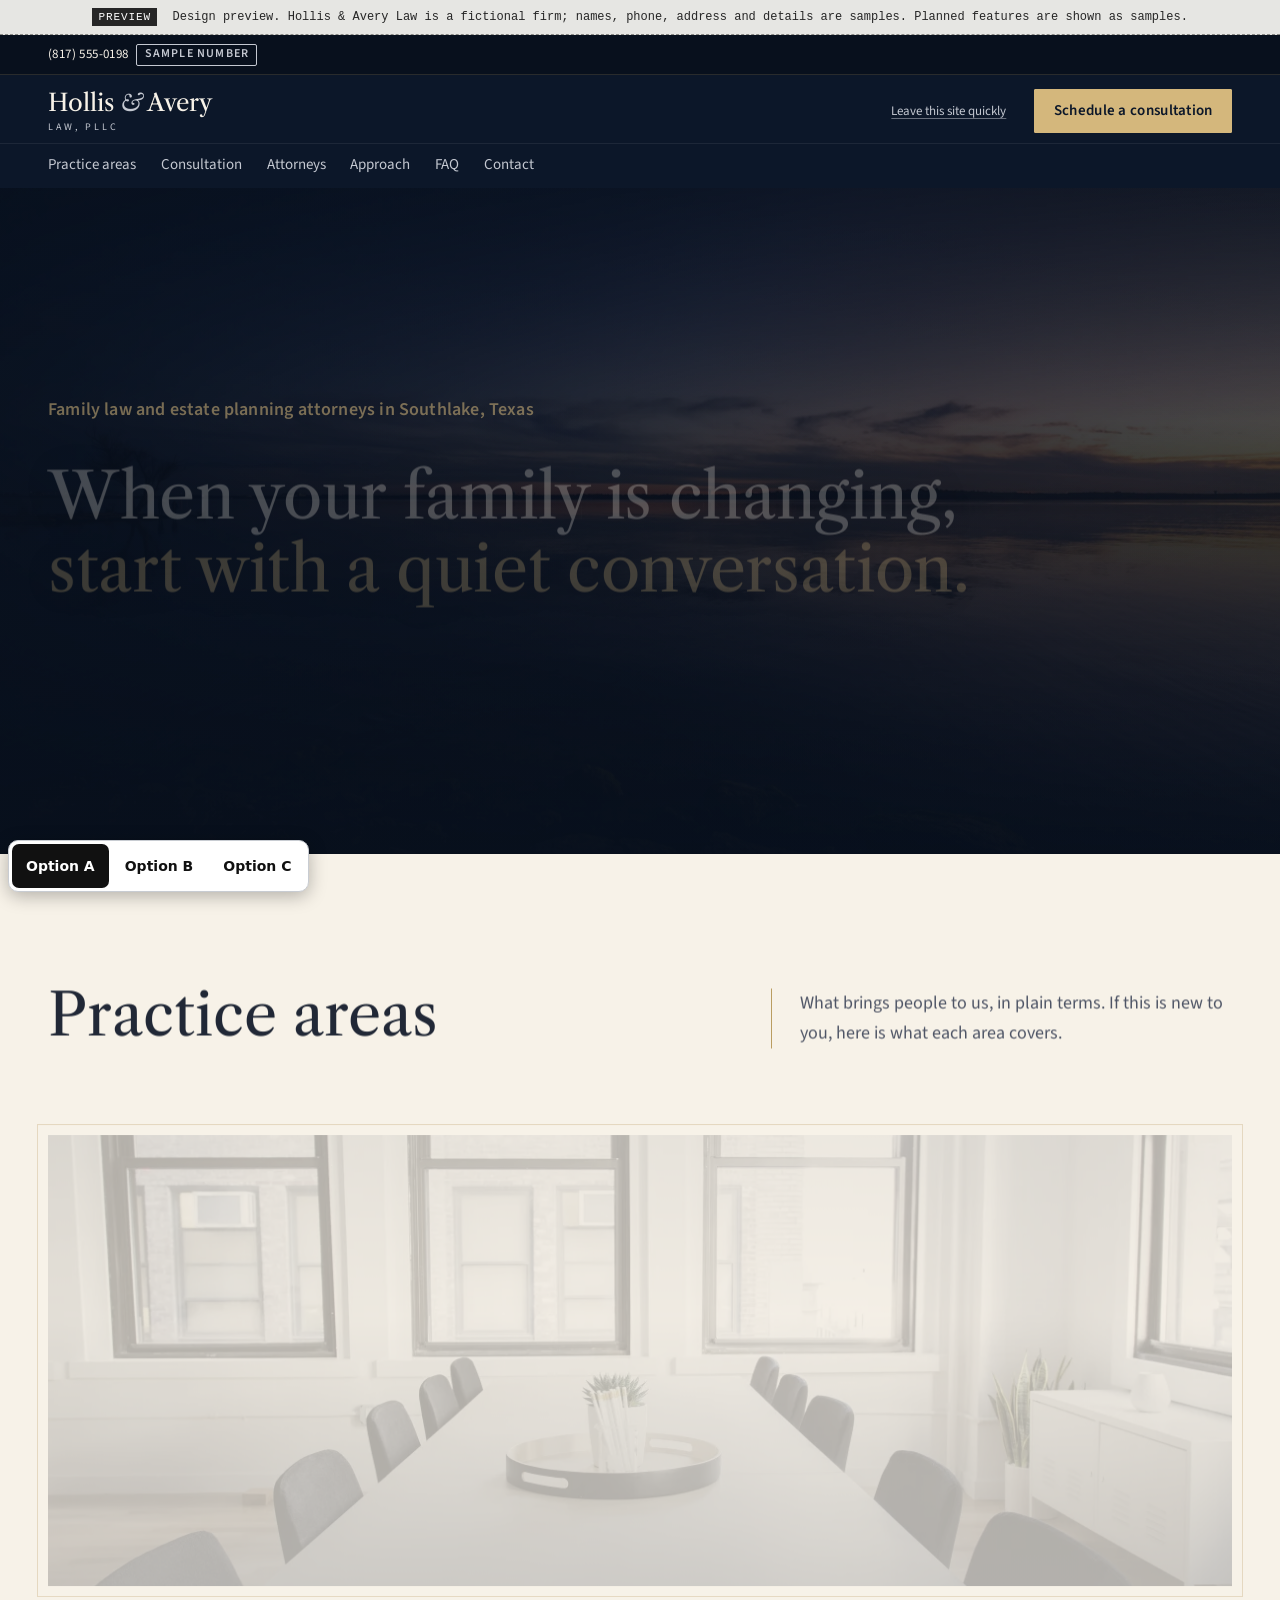
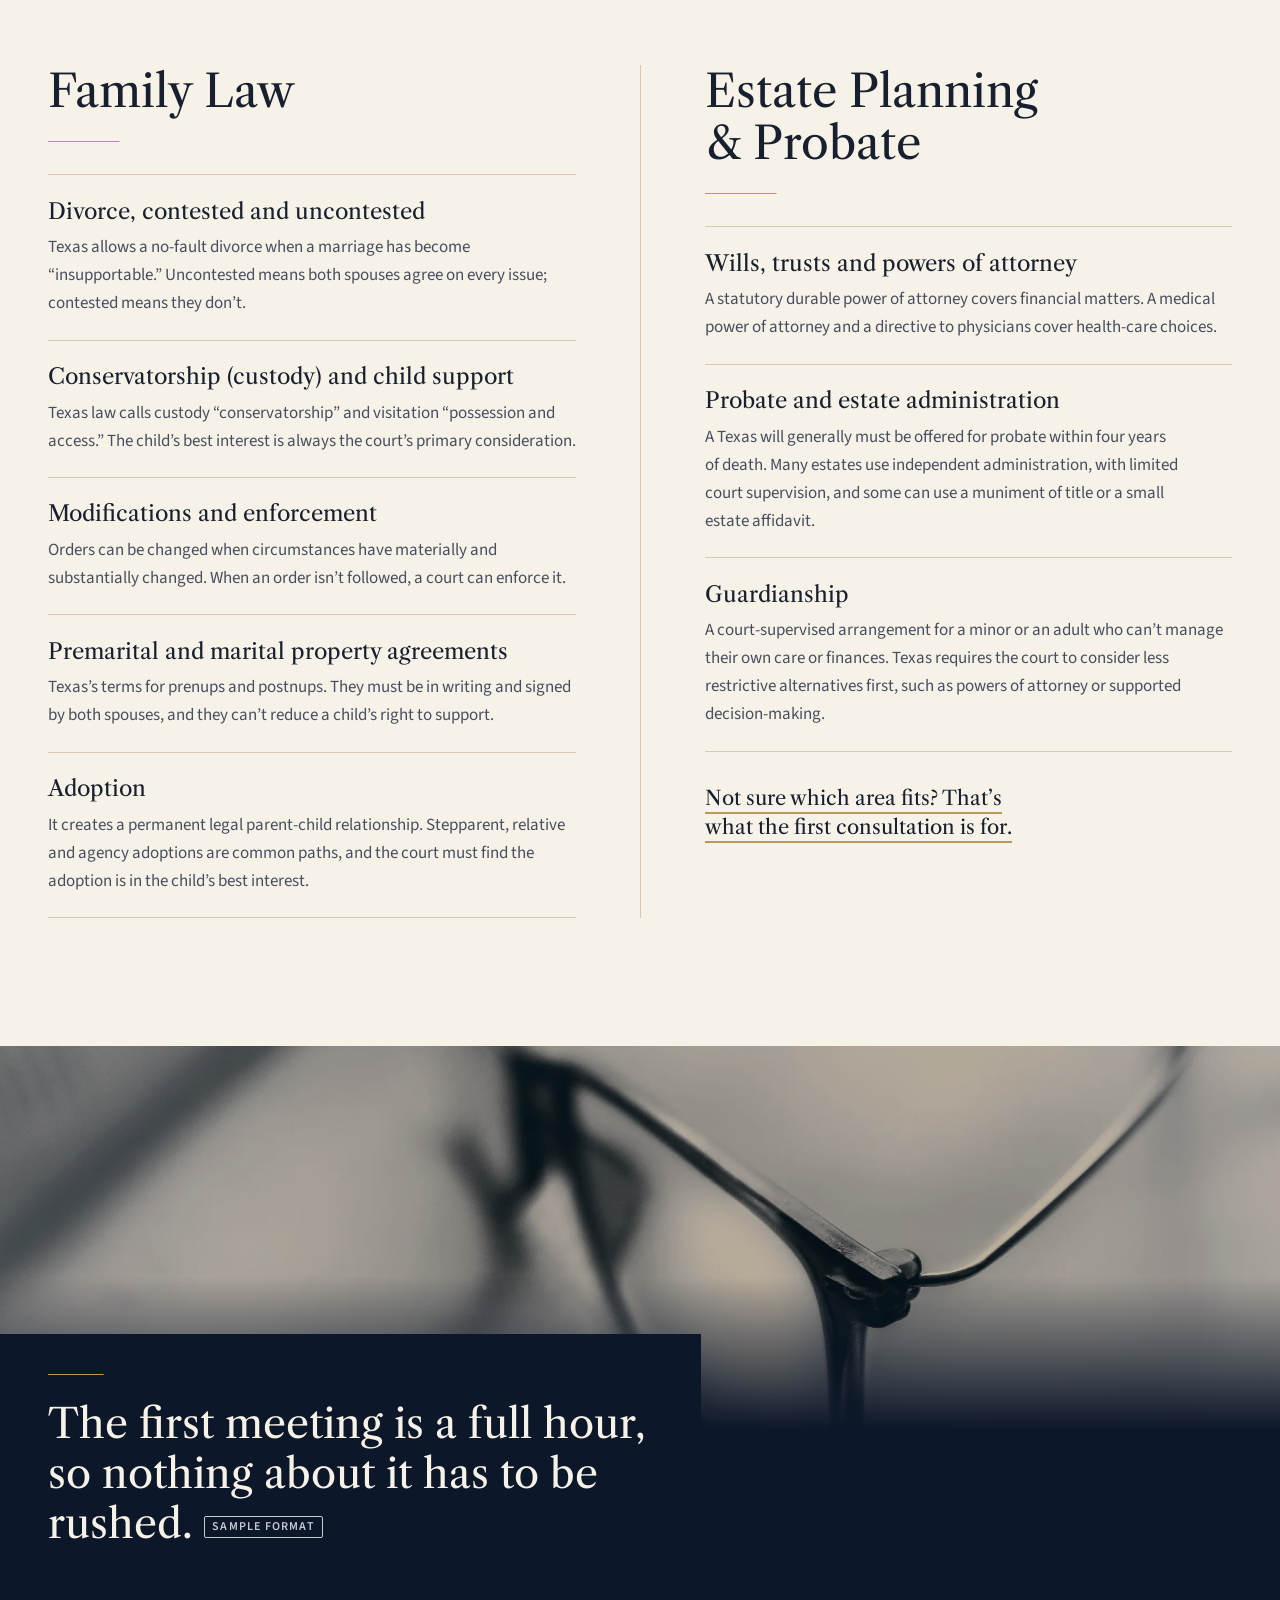
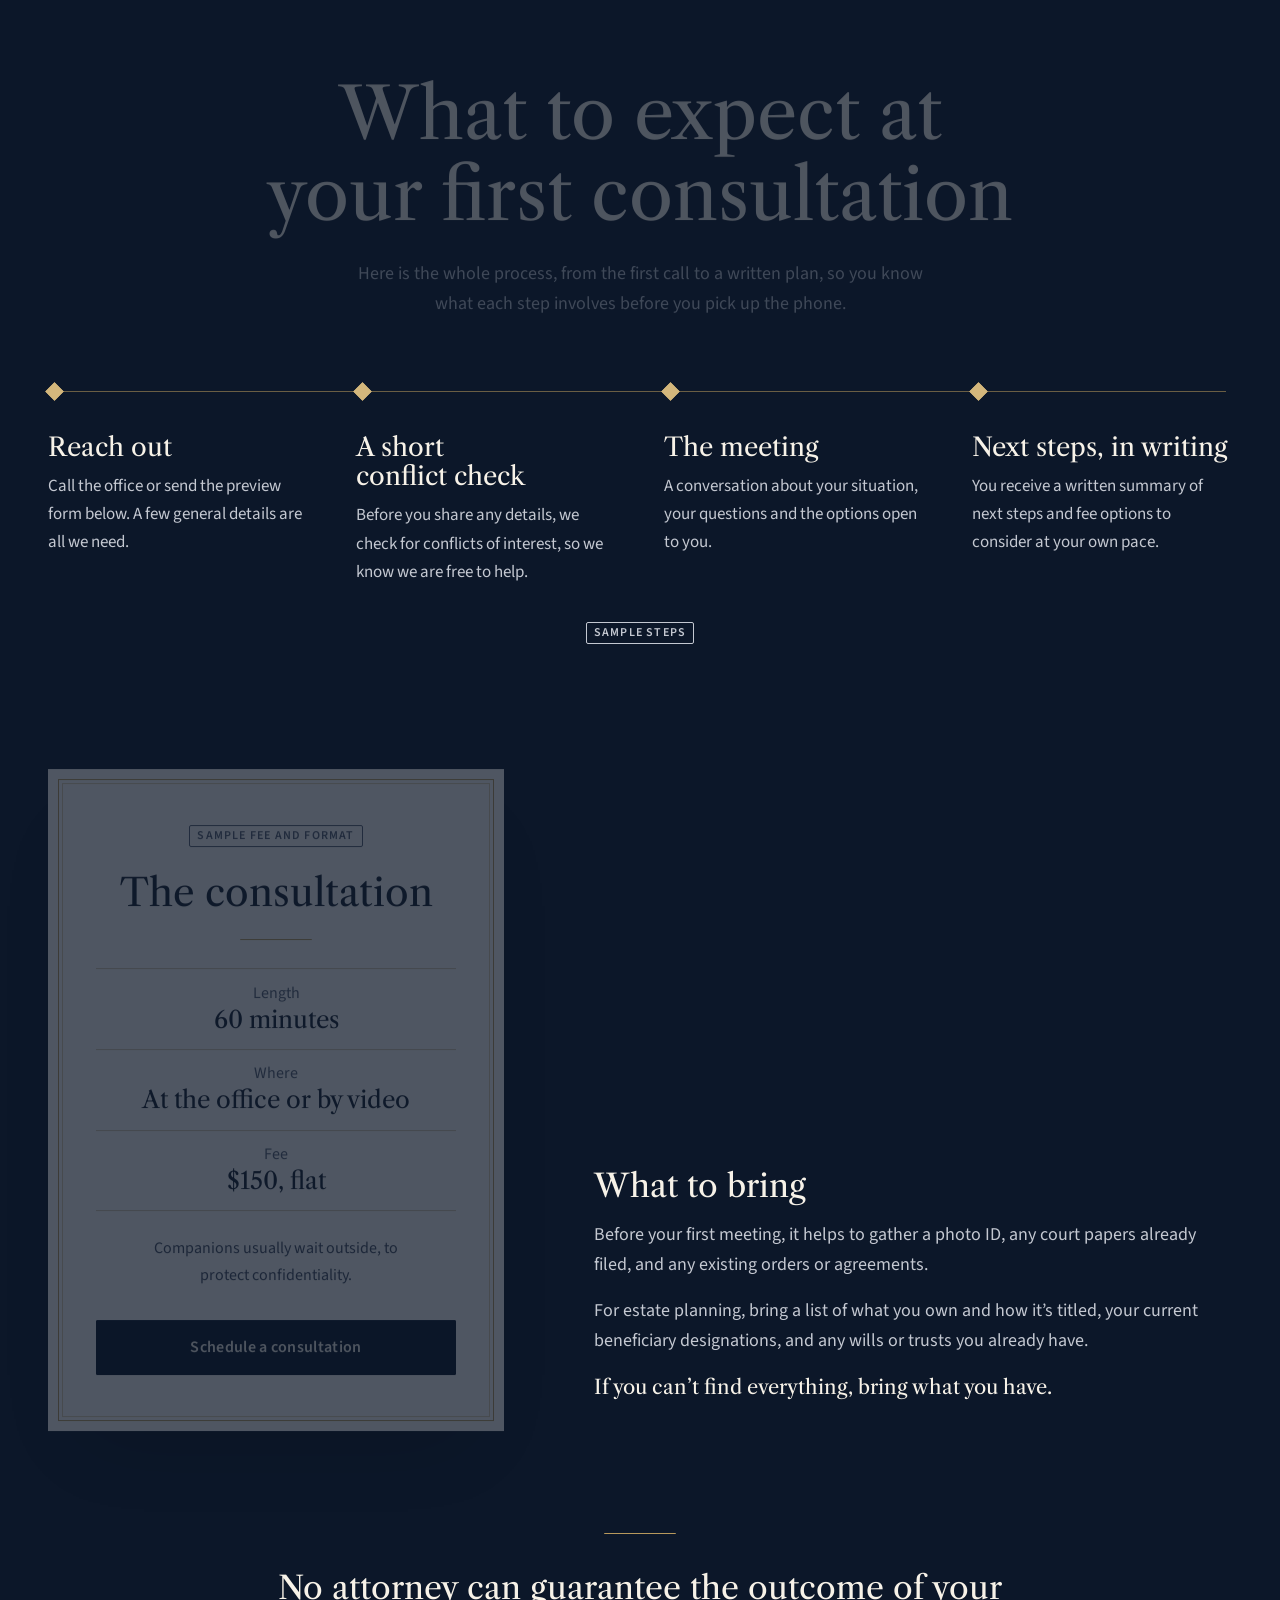
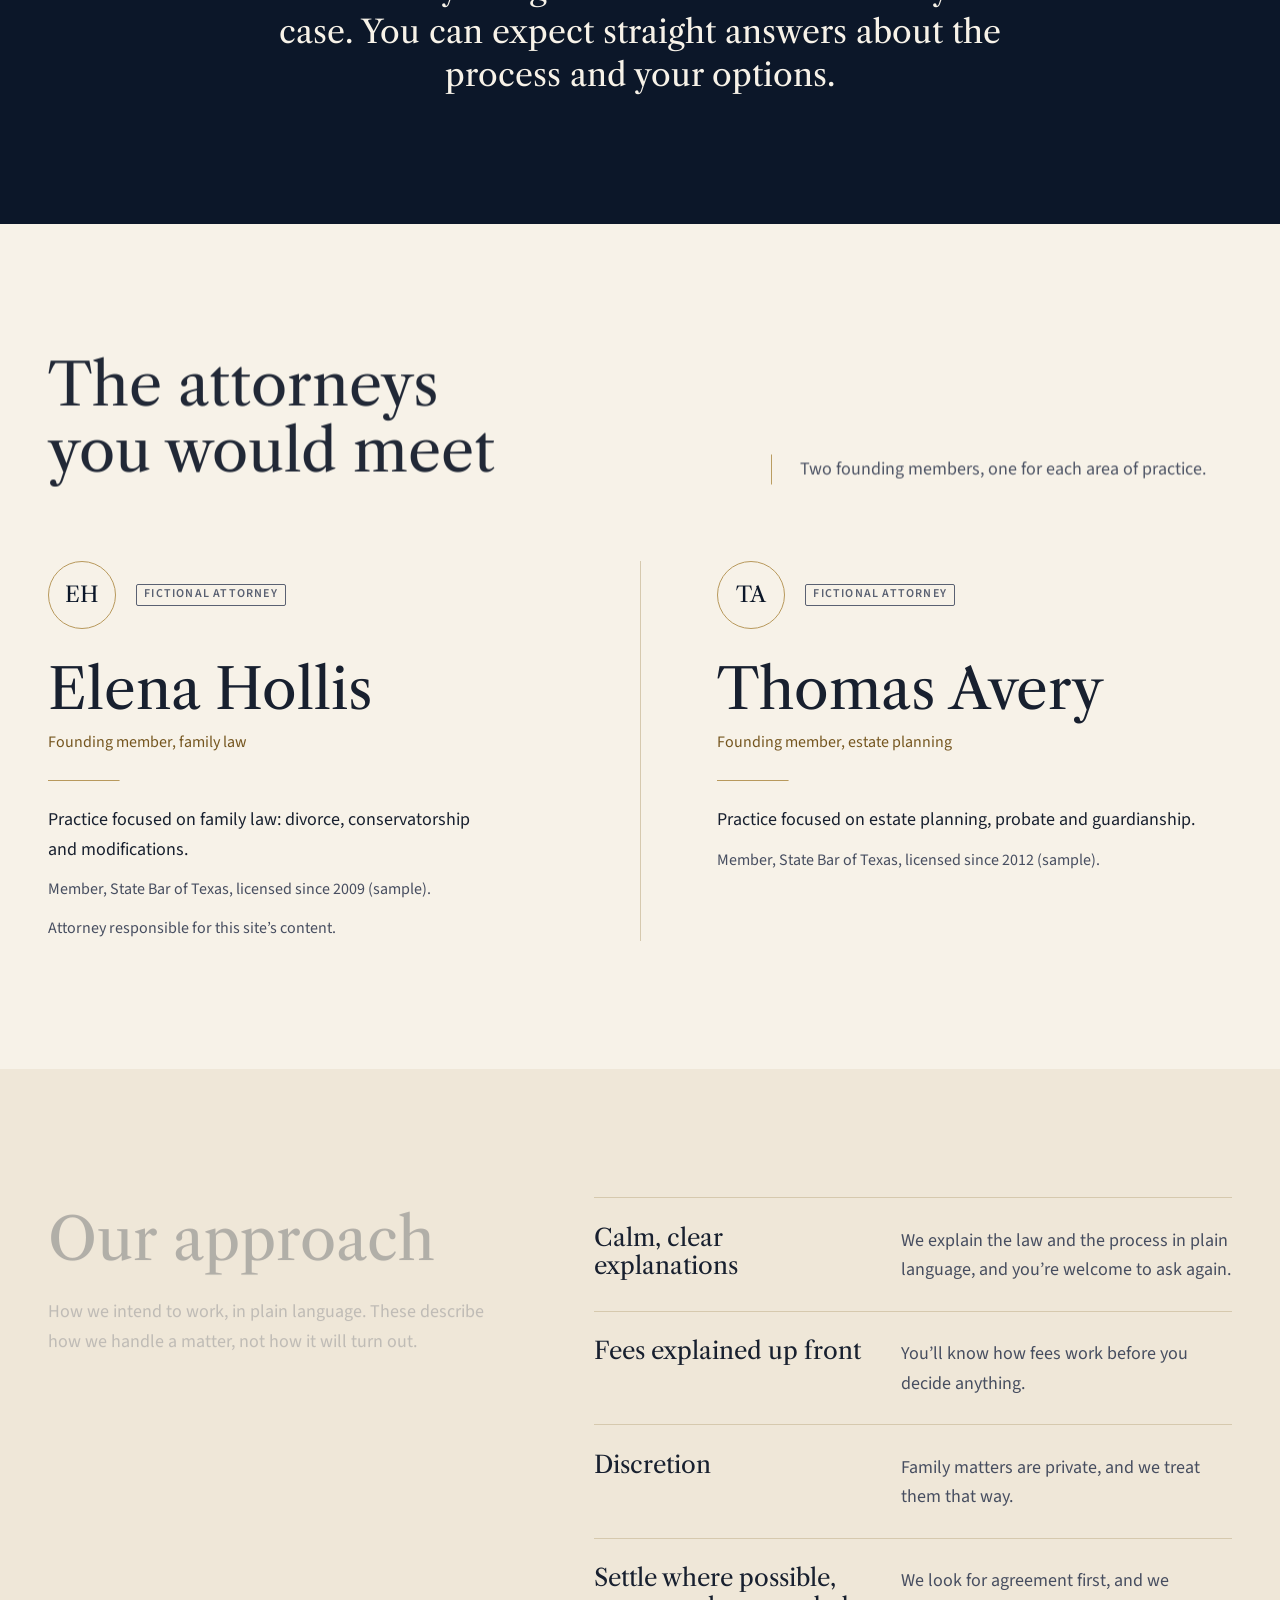
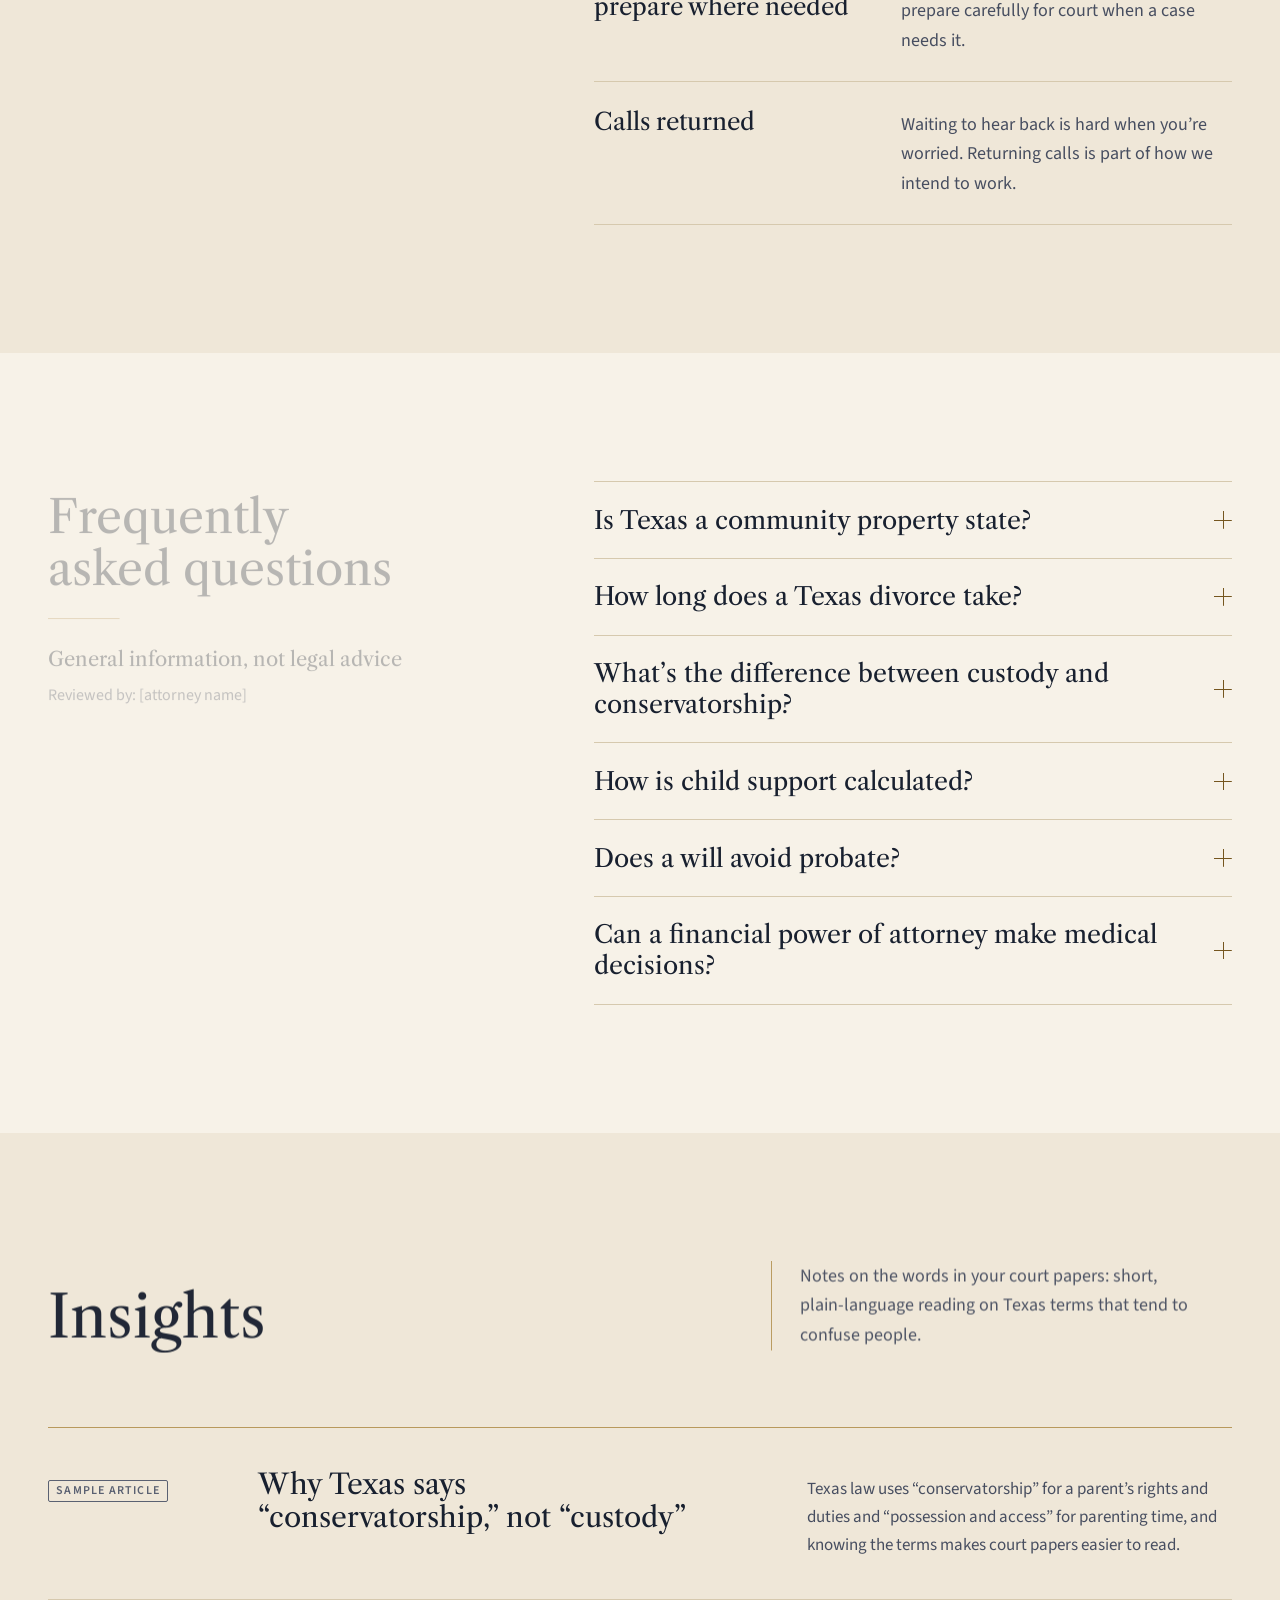
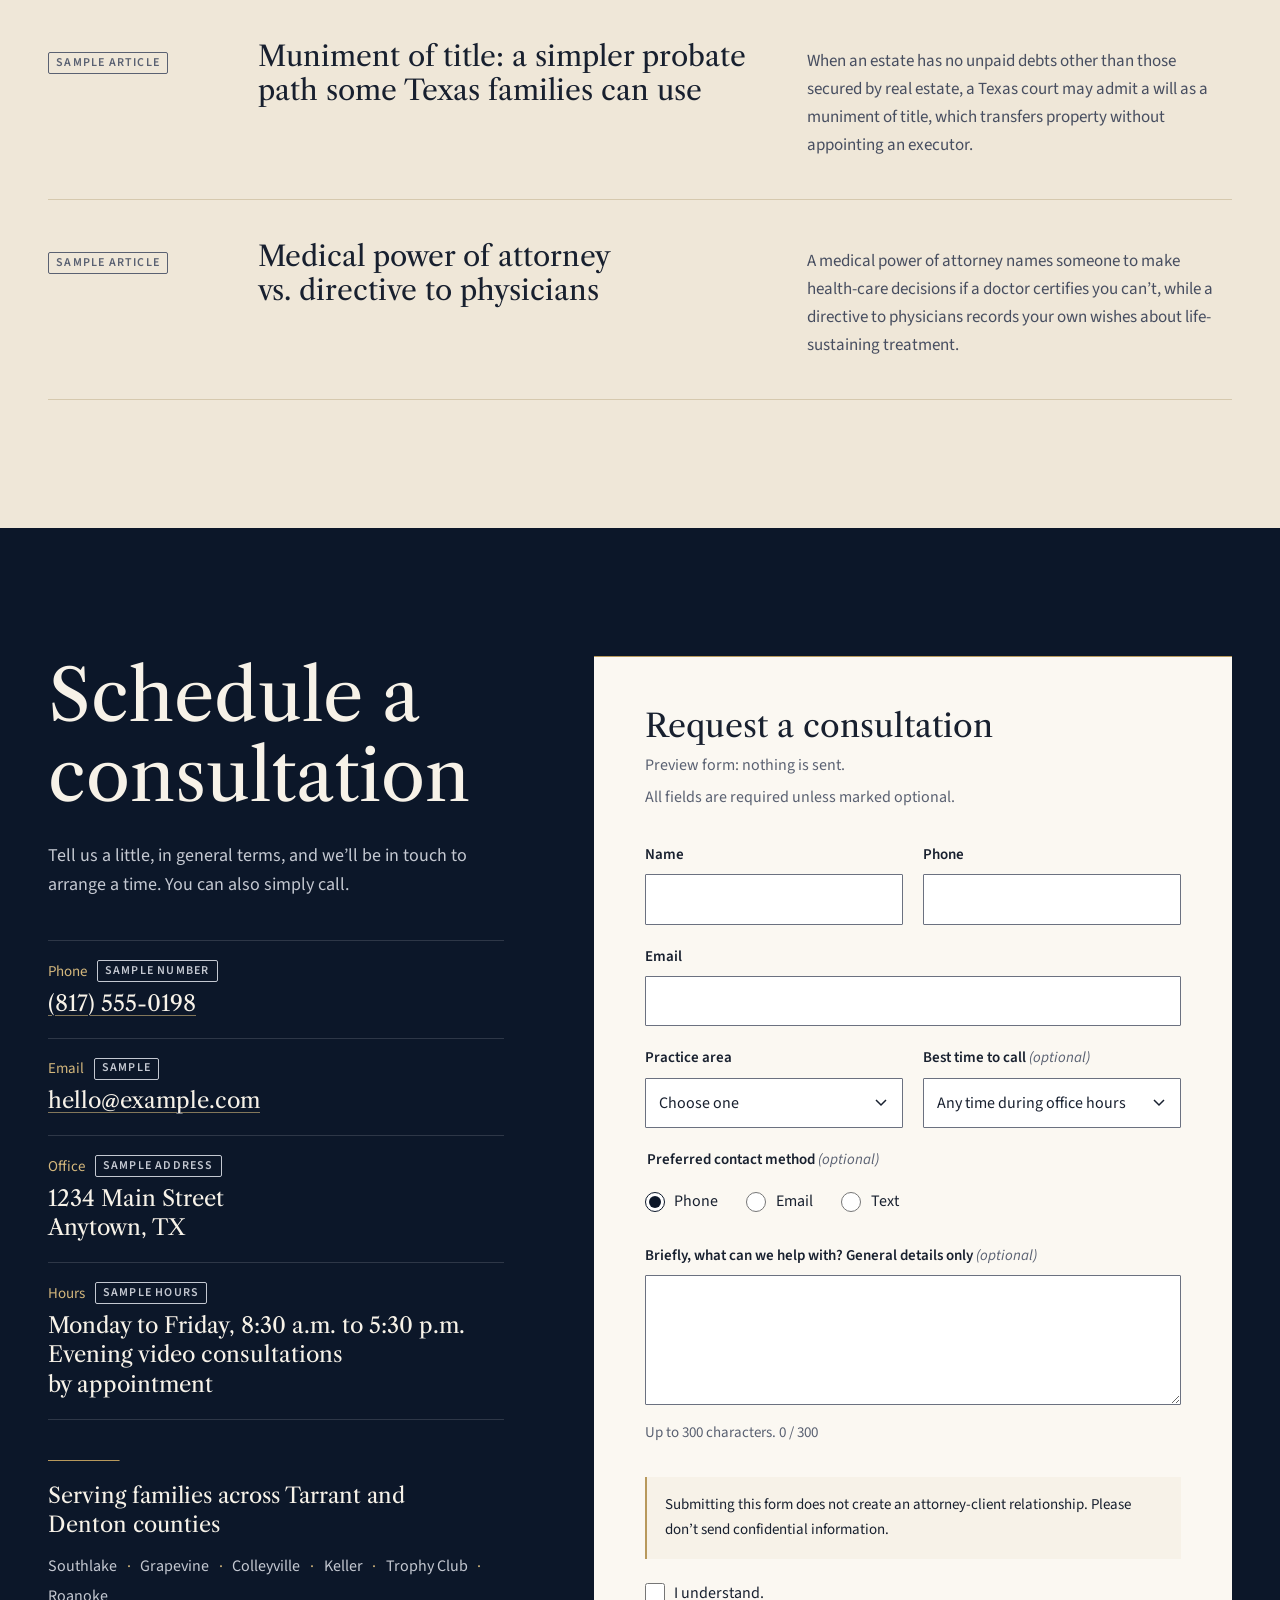
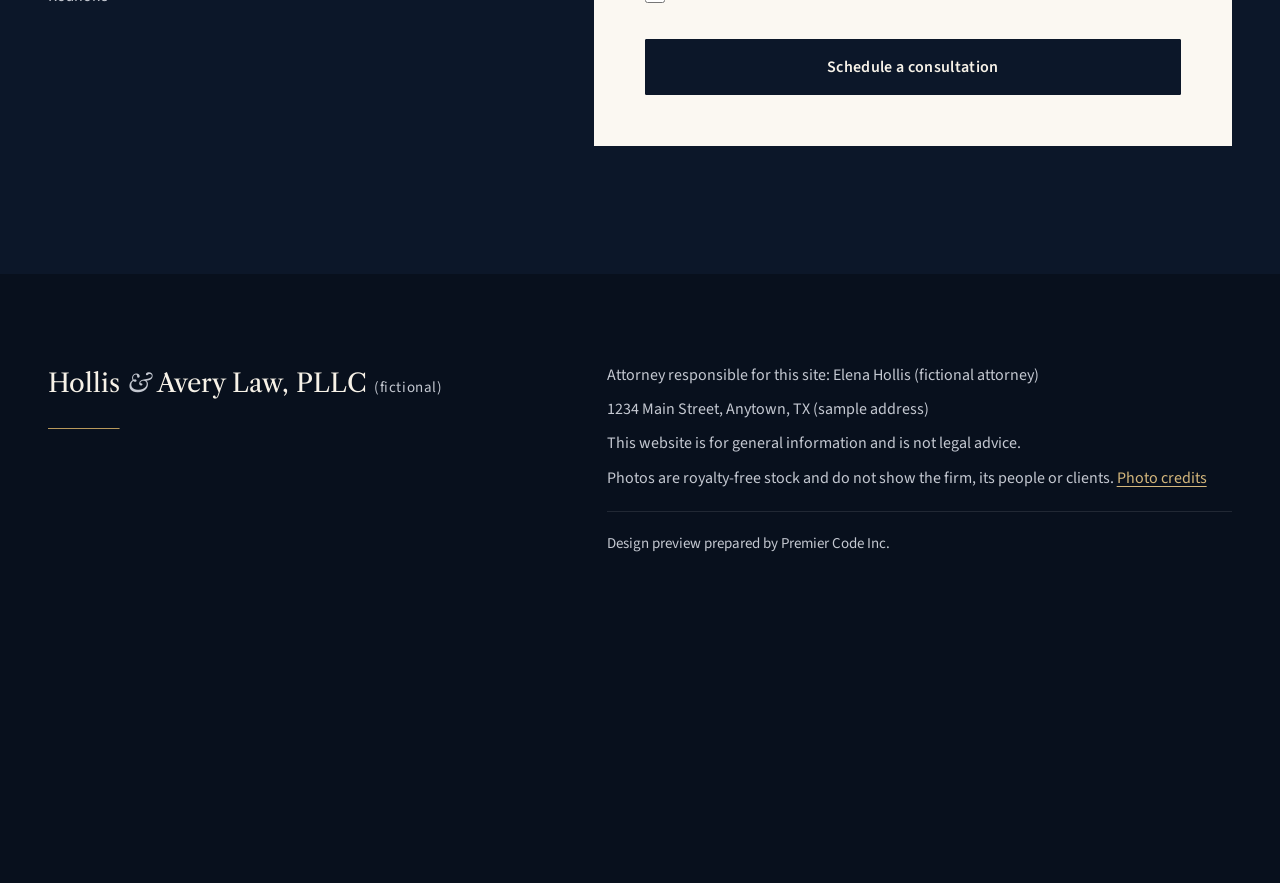
<file: index.html>
<!doctype html>
<html lang="en">
<head>
<meta charset="utf-8">
<meta name="viewport" content="width=device-width, initial-scale=1">
<meta name="robots" content="noindex, nofollow">
<meta http-equiv="refresh" content="0; url=option-a/">
<title>Design preview: Hollis &amp; Avery Law (fictional)</title>
<style>body{font:17px/1.5 system-ui,-apple-system,"Segoe UI",sans-serif;max-width:36rem;margin:15vh auto;padding:0 1.25rem;color:#1d232b}a{color:#0b4f8a}</style>
</head>
<body>
<main>
<h1>Design preview</h1>
<p>Taking you to the first design option. If nothing happens, <a href="option-a/">open Option A</a>.</p>
<p>Hollis &amp; Avery Law is a fictional firm. Names, phone, address and details are samples.</p>
</main>
</body>
</html>
</file>
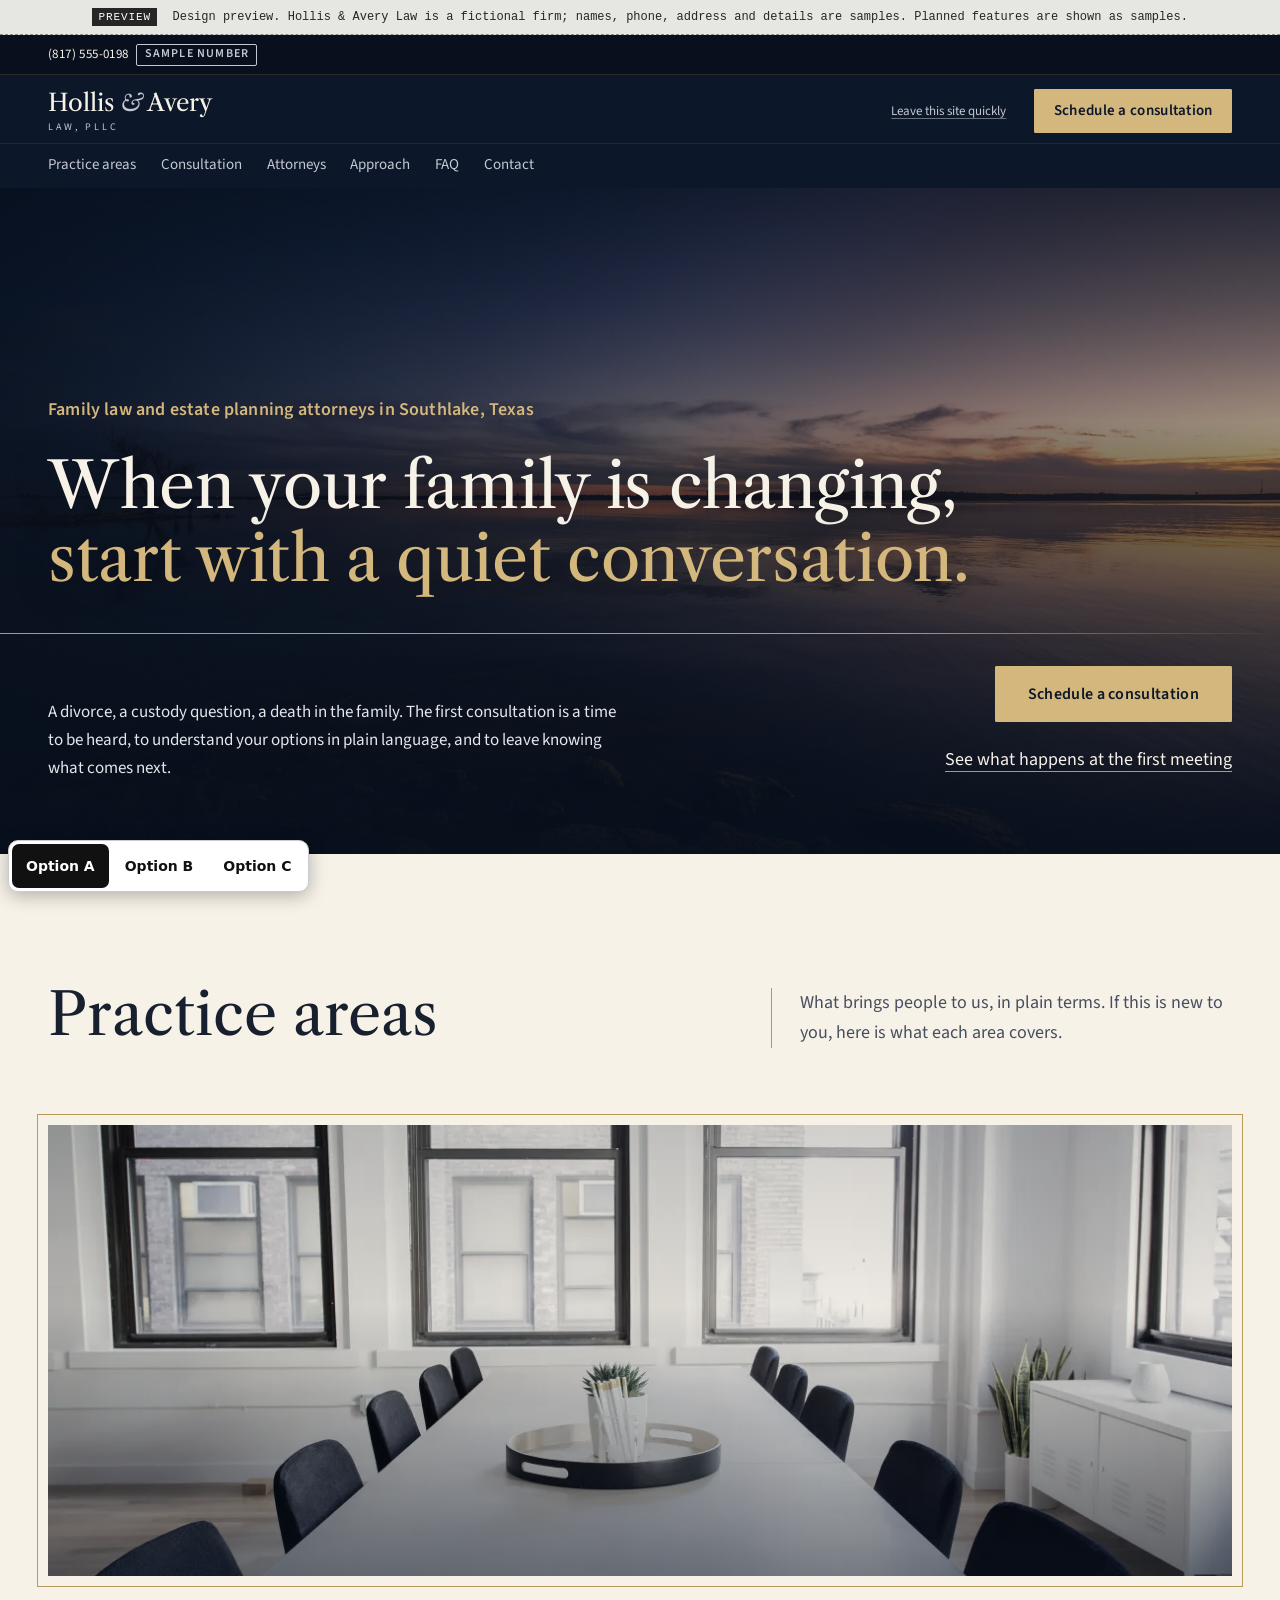
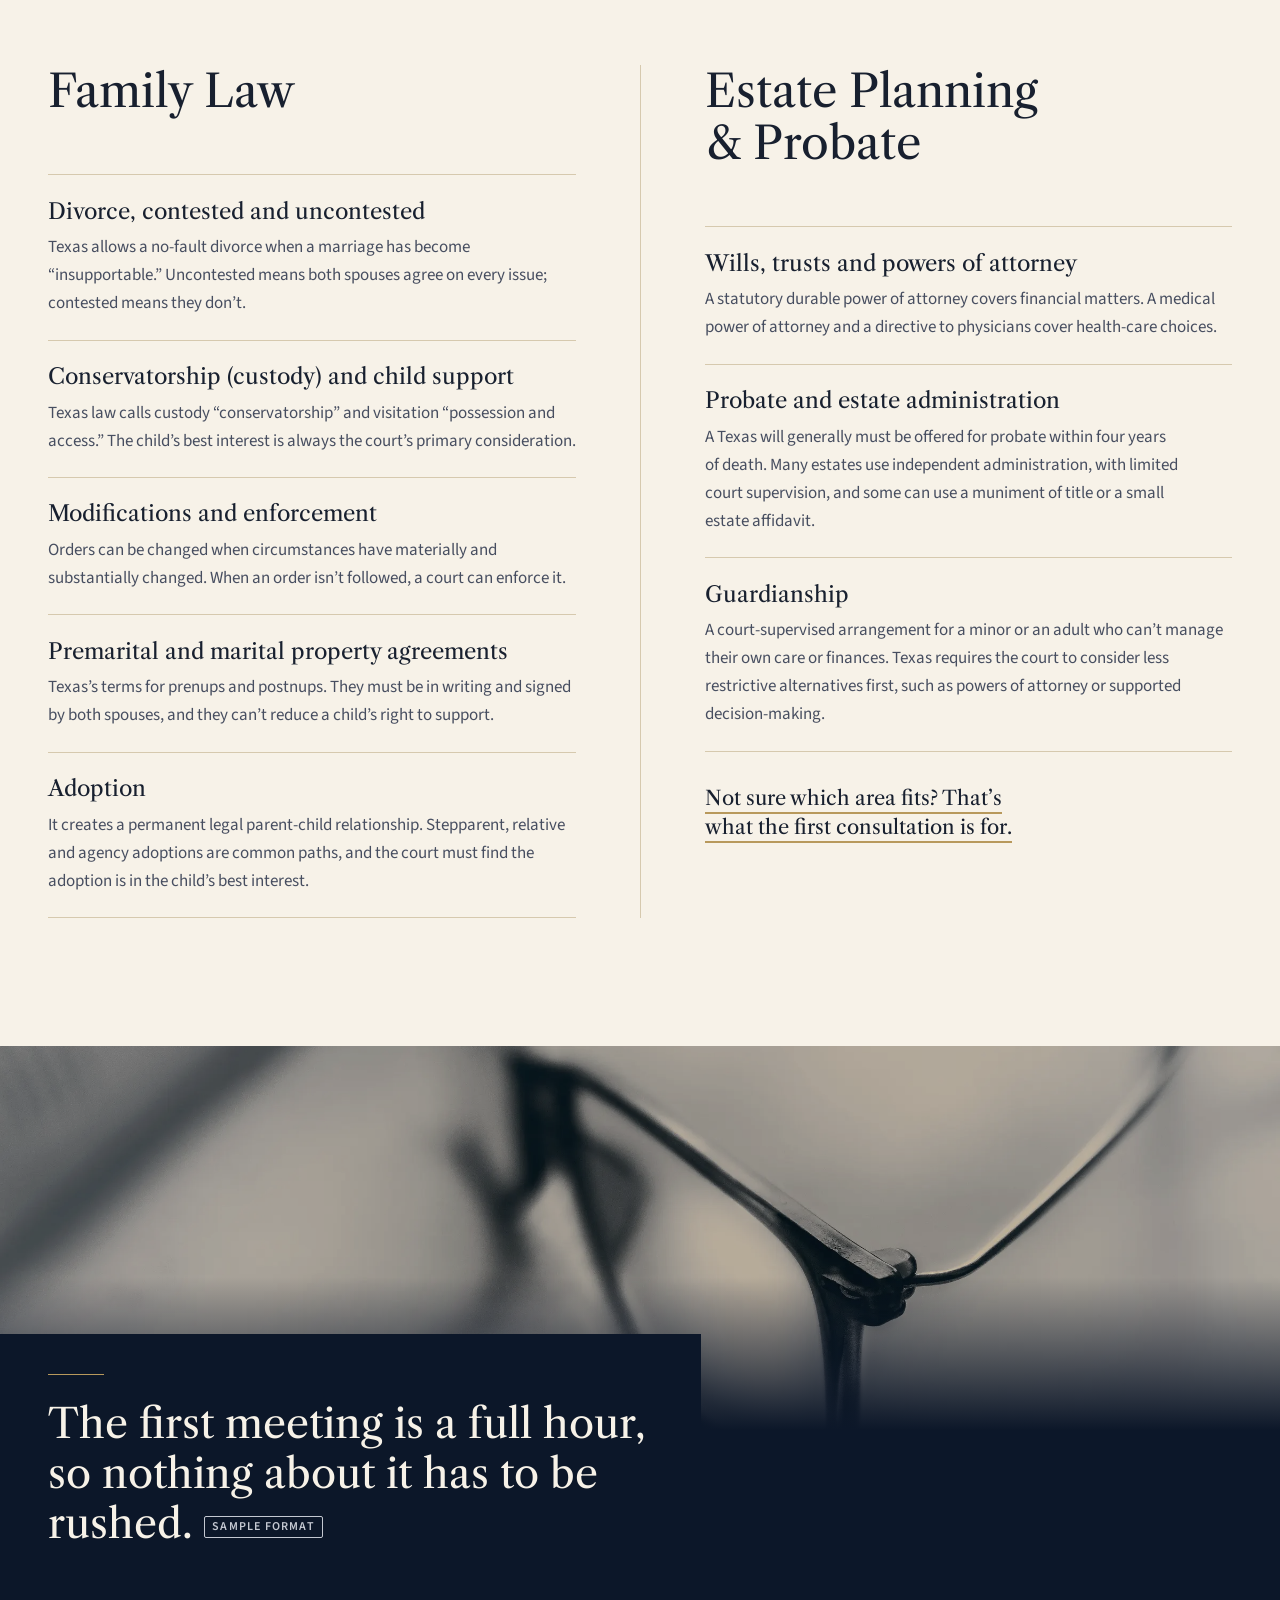
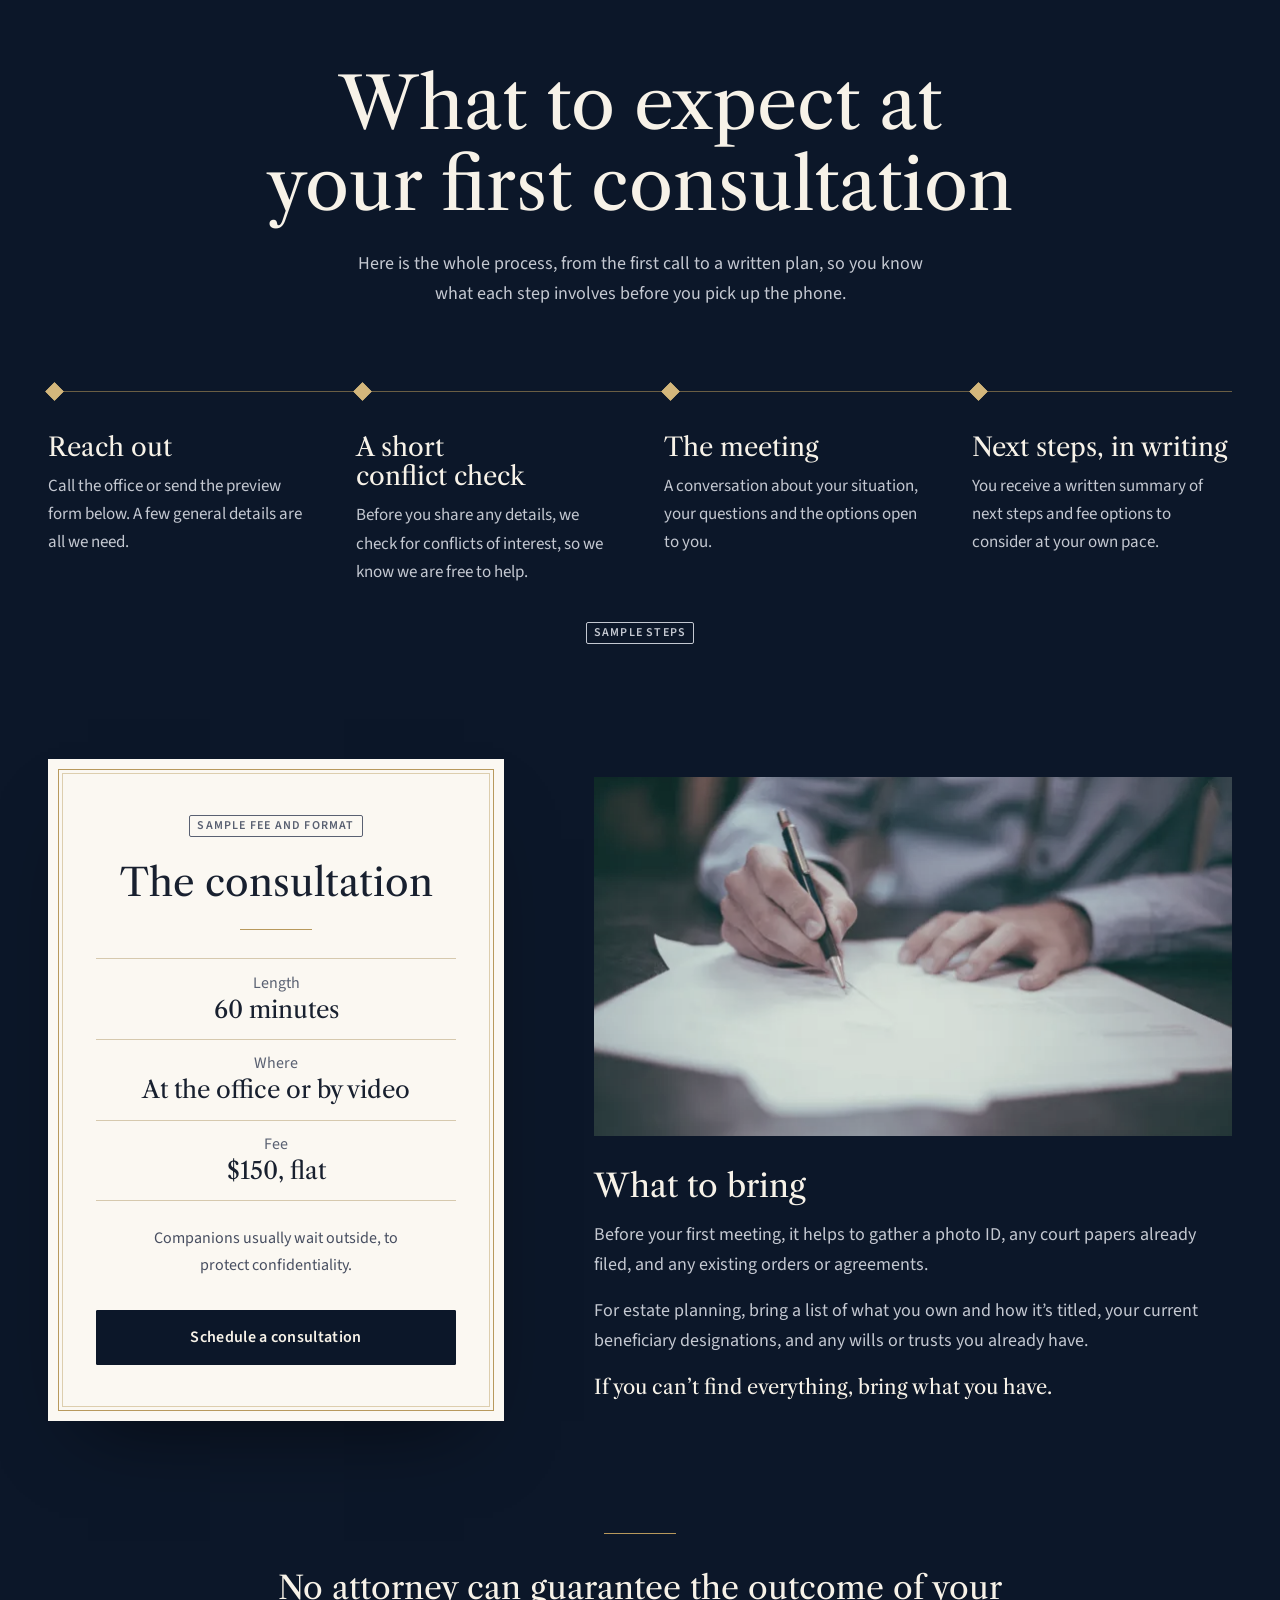
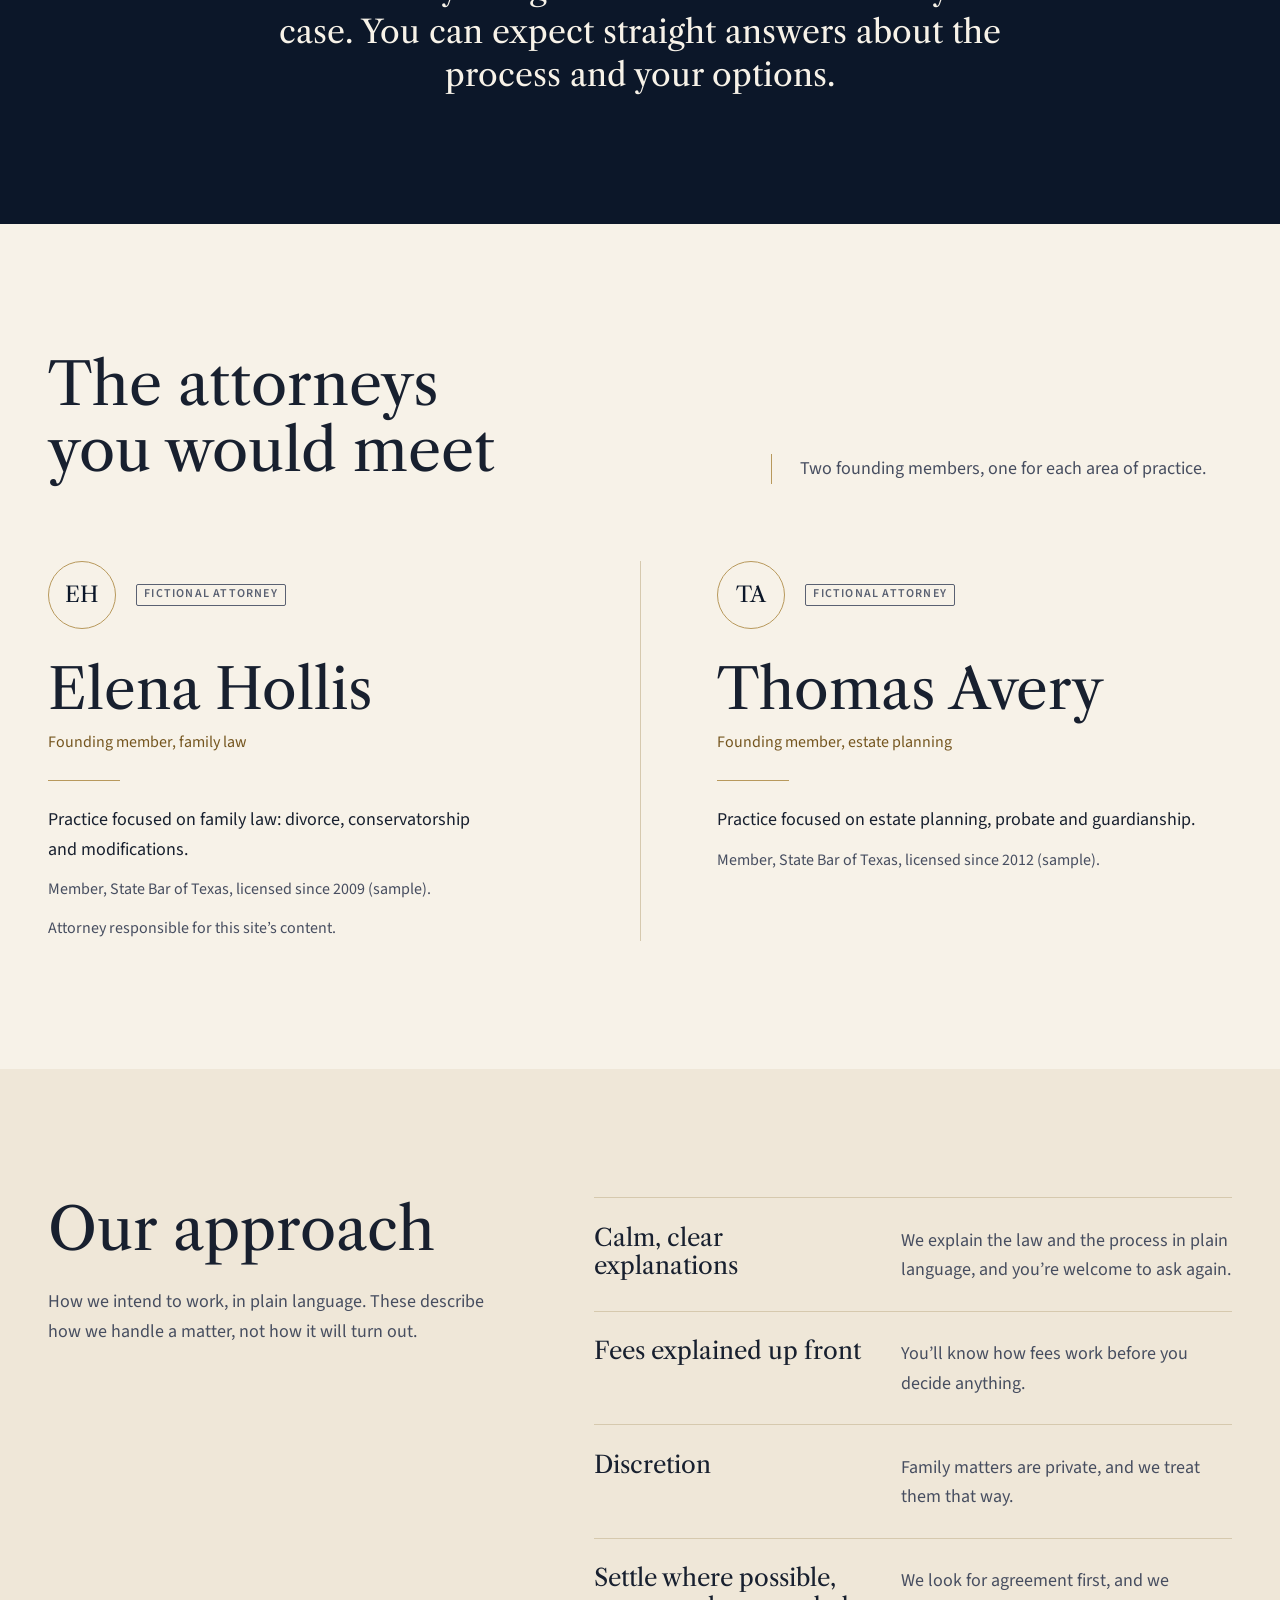
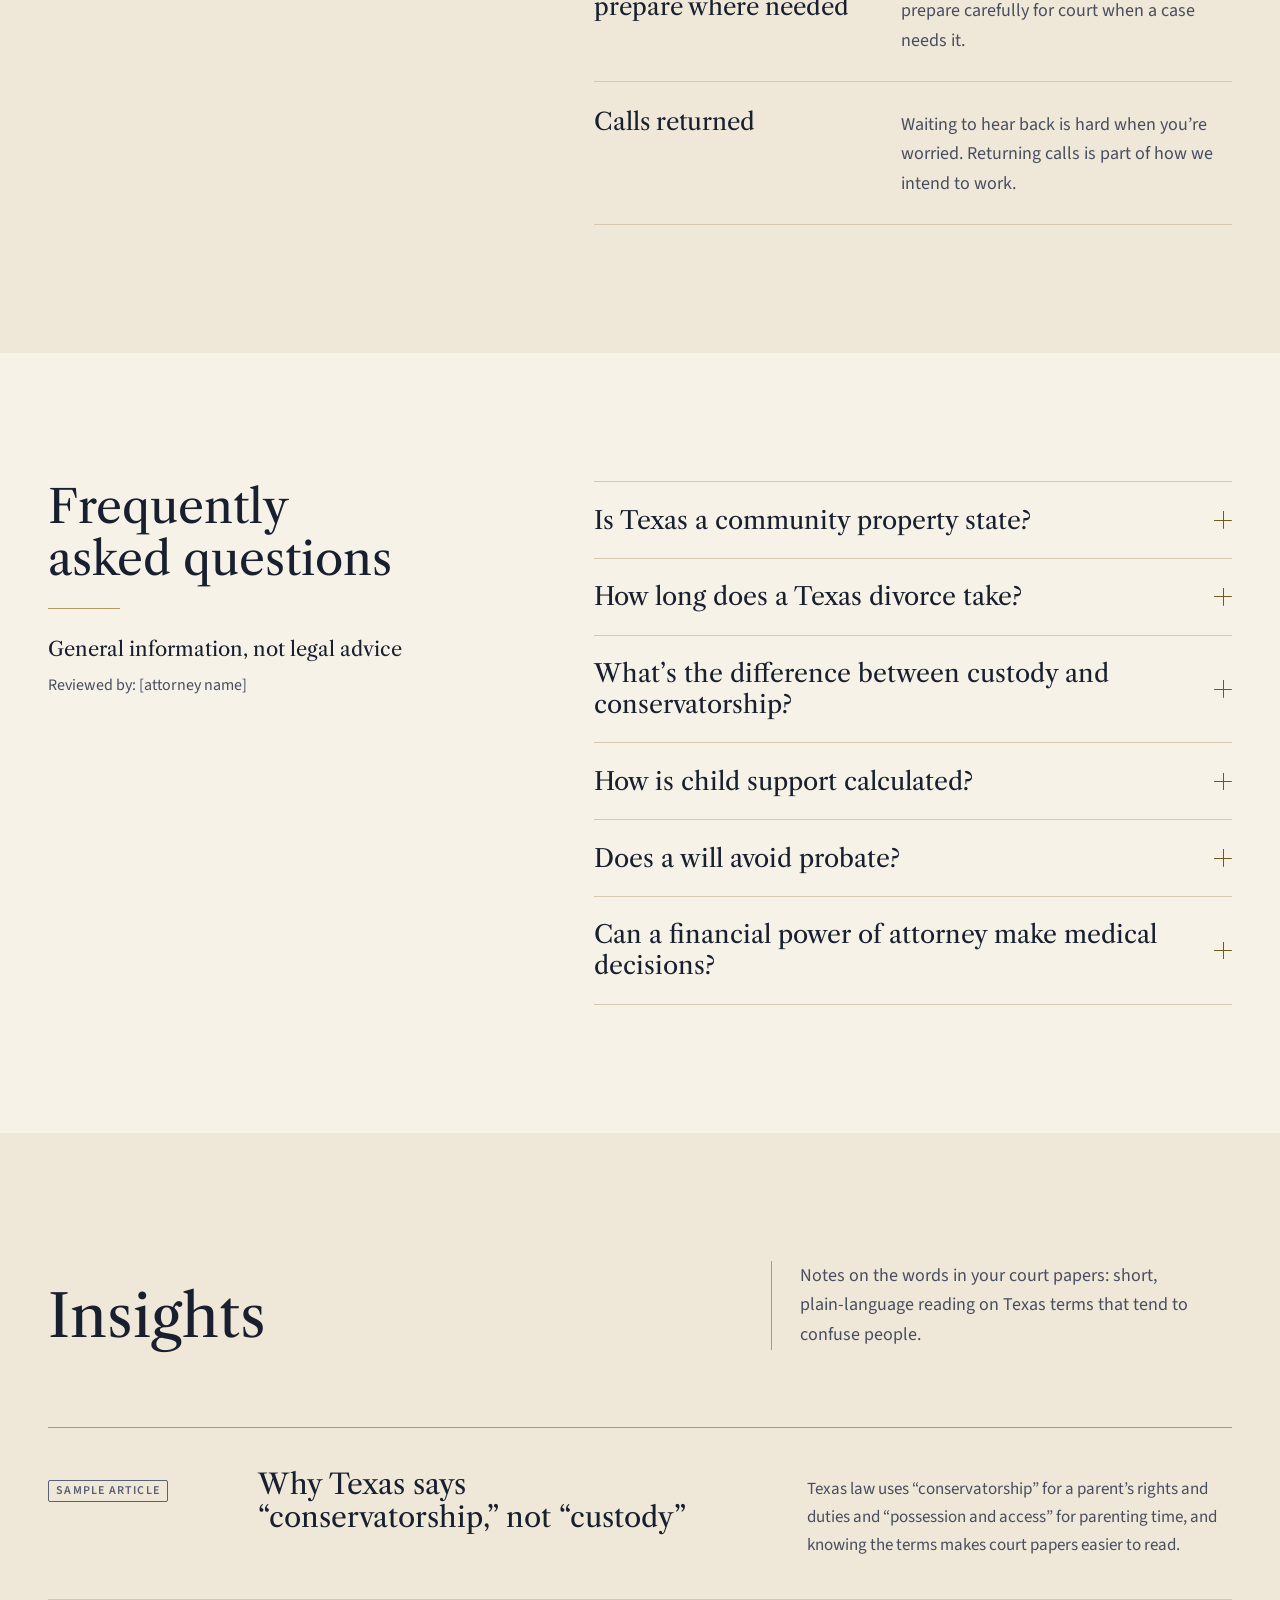
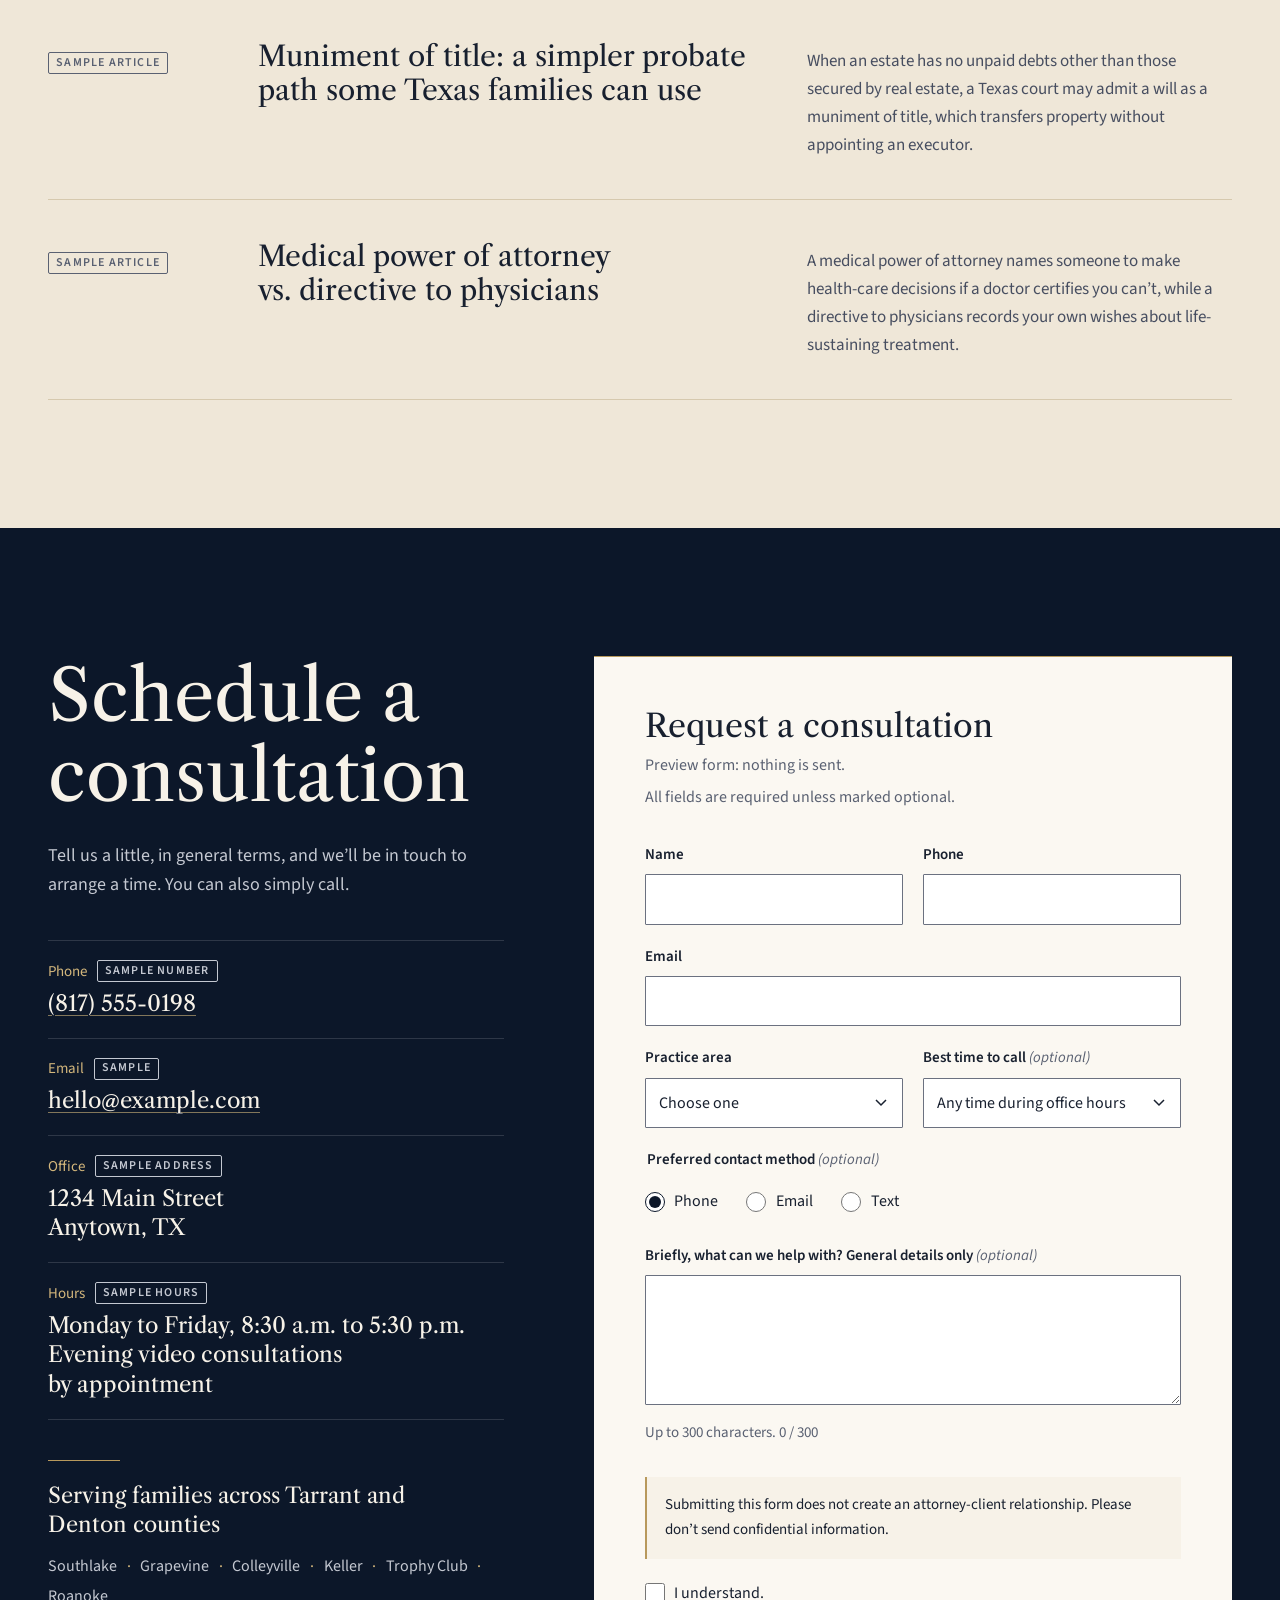
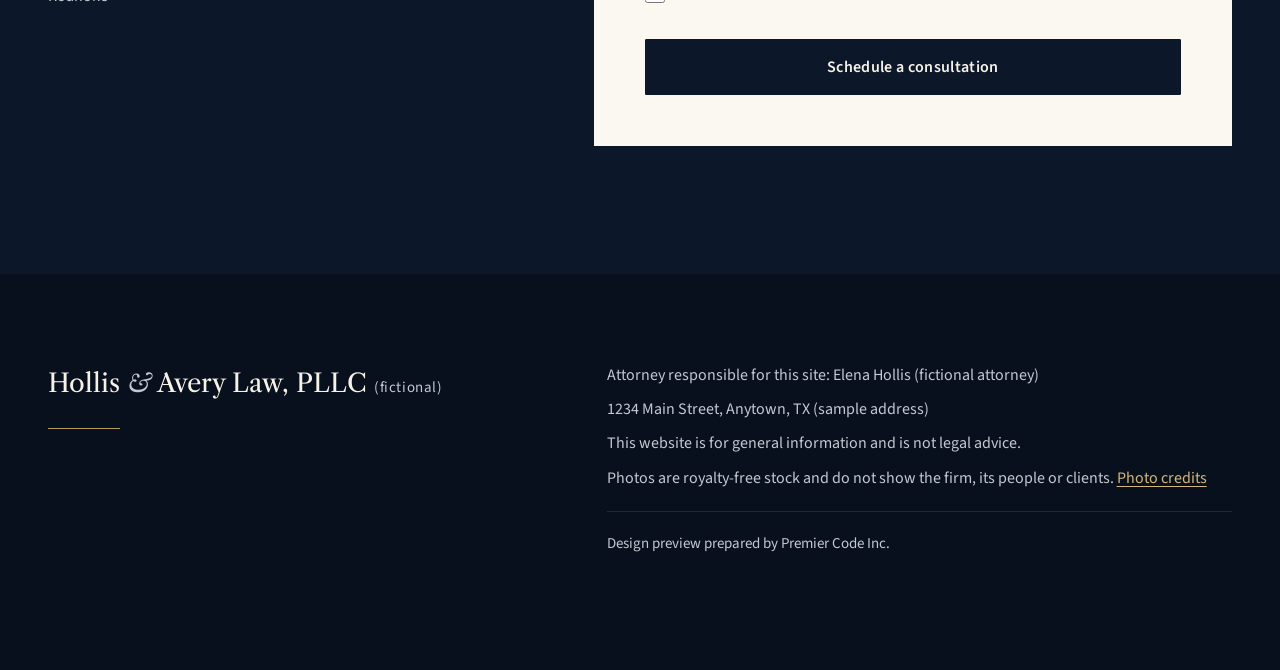
<file: option-a/index.html>
<!DOCTYPE html>
<!--
  PITCH NOTE, Option A "Quiet authority": a lamplit office at dusk in deep navy and ivory, set in Caslon with thin gold rules, so a stressed visitor feels shown into a quiet room rather than sold to.
  Look first at: the hero, where a gold horizon rule draws across the lake at dusk under a film-title headline, then "What to expect at your first consultation", where the consultation itself is presented on an ivory card like engraved stationery.
-->
<html lang="en">
<head>
  <meta charset="utf-8">
  <meta name="viewport" content="width=device-width, initial-scale=1">
  <meta name="robots" content="noindex, nofollow">
  <title>Hollis &amp; Avery Law | Family Law and Estate Planning in Southlake, Texas (Design Preview)</title>
  <meta name="description" content="A calm first conversation about divorce, conservatorship (custody), wills, probate or guardianship. Learn what happens at your first consultation with Hollis &amp; Avery Law in Southlake, Texas. Design preview with a fictional firm.">
  <meta name="theme-color" content="#0b1524">
  <link rel="preconnect" href="https://fonts.googleapis.com">
  <link rel="preconnect" href="https://fonts.gstatic.com" crossorigin>
  <link href="https://fonts.googleapis.com/css2?family=Libre+Caslon+Text:ital,wght@0,400;0,700;1,400&family=Source+Sans+3:ital,wght@0,400;0,600;1,400&display=swap" rel="stylesheet">
  <link rel="preload" as="image" href="../assets/img/lake-dusk-01-1200.webp" imagesrcset="../assets/img/lake-dusk-01-640.webp 640w, ../assets/img/lake-dusk-01-1200.webp 1200w, ../assets/img/lake-dusk-01-2400.webp 2400w" imagesizes="100vw">
  <link rel="stylesheet" href="styles.css">
  <script src="main.js" defer></script>
</head>
<body>
  <a class="skip-link" href="#main">Skip to main content</a>

  <!-- Design preview bar: deliberately styled as a neutral tool strip, not the firm's brand -->
  <div class="preview-bar" role="note" aria-label="Design preview notice">
    <p><span class="preview-bar__tag">Preview</span> Design preview. Hollis &amp; Avery Law is a fictional firm; names, phone, address and details are samples. Planned features are shown as samples.</p>
  </div>

  <header class="site-header">
    <div class="utility">
      <div class="utility__inner">
        <p class="header-phone">
          <a href="tel:+18175550198">(817) 555-0198</a>
          <span class="tag tag--dark">Sample number</span>
        </p>
      </div>
    </div>
    <div class="site-header__inner">
      <!-- PLACEHOLDER: quick-exit link, confirm with client -->
      <a class="quick-exit" href="https://weather.com/" rel="noopener noreferrer">Leave this site quickly</a>

      <a class="brand" href="#top">
        <span class="brand__name">Hollis <span class="brand__amp">&amp;</span> Avery</span>
        <span class="brand__sub">Law, PLLC</span>
      </a>

      <nav class="site-nav" aria-label="Primary">
        <ul>
          <li><a href="#practice">Practice<span class="nav-full">&nbsp;areas</span></a></li>
          <li><a href="#consultation">Consult<span class="nav-full">ation</span></a></li>
          <li><a href="#attorneys">Attorneys</a></li>
          <li class="nav-wide"><a href="#approach">Approach</a></li>
          <li><a href="#faq">FAQ</a></li>
          <li><a href="#contact">Contact</a></li>
        </ul>
      </nav>

      <a class="btn btn--gold btn--sm header-cta" href="#contact">Schedule<span class="sm-hidden">&nbsp;a consultation</span></a>
    </div>
  </header>

  <main id="main" tabindex="-1">
    <!-- Hero: dusk over still water, a film-title headline and a gold horizon rule -->
    <section class="hero" id="top" aria-labelledby="hero-title">
      <div class="hero__media">
        <img
          src="../assets/img/lake-dusk-01-1200.webp"
          srcset="../assets/img/lake-dusk-01-640.webp 640w, ../assets/img/lake-dusk-01-1200.webp 1200w, ../assets/img/lake-dusk-01-2400.webp 2400w"
          sizes="100vw"
          width="2400" height="1597"
          alt="Still water reflecting a soft dusk sky over a rocky shoreline"
          fetchpriority="high">
      </div>
      <div class="hero__veil" aria-hidden="true"></div>

      <div class="hero__inner">
        <p class="hero__place">Family law and estate planning attorneys in Southlake, Texas</p>
        <h1 class="hero__title" id="hero-title">When your family is changing, <em>start with a quiet conversation.</em></h1>
        <span class="hero__horizon" aria-hidden="true"></span>
        <div class="hero__foot">
          <p class="hero__lede">A divorce, a custody question, a death in the family. The first consultation is a time to be heard, to understand your options in plain language, and to leave knowing what comes next.</p>
          <div class="hero__actions">
              <a class="btn btn--gold" href="#contact">Schedule a consultation</a>
              <a class="hero__more" href="#consultation">See what happens at the first meeting</a>
            </div>
        </div>
      </div>
    </section>

    <!-- Practice areas -->
    <section class="section section--ivory" id="practice" aria-labelledby="practice-title">
      <div class="container">
        <header class="section-head section-head--split reveal">
          <h2 class="section-title" id="practice-title">Practice areas</h2>
          <p class="section-lede">What brings people to us, in plain terms. If this is new to you, here is what each area covers.</p>
        </header>

        <figure class="practice__band reveal">
          <img
            src="../assets/img/conference-table-windows-01-1200.webp"
            srcset="../assets/img/conference-table-windows-01-640.webp 640w, ../assets/img/conference-table-windows-01-1200.webp 1200w, ../assets/img/conference-table-windows-01-2400.webp 2400w"
            sizes="(min-width: 1400px) 1240px, 92vw"
            width="2400" height="1600" loading="lazy"
            alt="Daylight from tall windows across an empty conference table">
        </figure>

        <div class="practice__groups">
          <article class="matter" aria-labelledby="pa-family">
            <h3 class="matter__title" id="pa-family">Family Law</h3>
            <span class="rule" aria-hidden="true"></span>
            <dl class="matter__list">
              <div>
                <dt>Divorce, contested and uncontested</dt>
                <dd>Texas allows a no-fault divorce when a marriage has become &ldquo;insupportable.&rdquo; Uncontested means both spouses agree on every issue; contested means they don&rsquo;t.</dd>
              </div>
              <div>
                <dt>Conservatorship (custody) and child support</dt>
                <dd>Texas law calls custody &ldquo;conservatorship&rdquo; and visitation &ldquo;possession and access.&rdquo; The child&rsquo;s best interest is always the court&rsquo;s primary consideration.</dd>
              </div>
              <div>
                <dt>Modifications and enforcement</dt>
                <dd>Orders can be changed when circumstances have materially and substantially changed. When an order isn&rsquo;t followed, a court can enforce it.</dd>
              </div>
              <div>
                <dt>Premarital and marital property agreements</dt>
                <dd>Texas&rsquo;s terms for prenups and postnups. They must be in writing and signed by both spouses, and they can&rsquo;t reduce a child&rsquo;s right to support.</dd>
              </div>
              <div>
                <dt>Adoption</dt>
                <dd>It creates a permanent legal parent-child relationship. Stepparent, relative and agency adoptions are common paths, and the court must find the adoption is in the child&rsquo;s best interest.</dd>
              </div>
            </dl>
          </article>

          <article class="matter" aria-labelledby="pa-estate">
            <h3 class="matter__title" id="pa-estate">Estate Planning &amp; Probate</h3>
            <span class="rule" aria-hidden="true"></span>
            <dl class="matter__list">
              <div>
                <dt>Wills, trusts and powers of attorney</dt>
                <dd>A statutory durable power of attorney covers financial matters. A medical power of attorney and a directive to physicians cover health-care choices.</dd>
              </div>
              <div>
                <dt>Probate and estate administration</dt>
                <dd>A Texas will generally must be offered for probate within four years of death. Many estates use independent administration, with limited court supervision, and some can use a muniment of title or a small estate affidavit.</dd>
              </div>
              <div>
                <dt>Guardianship</dt>
                <dd>A court-supervised arrangement for a minor or an adult who can&rsquo;t manage their own care or finances. Texas requires the court to consider less restrictive alternatives first, such as powers of attorney or supported decision-making.</dd>
              </div>
            </dl>
            <a class="matter__more" href="#consultation">Not sure which area fits? That&rsquo;s what the first consultation is for.</a>
          </article>
        </div>
      </div>
    </section>

    <!-- Interlude: a reading pause before the consultation details -->
    <section class="interlude" aria-label="The first meeting">
      <div class="interlude__media">
        <img
            src="../assets/img/glasses-on-paper-01-1200.webp"
            srcset="../assets/img/glasses-on-paper-01-640.webp 640w, ../assets/img/glasses-on-paper-01-1200.webp 1200w, ../assets/img/glasses-on-paper-01-2400.webp 2400w"
            sizes="100vw"
            width="2400" height="1600" loading="lazy"
            alt="Reading glasses resting on a printed page">
      </div>
      <div class="container interlude__wrap">
        <div class="interlude__panel">
          <span class="rule" aria-hidden="true"></span>
          <p class="interlude__quote">The first meeting is a full hour, so nothing about it has to be rushed. <span class="tag tag--dark">Sample format</span></p>
        </div>
      </div>
    </section>

    <!-- What to expect -->
    <section class="section section--navy consult" id="consultation" aria-labelledby="consult-title">
      <div class="container">
        <header class="section-head section-head--center reveal">
          <h2 class="section-title section-title--lg" id="consult-title">What to expect at your first consultation</h2>
          <p class="section-lede">Here is the whole process, from the first call to a written plan, so you know what each step involves before you pick up the phone.</p>
        </header>

        <ul class="steps" role="list" aria-label="Sample consultation steps">
          <li class="step">
            <span class="step__node" aria-hidden="true"></span>
            <h3 class="step__title">Reach out</h3>
            <p>Call the office or send the preview form below. A few general details are all we need.</p>
          </li>
          <li class="step">
            <span class="step__node" aria-hidden="true"></span>
            <h3 class="step__title">A short conflict check</h3>
            <p>Before you share any details, we check for conflicts of interest, so we know we are free to help.</p>
          </li>
          <li class="step">
            <span class="step__node" aria-hidden="true"></span>
            <h3 class="step__title">The meeting</h3>
            <p>A conversation about your situation, your questions and the options open to you.</p>
          </li>
          <li class="step">
            <span class="step__node" aria-hidden="true"></span>
            <h3 class="step__title">Next steps, in writing</h3>
            <p>You receive a written summary of next steps and fee options to consider at your own pace.</p>
          </li>
        </ul>
        <p class="steps__note"><span class="tag tag--dark">Sample steps</span></p>

        <div class="expect">
          <!-- PLACEHOLDER: consultation fee and format -->
          <section class="fee reveal" aria-labelledby="fee-title">
            <p class="tag fee__tag">Sample fee and format</p>
            <h3 class="fee__title" id="fee-title">The consultation</h3>
            <span class="rule rule--center" aria-hidden="true"></span>
            <dl class="fee__list">
              <div><dt>Length</dt><dd>60 minutes</dd></div>
              <div><dt>Where</dt><dd>At the office or by video</dd></div>
              <div><dt>Fee</dt><dd>$150, flat</dd></div>
            </dl>
            <p class="fee__note">Companions usually wait outside, to protect confidentiality.</p>
            <a class="btn btn--navy btn--block" href="#contact">Schedule a consultation</a>
          </section>

          <div class="bring">
            <figure class="bring__media reveal">
              <img
                src="../assets/img/documents-signing-01-1200.webp"
                srcset="../assets/img/documents-signing-01-640.webp 640w, ../assets/img/documents-signing-01-1200.webp 1200w, ../assets/img/documents-signing-01-2400.webp 2400w"
                sizes="(min-width: 960px) 640px, 100vw"
                width="2400" height="1602" loading="lazy"
                alt="Hands signing a page of a printed document">
            </figure>
            <h3 class="bring__title">What to bring</h3>
            <p>Before your first meeting, it helps to gather a photo ID, any court papers already filed, and any existing orders or agreements.</p>
            <p>For estate planning, bring a list of what you own and how it&rsquo;s titled, your current beneficiary designations, and any wills or trusts you already have.</p>
            <p class="bring__aside">If you can&rsquo;t find everything, bring what you have.</p>
          </div>
        </div>

        <p class="candor"><span class="rule rule--center" aria-hidden="true"></span>No attorney can guarantee the outcome of your case. You can expect straight answers about the process and your options.</p>
      </div>
    </section>

    <!-- Attorneys -->
    <section class="section section--ivory" id="attorneys" aria-labelledby="attorneys-title">
      <div class="container">
        <header class="section-head section-head--split reveal">
          <h2 class="section-title" id="attorneys-title">The attorneys you would meet</h2>
          <p class="section-lede">Two founding members, one for each area of practice.</p>
        </header>

        <div class="attorneys">
          <article class="attorney" aria-labelledby="att-hollis">
            <div class="attorney__top">
              <div class="attorney__mark" aria-hidden="true"><span>EH</span></div>
              <p class="tag">Fictional attorney</p>
            </div>
            <h3 class="attorney__name" id="att-hollis">Elena Hollis</h3>
            <p class="attorney__role">Founding member, family law</p>
            <span class="rule" aria-hidden="true"></span>
            <p>Practice focused on family law: divorce, conservatorship and modifications.</p>
            <p class="attorney__meta">Member, State Bar of Texas, licensed since 2009 (sample).</p>
            <p class="attorney__meta">Attorney responsible for this site&rsquo;s content.</p>
          </article>

          <article class="attorney" aria-labelledby="att-avery">
            <div class="attorney__top">
              <div class="attorney__mark" aria-hidden="true"><span>TA</span></div>
              <p class="tag">Fictional attorney</p>
            </div>
            <h3 class="attorney__name" id="att-avery">Thomas Avery</h3>
            <p class="attorney__role">Founding member, estate planning</p>
            <span class="rule" aria-hidden="true"></span>
            <p>Practice focused on estate planning, probate and guardianship.</p>
            <p class="attorney__meta">Member, State Bar of Texas, licensed since 2012 (sample).</p>
          </article>
        </div>
      </div>
    </section>

    <!-- Our approach -->
    <section class="section section--paper" id="approach" aria-labelledby="approach-title">
      <div class="container approach">
          <header class="section-head approach__head reveal">
            <h2 class="section-title" id="approach-title">Our approach</h2>
            <p class="section-lede section-lede--left">How we intend to work, in plain language. These describe how we handle a matter, not how it will turn out.</p>
          </header>
          <dl class="values">
            <div class="value">
              <dt>Calm, clear explanations</dt>
              <dd>We explain the law and the process in plain language, and you&rsquo;re welcome to ask again.</dd>
            </div>
            <div class="value">
              <dt>Fees explained up front</dt>
              <dd>You&rsquo;ll know how fees work before you decide anything.</dd>
            </div>
            <div class="value">
              <dt>Discretion</dt>
              <dd>Family matters are private, and we treat them that way.</dd>
            </div>
            <div class="value">
              <dt>Settle where possible, prepare where needed</dt>
              <dd>We look for agreement first, and we prepare carefully for court when a case needs it.</dd>
            </div>
            <div class="value">
              <dt>Calls returned</dt>
              <dd>Waiting to hear back is hard when you&rsquo;re worried. Returning calls is part of how we intend to work.</dd>
            </div>
          </dl>
      </div>
    </section>

    <!-- FAQ -->
    <section class="section section--ivory" id="faq" aria-labelledby="faq-title">
      <div class="container faq-wrap">
        <header class="section-head faq-head reveal">
          <h2 class="section-title" id="faq-title">Frequently asked questions</h2>
          <span class="rule" aria-hidden="true"></span>
          <p class="faq__label">General information, not legal advice</p>
          <p class="faq__review">Reviewed by: [attorney name]</p>
          <!-- PLACEHOLDER: attorney review of FAQ -->
        </header>

        <div class="faq">
          <details class="faq__item">
            <summary><span>Is Texas a community property state?</span></summary>
            <div class="faq__answer">
              <p>Yes. Property either spouse acquires during the marriage is generally community property. Separate property includes what a spouse owned before marriage and gifts or inheritances received during it. A court divides community property in a way it finds &ldquo;just and right,&rdquo; which is not always 50/50.</p>
              <p class="faq__cite">Tex. Fam. Code &sect;&sect; 3.001&ndash;3.003, 7.001</p>
            </div>
          </details>
          <details class="faq__item">
            <summary><span>How long does a Texas divorce take?</span></summary>
            <div class="faq__answer">
              <p>A court generally can&rsquo;t grant a divorce until at least 60 days after the petition is filed, with limited exceptions involving family violence. Many cases take longer.</p>
              <p class="faq__cite">Tex. Fam. Code &sect; 6.702</p>
            </div>
          </details>
          <details class="faq__item">
            <summary><span>What&rsquo;s the difference between custody and conservatorship?</span></summary>
            <div class="faq__answer">
              <p>None in everyday meaning. Texas law uses &ldquo;conservatorship.&rdquo; Joint managing conservatorship means sharing parental rights and duties, not necessarily equal time.</p>
              <p class="faq__cite">Tex. Fam. Code &sect;&sect; 101.016, 153.131</p>
            </div>
          </details>
          <details class="faq__item">
            <summary><span>How is child support calculated?</span></summary>
            <div class="faq__answer">
              <p>Texas uses guideline percentages of the paying parent&rsquo;s net resources, starting at 20% for one child, up to a cap that is adjusted over time. As of Sept. 1, 2025, that cap is $11,700 a month.</p>
              <p class="faq__cite">Tex. Fam. Code &sect; 154.125</p>
            </div>
          </details>
          <details class="faq__item">
            <summary><span>Does a will avoid probate?</span></summary>
            <div class="faq__answer">
              <p>No. A Texas will generally must be admitted to probate to transfer property, though assets with named beneficiaries or survivorship rights can pass outside probate.</p>
              <p class="faq__cite">Tex. Est. Code &sect; 256.001</p>
            </div>
          </details>
          <details class="faq__item">
            <summary><span>Can a financial power of attorney make medical decisions?</span></summary>
            <div class="faq__answer">
              <p>No. The statutory durable power of attorney covers property and finances. Health-care decisions need a medical power of attorney.</p>
              <p class="faq__cite">Tex. Est. Code ch. 752; Tex. Health &amp; Safety Code ch. 166</p>
            </div>
          </details>
        </div>
      </div>
    </section>

    <!-- Insights: an editorial reading list rather than a card row -->
    <section class="section section--paper" id="insights" aria-labelledby="insights-title">
      <div class="container">
        <header class="section-head section-head--split reveal">
          <h2 class="section-title" id="insights-title">Insights</h2>
          <p class="section-lede">Notes on the words in your court papers: short, plain-language reading on Texas terms that tend to confuse people.</p>
        </header>

        <ul class="insights" role="list">
          <li class="insight">
            <p class="tag">Sample article</p>
            <h3 class="insight__title">Why Texas says &ldquo;conservatorship,&rdquo; not &ldquo;custody&rdquo;</h3>
            <p class="insight__teaser">Texas law uses &ldquo;conservatorship&rdquo; for a parent&rsquo;s rights and duties and &ldquo;possession and access&rdquo; for parenting time, and knowing the terms makes court papers easier to read.</p>
          </li>
          <li class="insight">
            <p class="tag">Sample article</p>
            <h3 class="insight__title">Muniment of title: a simpler probate path some Texas families can use</h3>
            <p class="insight__teaser">When an estate has no unpaid debts other than those secured by real estate, a Texas court may admit a will as a muniment of title, which transfers property without appointing an executor.</p>
          </li>
          <li class="insight">
            <p class="tag">Sample article</p>
            <h3 class="insight__title">Medical power of attorney vs. directive to physicians</h3>
            <p class="insight__teaser">A medical power of attorney names someone to make health-care decisions if a doctor certifies you can&rsquo;t, while a directive to physicians records your own wishes about life-sustaining treatment.</p>
          </li>
        </ul>
      </div>
    </section>

    <!-- Contact, hours and closing CTA -->
    <section class="section section--navy contact-section" id="contact" aria-labelledby="contact-title">
      <div class="container">
        <div class="contact">
          <div class="contact__info">
            <h2 class="section-title section-title--lg" id="contact-title">Schedule a consultation</h2>
            <p class="section-lede section-lede--left">Tell us a little, in general terms, and we&rsquo;ll be in touch to arrange a time. You can also simply call.</p>
            <dl class="info">
              <div>
                <dt>Phone <span class="tag tag--dark">Sample number</span></dt>
                <dd><a href="tel:+18175550198">(817) 555-0198</a></dd>
              </div>
              <div>
                <dt>Email <span class="tag tag--dark">Sample</span></dt>
                <dd><a href="mailto:hello@example.com">hello@example.com</a></dd>
              </div>
              <div>
                <dt>Office <span class="tag tag--dark">Sample address</span></dt>
                <dd>1234 Main Street<br>Anytown, TX</dd>
              </div>
              <div>
                <dt>Hours <span class="tag tag--dark">Sample hours</span></dt>
                <dd>Monday to Friday, 8:30 a.m. to 5:30 p.m.<br>Evening video consultations by appointment</dd>
              </div>
            </dl>
            <div class="area">
              <span class="rule" aria-hidden="true"></span>
              <p class="area__line">Serving families across Tarrant and Denton counties</p>
              <ul class="area__cities" role="list" aria-label="Service area">
                <li>Southlake</li><li>Grapevine</li><li>Colleyville</li><li>Keller</li><li>Trophy Club</li><li>Roanoke</li>
              </ul>
            </div>
          </div>

          <div class="contact__form">
            <form class="form" id="consult-form" method="dialog" aria-labelledby="form-title" aria-describedby="form-static-note">
              <h3 class="form__title" id="form-title">Request a consultation</h3>
              <p class="form__static" id="form-static-note">Preview form: nothing is sent.</p>
              <p class="form__static">All fields are required unless marked optional.</p>

              <!-- PLACEHOLDER: reCAPTCHA v3 script and token field go here at launch -->
              <input type="hidden" name="g-recaptcha-response" value="">

              <!-- Honeypot: hidden from people and assistive tech. Bots tend to fill every field, so any value here marks the submission as spam on the server. -->
              <div class="hp" aria-hidden="true">
                <label for="company_website">Company website</label>
                <input type="text" id="company_website" name="company_website" tabindex="-1" autocomplete="off">
              </div>

              <div class="form__grid">
                <div class="field">
                  <label for="f-name">Name</label>
                  <input id="f-name" name="name" type="text" autocomplete="name" required aria-describedby="f-name-err">
                  <p class="field__error" id="f-name-err" hidden></p>
                </div>
                <div class="field">
                  <label for="f-phone">Phone</label>
                  <input id="f-phone" name="phone" type="tel" autocomplete="tel" required aria-describedby="f-phone-err">
                  <p class="field__error" id="f-phone-err" hidden></p>
                </div>
                <div class="field field--full">
                  <label for="f-email">Email</label>
                  <input id="f-email" name="email" type="email" autocomplete="email" required aria-describedby="f-email-err">
                  <p class="field__error" id="f-email-err" hidden></p>
                </div>
                <div class="field">
                  <label for="f-area">Practice area</label>
                  <select id="f-area" name="practice_area" required aria-describedby="f-area-err">
                    <option value="">Choose one</option>
                    <optgroup label="Family Law">
                      <option>Divorce, contested and uncontested</option>
                      <option>Conservatorship (custody) and child support</option>
                      <option>Modifications and enforcement</option>
                      <option>Premarital and marital property agreements</option>
                      <option>Adoption</option>
                    </optgroup>
                    <optgroup label="Estate Planning &amp; Probate">
                      <option>Wills, trusts and powers of attorney</option>
                      <option>Probate and estate administration</option>
                      <option>Guardianship</option>
                    </optgroup>
                    <option>Not sure</option>
                  </select>
                  <p class="field__error" id="f-area-err" hidden></p>
                </div>
                <div class="field">
                  <label for="f-time">Best time to call <span class="field__opt">(optional)</span></label>
                  <select id="f-time" name="best_time">
                    <option>Any time during office hours</option>
                    <option>Morning</option>
                    <option>Midday</option>
                    <option>Afternoon</option>
                    <option>Evening (video consultations)</option>
                  </select>
                </div>
                <fieldset class="field field--full choice">
                  <legend>Preferred contact method <span class="field__opt">(optional)</span></legend>
                  <div class="choice__row">
                    <label class="choice__opt"><input type="radio" name="contact_method" value="phone" checked> Phone</label>
                    <label class="choice__opt"><input type="radio" name="contact_method" value="email"> Email</label>
                    <label class="choice__opt"><input type="radio" name="contact_method" value="text"> Text</label>
                  </div>
                </fieldset>
                <div class="field field--full">
                  <label for="f-desc">Briefly, what can we help with? General details only <span class="field__opt">(optional)</span></label>
                  <textarea id="f-desc" name="description" rows="4" maxlength="300" aria-describedby="f-desc-hint"></textarea>
                  <p class="field__hint" id="f-desc-hint">Up to 300 characters. <span data-count aria-hidden="true"></span></p>
                </div>
              </div>

              <p class="form__notice" id="f-ack-note">Submitting this form does not create an attorney-client relationship. Please don&rsquo;t send confidential information.</p>
              <div class="field field--check">
                <label class="check"><input type="checkbox" id="f-ack" name="acknowledge" required aria-describedby="f-ack-note f-ack-err"> I understand.</label>
                <p class="field__error" id="f-ack-err" hidden></p>
              </div>

              <button class="btn btn--navy btn--block" type="submit">Schedule a consultation</button>
              <p class="form__status" role="status" aria-live="polite"></p>
            </form>
          </div>
        </div>
      </div>
    </section>
  </main>

  <footer class="site-footer">
    <div class="container site-footer__inner">
      <div class="site-footer__brand">
        <p class="brand__name">Hollis <span class="brand__amp">&amp;</span> Avery Law, PLLC <span class="site-footer__fict">(fictional)</span></p>
        <span class="rule" aria-hidden="true"></span>
      </div>
      <div class="site-footer__legal">
        <p>Attorney responsible for this site: Elena Hollis (fictional attorney)</p>
        <p>1234 Main Street, Anytown, TX (sample address)</p>
        <p>This website is for general information and is not legal advice.</p>
        <p>Photos are royalty-free stock and do not show the firm, its people or clients. <a href="../credits.html">Photo credits</a></p>
        <p class="site-footer__studio">Design preview prepared by Premier Code Inc.</p>
      </div>
    </div>
  </footer>
<!-- REMOVE AT LAUNCH: option switcher -->
<!-- Copy this block unchanged to the end of <body> on every option page, just before </body>.
     Per page, move aria-current="page" and the "on" class to that page's own link. Change nothing else.
     Links are relative to option-a/, option-b/ and option-c/ folders (one level below the site root). -->
<style class="pv-style">
  html { scroll-padding-bottom: 6rem; }
  footer, .site-footer, body > :last-of-type:not(script):not(nav) { padding-bottom: max(env(safe-area-inset-bottom), 5rem); }
  .pv-switch {
    position: fixed; left: 8px; bottom: 8px; z-index: 9999;
    display: flex; gap: 2px; padding: 3px;
    background: #fff; border: 1px solid #c8ccd2; border-radius: 10px;
    box-shadow: 0 4px 18px rgba(0,0,0,.28);
    font: 600 14px/1.2 system-ui, -apple-system, "Segoe UI", sans-serif;
  }
  .pv-switch a {
    display: flex; align-items: center; justify-content: center;
    min-height: 44px; padding: 0 14px; border-radius: 7px;
    color: #111; background: transparent; text-decoration: none; white-space: nowrap;
  }
  .pv-switch a:hover { background: #eceef1; }
  .pv-switch a.on { color: #fff; background: #111; }
  .pv-switch a:focus-visible { outline: 3px solid #1a73e8; outline-offset: 1px; }
  @media (max-width: 420px) { .pv-switch a { padding: 0 11px; font-size: 13px; } }
  @media print { .pv-switch { display: none; } }
</style>
<nav class="pv-switch" aria-label="Design options">
  <a href="../option-a/" class="on" aria-current="page">Option A</a>
  <a href="../option-b/">Option B</a>
  <a href="../option-c/">Option C</a>
</nav>
<!-- /REMOVE AT LAUNCH -->
</body>
</html>
</file>
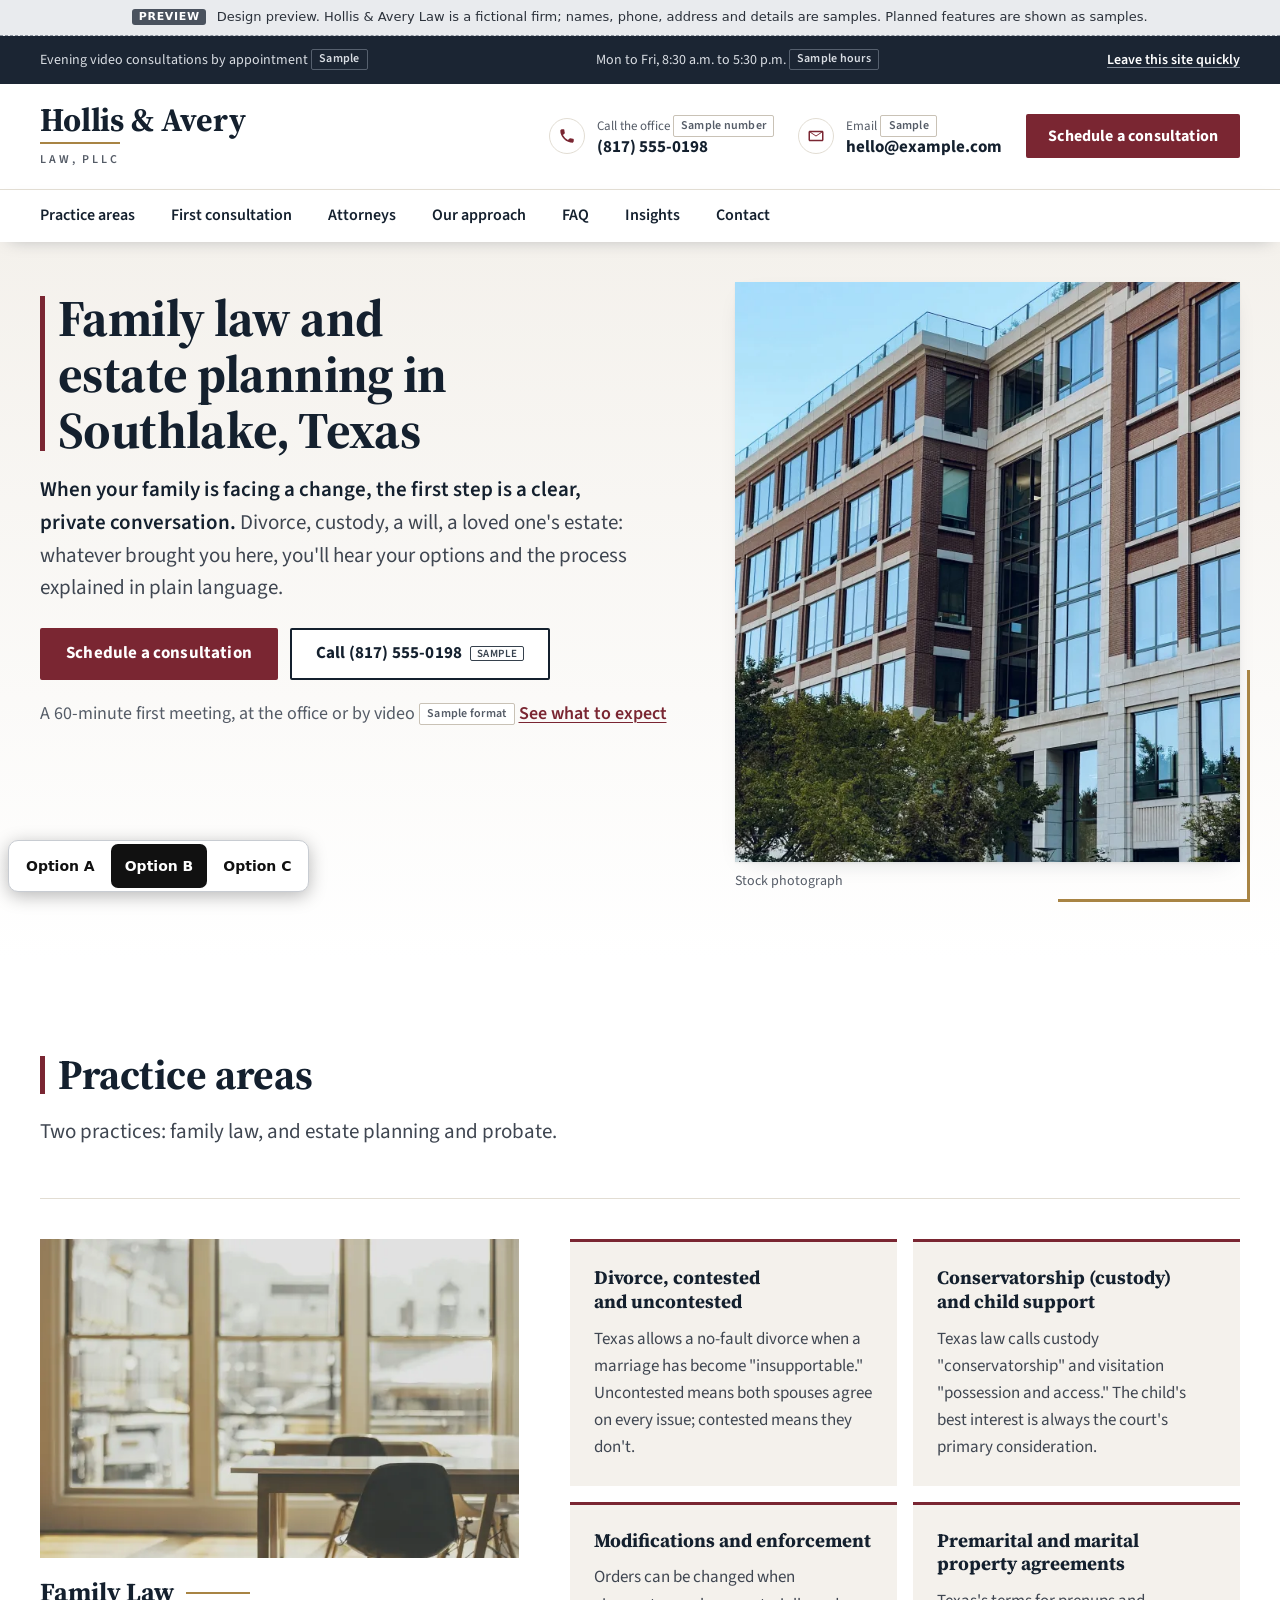
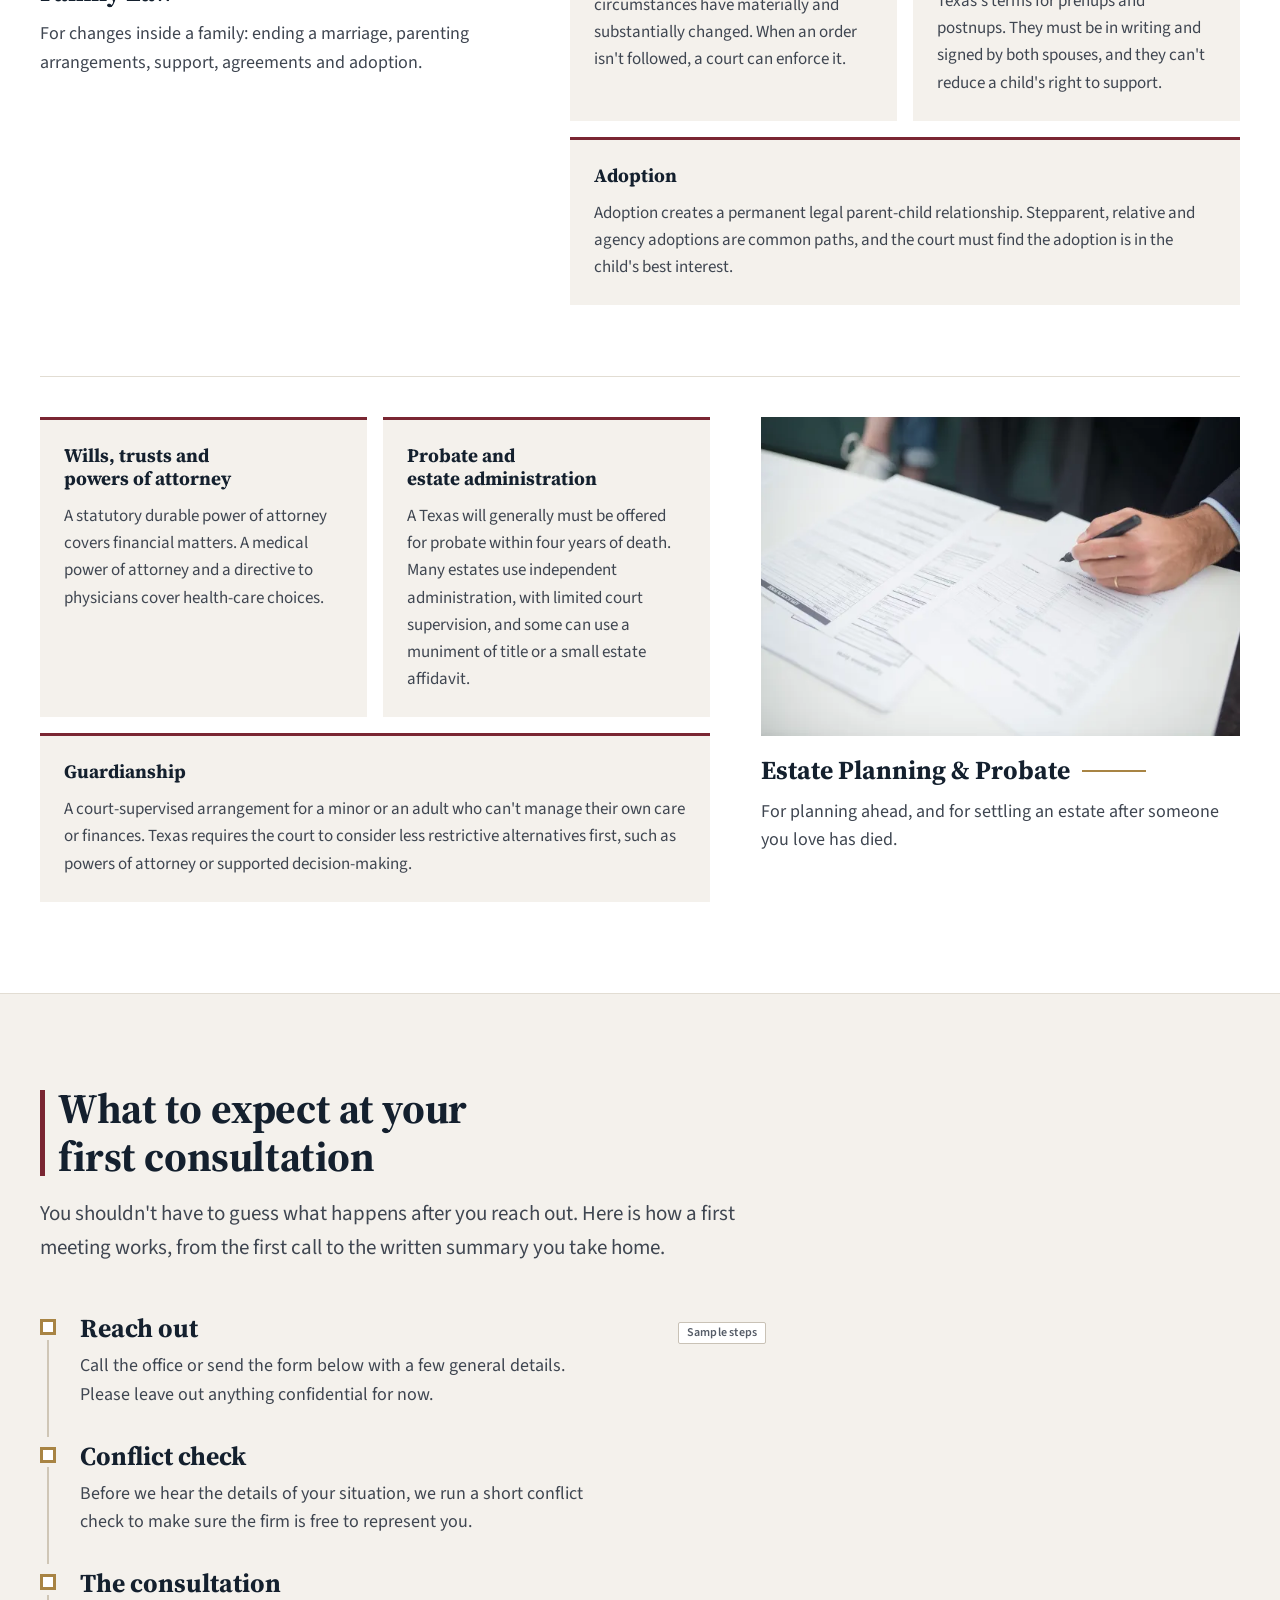
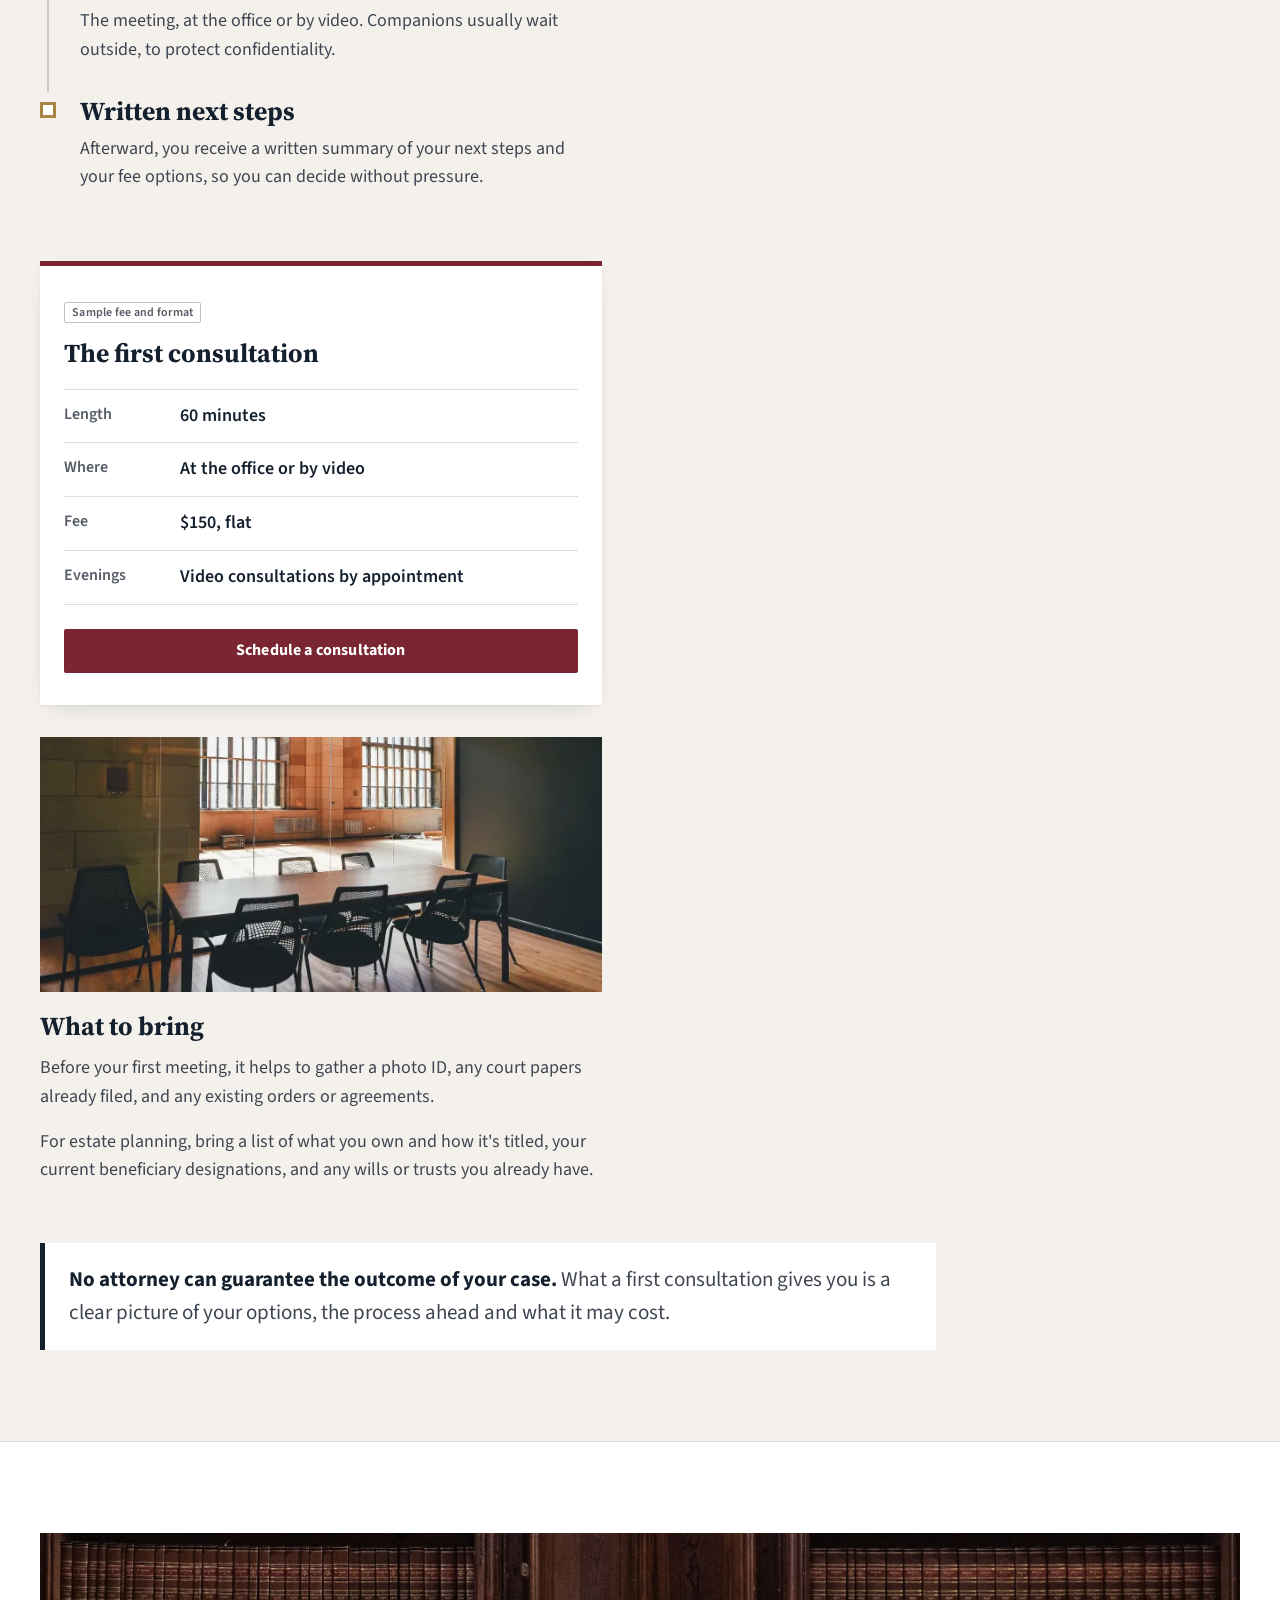
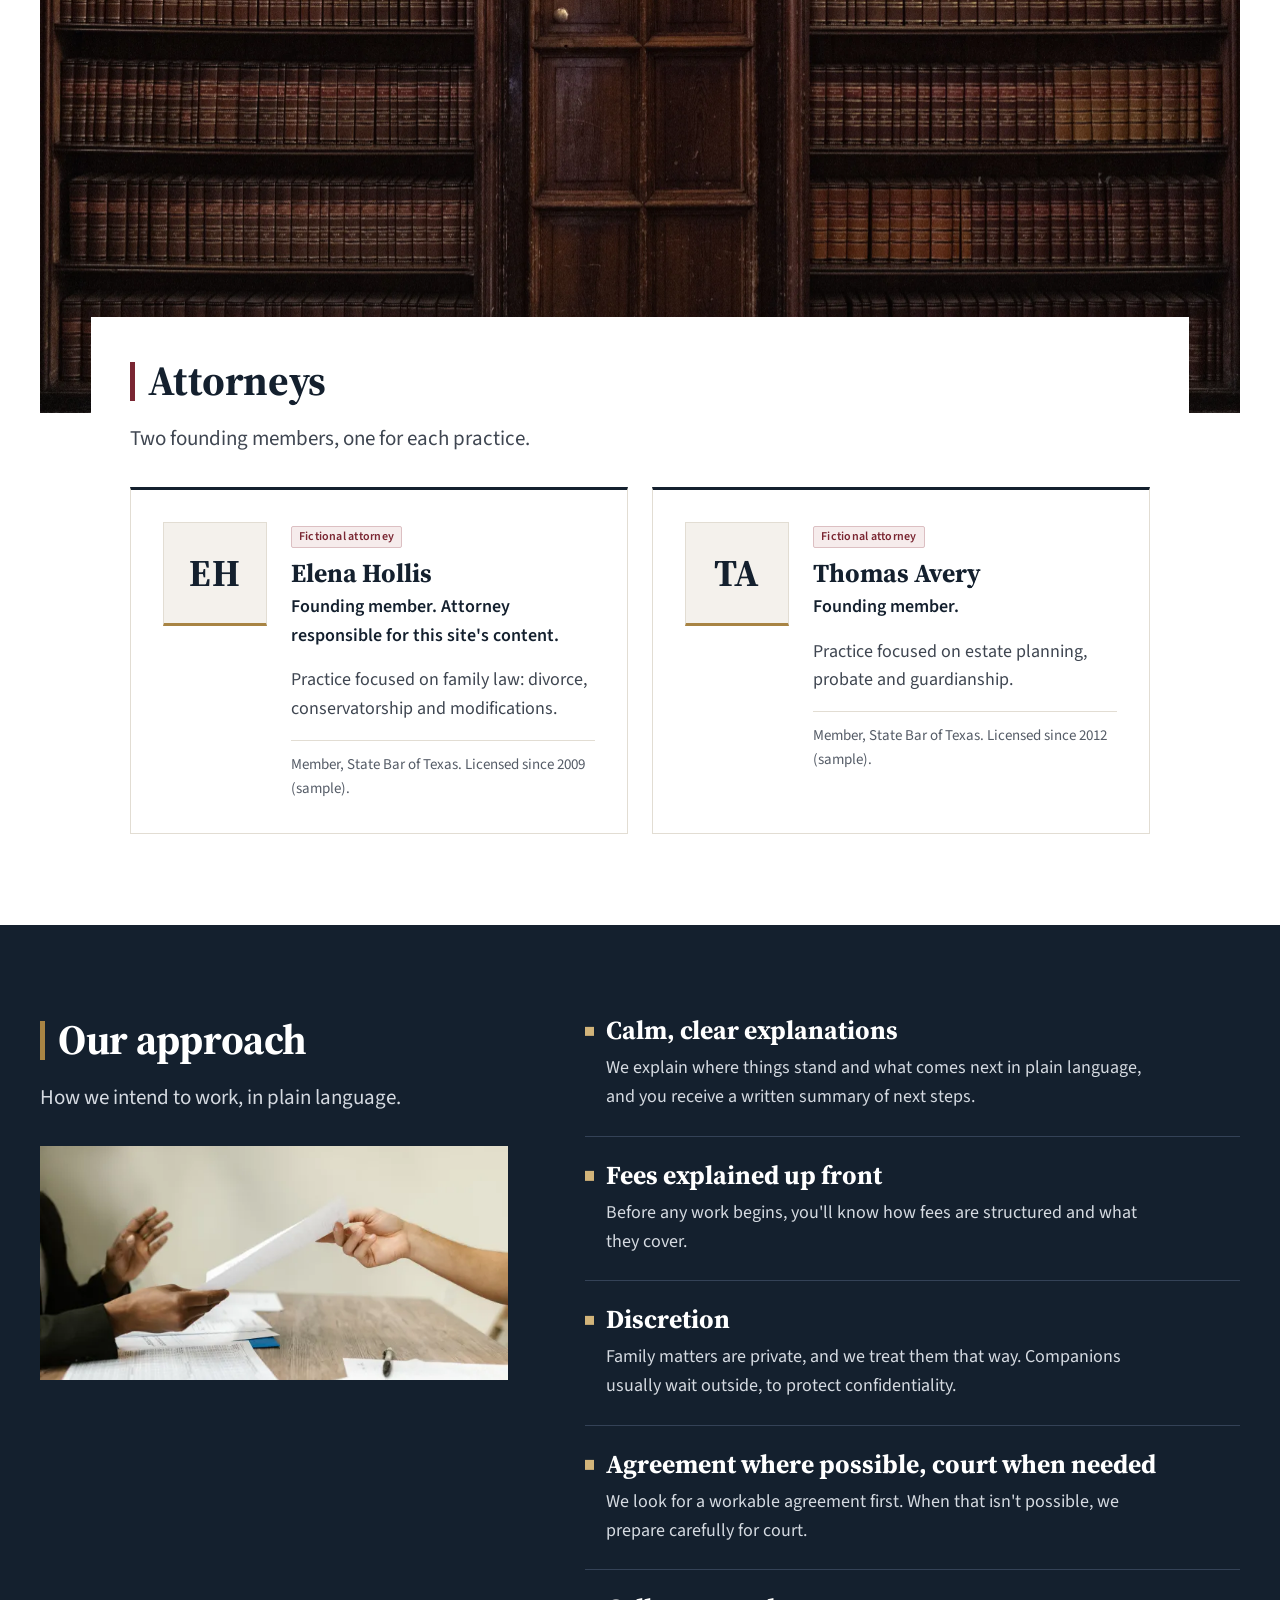
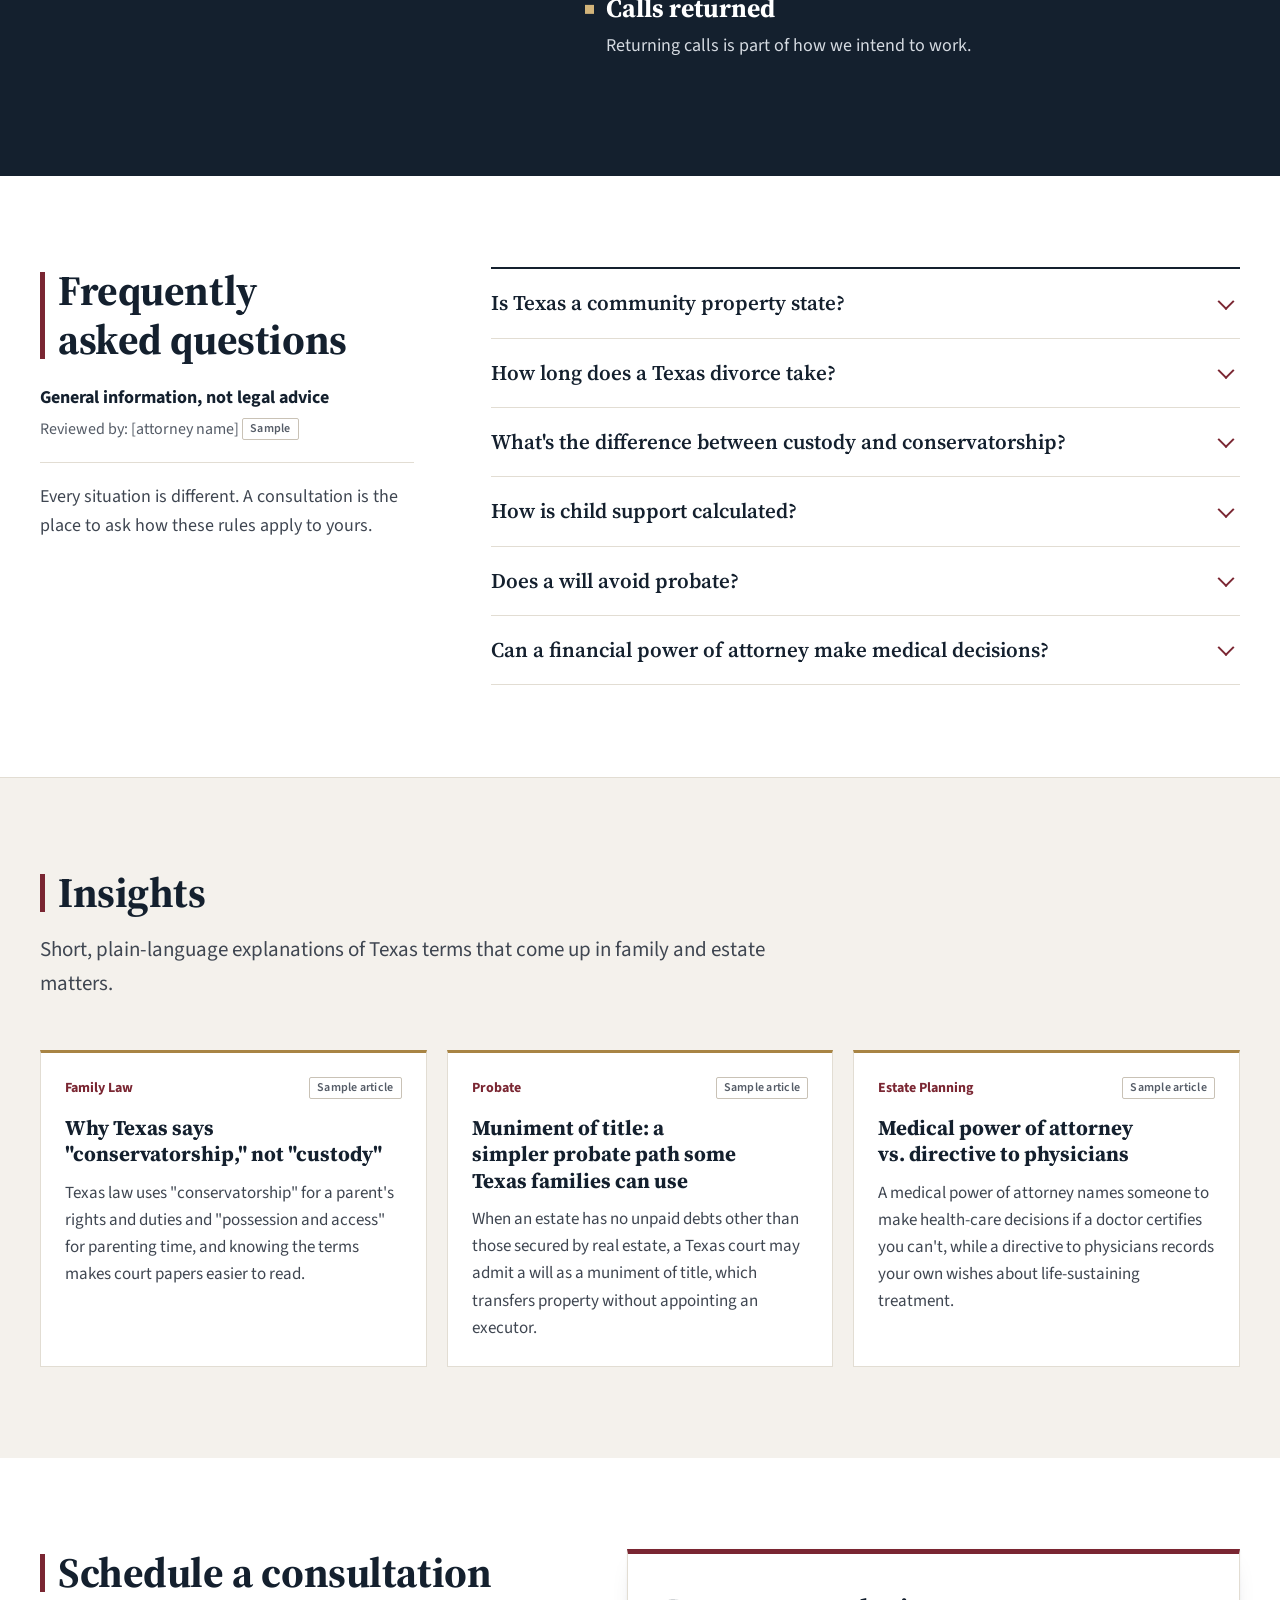
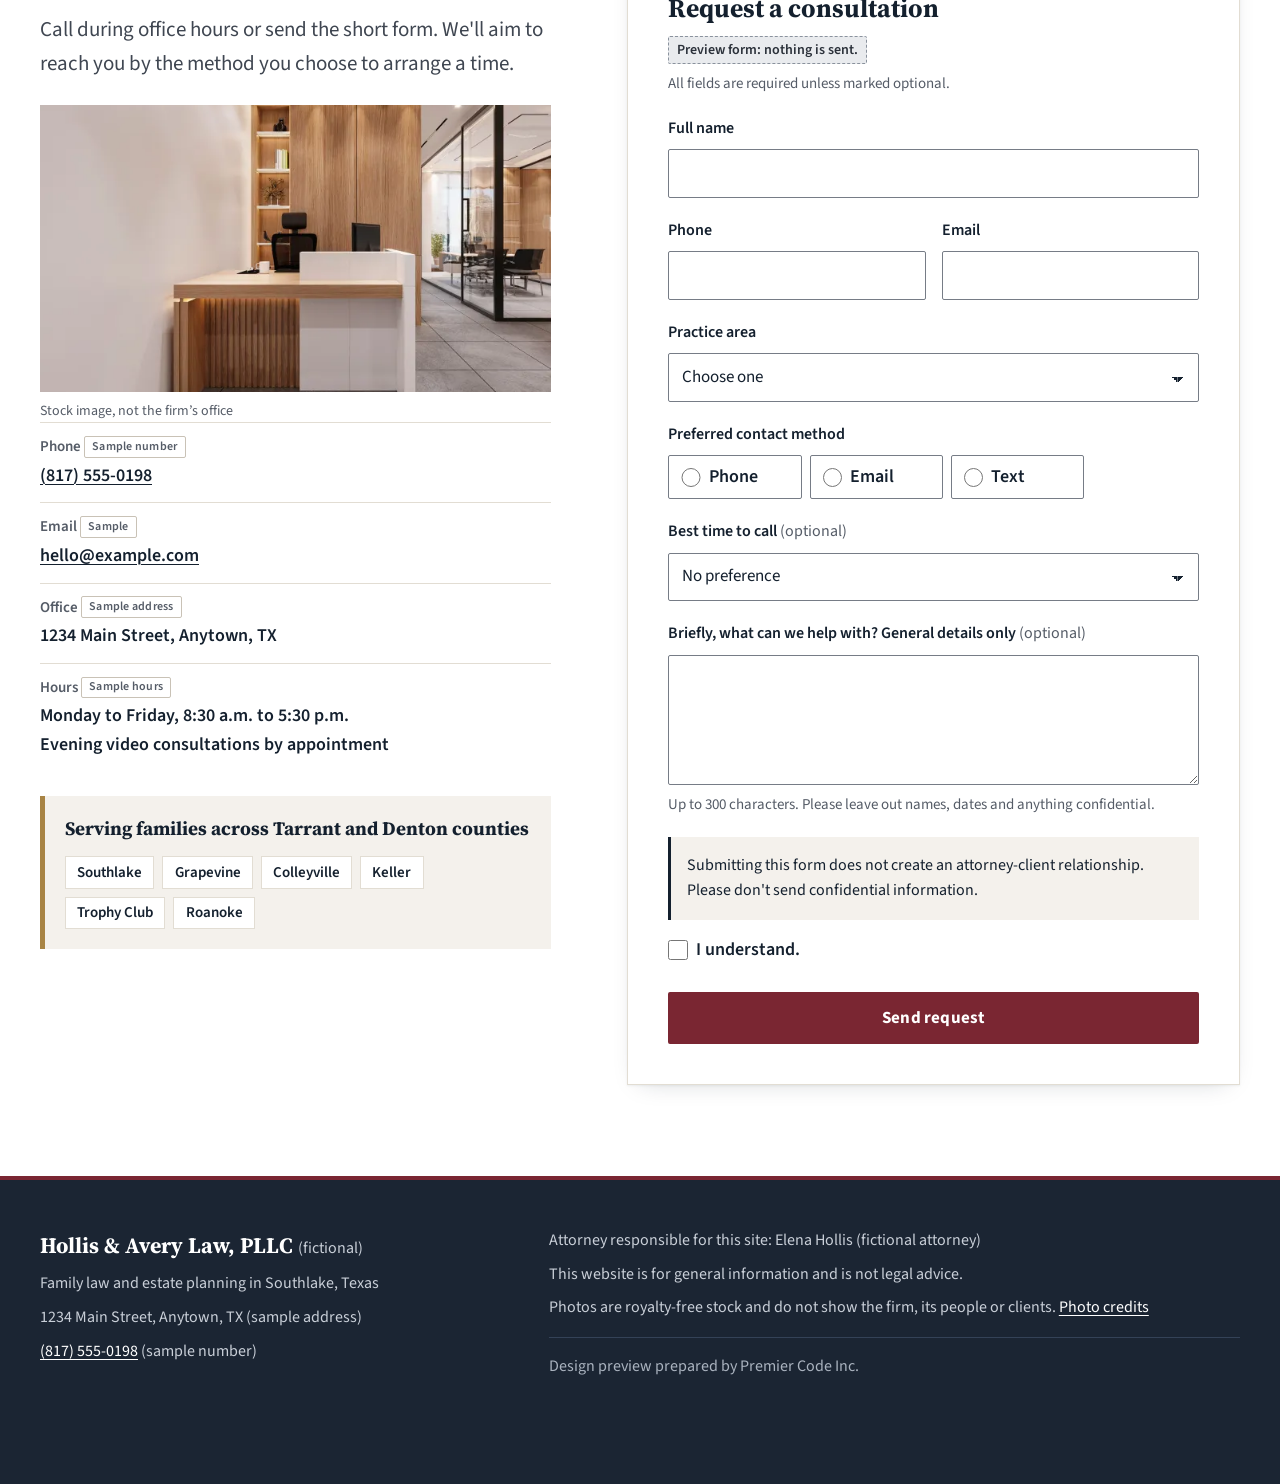
<file: option-b/index.html>
<!DOCTYPE html>
<!--
  PITCH NOTE (Option B: Main Street firm)
  Concept: a bright, established downtown-office law firm in daylight, with white and limestone grounds, bold Source Serif headlines in ink, one oxblood accent and brass details, organized the way a client expects a firm's site to be.
  Look first at: the three-tier header (phone always visible), then the left-aligned hero headline with its oxblood rule, then the two grouped practice blocks and the consultation band with its named steps.
-->
<html lang="en">
<head>
<meta charset="utf-8">
<meta name="viewport" content="width=device-width, initial-scale=1">
<meta name="robots" content="noindex, nofollow">
<title>Hollis &amp; Avery Law | Family Law and Estate Planning in Southlake, Texas (design preview)</title>
<meta name="description" content="Design preview for a fictional Southlake, Texas firm handling divorce, conservatorship (custody), wills, trusts, probate and guardianship. See what happens at a first consultation and what to bring.">
<link rel="preconnect" href="https://fonts.googleapis.com">
<link rel="preconnect" href="https://fonts.gstatic.com" crossorigin>
<link rel="stylesheet" href="https://fonts.googleapis.com/css2?family=Source+Sans+3:ital,wght@0,400;0,600;0,700;1,400&amp;family=Source+Serif+4:opsz,wght@8..60,600;8..60,700&amp;display=swap">
<link rel="stylesheet" href="styles.css">
<script>document.documentElement.classList.add('js');</script>
<script src="main.js" defer></script>
</head>
<body>

<a class="skip-link" href="#main">Skip to main content</a>

<div class="preview-bar" role="note" aria-label="Design preview notice">
  <p><span class="preview-bar__tag">Preview</span> Design preview. Hollis &amp; Avery Law is a fictional firm; names, phone, address and details are samples. Planned features are shown as samples.</p>
</div>

<header class="site-header" id="top">
  <div class="utility">
    <div class="wrap utility__inner">
      <p class="utility__tagline">Evening video consultations by appointment <span class="tag tag--dark">Sample</span></p>
      <p class="utility__hours">Mon to Fri, 8:30 a.m. to 5:30 p.m. <span class="tag tag--dark">Sample hours</span></p>
      <!-- PLACEHOLDER: quick-exit link, confirm with client -->
      <a class="quick-exit" href="https://weather.com/" data-quick-exit rel="noreferrer">Leave this site quickly</a>
    </div>
  </div>

  <div class="masthead">
    <div class="wrap masthead__inner">
      <a class="firm-name" href="#top">
        <span class="firm-name__main">Hollis &amp; Avery</span>
        <span class="firm-name__sub">Law, PLLC</span>
      </a>
      <details class="mobile-menu">
        <summary class="mobile-menu__toggle"><span>Menu</span></summary>
        <nav class="mobile-menu__panel" aria-label="Main">
          <ul>
            <li><a href="#practice-areas">Practice areas</a></li>
            <li><a href="#consultation">First consultation</a></li>
            <li><a href="#attorneys">Attorneys</a></li>
            <li><a href="#approach">Our approach</a></li>
            <li><a href="#faq">FAQ</a></li>
            <li><a href="#insights">Insights</a></li>
            <li><a href="#contact">Contact</a></li>
          </ul>
        </nav>
      </details>

      <div class="masthead__contact">
        <a class="contact-widget" href="tel:+18175550198">
          <svg class="contact-widget__icon" viewBox="0 0 24 24" aria-hidden="true" focusable="false"><path d="M6.6 10.8a15.2 15.2 0 0 0 6.6 6.6l2.2-2.2a1 1 0 0 1 1-.25 11.4 11.4 0 0 0 3.6.57 1 1 0 0 1 1 1V20a1 1 0 0 1-1 1A17 17 0 0 1 3 4a1 1 0 0 1 1-1h3.5a1 1 0 0 1 1 1c0 1.25.2 2.45.57 3.57a1 1 0 0 1-.25 1z"/></svg>
          <span class="contact-widget__text">
            <span class="contact-widget__label"><span class="contact-widget__long">Call the office </span><span class="tag">Sample number</span></span>
            <span class="contact-widget__value">(817) 555-0198</span>
          </span>
        </a>
        <a class="contact-widget contact-widget--email" href="mailto:hello@example.com">
          <svg class="contact-widget__icon" viewBox="0 0 24 24" aria-hidden="true" focusable="false"><path d="M3 5h18a1 1 0 0 1 1 1v12a1 1 0 0 1-1 1H3a1 1 0 0 1-1-1V6a1 1 0 0 1 1-1zm1 2.4V17h16V7.4l-8 5.3zM5.3 7 12 11.4 18.7 7z"/></svg>
          <span class="contact-widget__text">
            <span class="contact-widget__label">Email <span class="tag">Sample</span></span>
            <span class="contact-widget__value">hello@example.com</span>
          </span>
        </a>
        <a class="btn btn--primary masthead__cta" href="#contact">Schedule a consultation</a>
      </div>
    </div>
  </div>

  <nav class="navstrip" aria-label="Main">
    <ul class="wrap navstrip__list">
      <li><a href="#practice-areas">Practice areas</a></li>
      <li><a href="#consultation">First consultation</a></li>
      <li><a href="#attorneys">Attorneys</a></li>
      <li><a href="#approach">Our approach</a></li>
      <li><a href="#faq">FAQ</a></li>
      <li><a href="#insights">Insights</a></li>
      <li><a href="#contact">Contact</a></li>
    </ul>
  </nav>
</header>

<main id="main" tabindex="-1">

  <!-- Hero -->
  <section class="hero" aria-labelledby="hero-title">
    <div class="wrap hero__inner">
      <div class="hero__copy">
        <h1 id="hero-title" class="ruled">Family law and estate planning in Southlake, Texas</h1>
        <p class="hero__lede"><strong>When your family is facing a change, the first step is a clear, private conversation.</strong> Divorce, custody, a will, a loved one's estate: whatever brought you here, you'll hear your options and the process explained in plain language.</p>
        <div class="hero__actions">
          <a class="btn btn--primary btn--lg" href="#contact">Schedule a consultation</a>
          <a class="btn btn--outline btn--lg" href="tel:+18175550198">Call (817) 555-0198 <span class="btn__note">Sample</span></a>
        </div>
        <!-- PLACEHOLDER: consultation fee and format -->
        <p class="hero__note">A 60-minute first meeting, at the office or by video <span class="tag">Sample format</span> <a href="#consultation">See what to expect</a></p>
      </div>
      <figure class="hero__media">
        <img src="../assets/img/office-building-exterior-01-1200.webp"
             srcset="../assets/img/office-building-exterior-01-640.webp 640w, ../assets/img/office-building-exterior-01-1200.webp 1200w, ../assets/img/office-building-exterior-01-1600.webp 1600w"
             sizes="(min-width: 2400px) 760px, (min-width: 960px) 40vw, 100vw"
             width="1200" height="1600"
             alt="A brick and stone office building with tall windows rising above green trees"
             fetchpriority="high">
        <figcaption class="photo-note">Stock photograph</figcaption>
      </figure>
    </div>
  </section>

  <!-- Practice areas -->
  <section class="section practice" id="practice-areas" aria-labelledby="practice-title">
    <div class="wrap">
      <div class="section-head">
        <h2 id="practice-title" class="ruled">Practice areas</h2>
        <p class="section-head__intro">Two practices: family law, and estate planning and probate.</p>
      </div>

      <div class="practice-group">
        <div class="practice-group__aside">
          <img class="practice-group__img" src="../assets/img/table-window-light-01-1200.webp"
               srcset="../assets/img/table-window-light-01-640.webp 640w, ../assets/img/table-window-light-01-1200.webp 1200w, ../assets/img/table-window-light-01-2400.webp 2400w"
               sizes="(min-width: 2400px) 560px, (min-width: 960px) 34vw, 100vw"
               width="1200" height="800" loading="lazy"
               alt="Soft window light falling on an empty table and chairs">
          <h3 class="practice-group__title">Family Law</h3>
          <p class="practice-group__lead">For changes inside a family: ending a marriage, parenting arrangements, support, agreements and adoption.</p>
        </div>
        <ul role="list" class="practice-cards">
          <li class="practice-card">
            <h4>Divorce, contested and uncontested</h4>
            <p>Texas allows a no-fault divorce when a marriage has become "insupportable." Uncontested means both spouses agree on every issue; contested means they don't.</p>
          </li>
          <li class="practice-card">
            <h4>Conservatorship (custody) and child support</h4>
            <p>Texas law calls custody "conservatorship" and visitation "possession and access." The child's best interest is always the court's primary consideration.</p>
          </li>
          <li class="practice-card">
            <h4>Modifications and enforcement</h4>
            <p>Orders can be changed when circumstances have materially and substantially changed. When an order isn't followed, a court can enforce it.</p>
          </li>
          <li class="practice-card">
            <h4>Premarital and marital property agreements</h4>
            <p>Texas's terms for prenups and postnups. They must be in writing and signed by both spouses, and they can't reduce a child's right to support.</p>
          </li>
          <li class="practice-card practice-card--wide">
            <h4>Adoption</h4>
            <p>Adoption creates a permanent legal parent-child relationship. Stepparent, relative and agency adoptions are common paths, and the court must find the adoption is in the child's best interest.</p>
          </li>
        </ul>
      </div>

      <div class="practice-group practice-group--flip">
        <div class="practice-group__aside">
          <img class="practice-group__img" src="../assets/img/signing-forms-01-1200.webp"
               srcset="../assets/img/signing-forms-01-640.webp 640w, ../assets/img/signing-forms-01-1200.webp 1200w, ../assets/img/signing-forms-01-2400.webp 2400w"
               sizes="(min-width: 2400px) 560px, (min-width: 960px) 34vw, 100vw"
               width="1200" height="802" loading="lazy"
               alt="A hand signing a printed form with a fountain pen">
          <h3 class="practice-group__title">Estate Planning &amp; Probate</h3>
          <p class="practice-group__lead">For planning ahead, and for settling an estate after someone you love has died.</p>
        </div>
        <ul role="list" class="practice-cards">
          <li class="practice-card">
            <h4>Wills, trusts and powers of attorney</h4>
            <p>A statutory durable power of attorney covers financial matters. A medical power of attorney and a directive to physicians cover health-care choices.</p>
          </li>
          <li class="practice-card">
            <h4>Probate and estate administration</h4>
            <p>A Texas will generally must be offered for probate within four years of death. Many estates use independent administration, with limited court supervision, and some can use a muniment of title or a small estate affidavit.</p>
          </li>
          <li class="practice-card practice-card--wide">
            <h4>Guardianship</h4>
            <p>A court-supervised arrangement for a minor or an adult who can't manage their own care or finances. Texas requires the court to consider less restrictive alternatives first, such as powers of attorney or supported decision-making.</p>
          </li>
        </ul>
      </div>
    </div>
  </section>

  <!-- First consultation -->
  <section class="section consult" id="consultation" aria-labelledby="consult-title">
    <div class="wrap">
      <div class="section-head">
        <h2 id="consult-title" class="ruled">What to expect at your first consultation</h2>
        <p class="section-head__intro">You shouldn't have to guess what happens after you reach out. Here is how a first meeting works, from the first call to the written summary you take home.</p>
      </div>

      <div class="consult__grid">
        <ol role="list" class="steps" aria-label="How a first consultation works">
          <li class="step">
            <h3 class="step__name">Reach out</h3>
            <p>Call the office or send the form below with a few general details. Please leave out anything confidential for now.</p>
          </li>
          <li class="step">
            <h3 class="step__name">Conflict check</h3>
            <p>Before we hear the details of your situation, we run a short conflict check to make sure the firm is free to represent you.</p>
          </li>
          <li class="step">
            <h3 class="step__name">The consultation</h3>
            <p>The meeting, at the office or by video. Companions usually wait outside, to protect confidentiality.</p>
          </li>
          <li class="step">
            <h3 class="step__name">Written next steps</h3>
            <p>Afterward, you receive a written summary of your next steps and your fee options, so you can decide without pressure.</p>
          </li>
        </ol>
          <p class="photo-note"><span class="tag">Sample steps</span></p>

        <div class="consult__side">
          <!-- PLACEHOLDER: consultation fee and format -->
          <div class="consult-card">
            <p class="consult-card__label"><span class="tag">Sample fee and format</span></p>
            <h3 class="consult-card__title">The first consultation</h3>
            <dl class="consult-card__list">
              <div><dt>Length</dt><dd>60 minutes</dd></div>
              <div><dt>Where</dt><dd>At the office or by video</dd></div>
              <div><dt>Fee</dt><dd>$150, flat</dd></div>
              <div><dt>Evenings</dt><dd>Video consultations by appointment</dd></div>
            </dl>
            <a class="btn btn--primary btn--block" href="#contact">Schedule a consultation</a>
          </div>

          <div class="bring">
            <img class="bring__img" src="../assets/img/conference-room-warm-01-1200.webp"
                 srcset="../assets/img/conference-room-warm-01-640.webp 640w, ../assets/img/conference-room-warm-01-1200.webp 1200w, ../assets/img/conference-room-warm-01-2400.webp 2400w"
                 sizes="(min-width: 2400px) 640px, (min-width: 960px) 42vw, 100vw"
                 width="1200" height="546" loading="lazy"
                 alt="A quiet meeting room with a wooden table and black chairs">
            <h3 class="bring__title">What to bring</h3>
            <p>Before your first meeting, it helps to gather a photo ID, any court papers already filed, and any existing orders or agreements.</p>
            <p>For estate planning, bring a list of what you own and how it's titled, your current beneficiary designations, and any wills or trusts you already have.</p>
          </div>
        </div>
      </div>

      <p class="consult__honest"><strong>No attorney can guarantee the outcome of your case.</strong> What a first consultation gives you is a clear picture of your options, the process ahead and what it may cost.</p>
    </div>
  </section>

  <!-- Attorneys -->
  <section class="section attorneys" id="attorneys" aria-labelledby="attorneys-title">
    <div class="wrap">
      <div class="attorneys__banner">
        <img src="../assets/img/law-library-shelves-01-1200.webp"
             srcset="../assets/img/law-library-shelves-01-640.webp 640w, ../assets/img/law-library-shelves-01-1200.webp 1200w, ../assets/img/law-library-shelves-01-2400.webp 2400w"
             sizes="(min-width: 2400px) 1600px, (min-width: 1440px) 1320px, 100vw"
             width="1200" height="486" loading="lazy"
             alt="Rows of leather-bound books on dark wooden shelves on either side of a paneled door">
      </div>
      <div class="attorneys__panel">
        <div class="section-head section-head--tight">
          <h2 id="attorneys-title" class="ruled">Attorneys</h2>
          <p class="section-head__intro">Two founding members, one for each practice.</p>
        </div>
        <div class="attorney-grid">
          <article class="attorney" aria-labelledby="att-hollis">
            <div class="attorney__initials" aria-hidden="true">EH</div>
            <div class="attorney__body">
              <p class="attorney__tag"><span class="tag tag--oxblood">Fictional attorney</span></p>
              <h3 id="att-hollis" class="attorney__name">Elena Hollis</h3>
              <p class="attorney__role">Founding member. Attorney responsible for this site's content.</p>
              <p>Practice focused on family law: divorce, conservatorship and modifications.</p>
              <p class="attorney__meta">Member, State Bar of Texas. Licensed since 2009 (sample).</p>
            </div>
          </article>
          <article class="attorney" aria-labelledby="att-avery">
            <div class="attorney__initials" aria-hidden="true">TA</div>
            <div class="attorney__body">
              <p class="attorney__tag"><span class="tag tag--oxblood">Fictional attorney</span></p>
              <h3 id="att-avery" class="attorney__name">Thomas Avery</h3>
              <p class="attorney__role">Founding member.</p>
              <p>Practice focused on estate planning, probate and guardianship.</p>
              <p class="attorney__meta">Member, State Bar of Texas. Licensed since 2012 (sample).</p>
            </div>
          </article>
        </div>
      </div>
    </div>
  </section>

  <!-- Our approach -->
  <section class="section approach" id="approach" aria-labelledby="approach-title">
    <div class="wrap approach__inner">
      <div class="approach__intro">
        <h2 id="approach-title" class="ruled ruled--brass">Our approach</h2>
        <p>How we intend to work, in plain language.</p>
        <img class="approach__img" src="../assets/img/hands-passing-document-01-1200.webp"
             srcset="../assets/img/hands-passing-document-01-640.webp 640w, ../assets/img/hands-passing-document-01-1200.webp 1200w, ../assets/img/hands-passing-document-01-2400.webp 2400w"
             sizes="(min-width: 2400px) 620px, (min-width: 960px) 38vw, 100vw"
             width="1200" height="800" loading="lazy"
             alt="One person handing a document across a desk to another">
      </div>
      <ul role="list" class="values">
        <li class="value">
          <h3>Calm, clear explanations</h3>
          <p>We explain where things stand and what comes next in plain language, and you receive a written summary of next steps.</p>
        </li>
        <li class="value">
          <h3>Fees explained up front</h3>
          <p>Before any work begins, you'll know how fees are structured and what they cover.</p>
        </li>
        <li class="value">
          <h3>Discretion</h3>
          <p>Family matters are private, and we treat them that way. Companions usually wait outside, to protect confidentiality.</p>
        </li>
        <li class="value">
          <h3>Agreement where possible, court when needed</h3>
          <p>We look for a workable agreement first. When that isn't possible, we prepare carefully for court.</p>
        </li>
        <li class="value">
          <h3>Calls returned</h3>
          <p>Returning calls is part of how we intend to work.</p>
        </li>
      </ul>
    </div>
  </section>

  <!-- FAQ -->
  <section class="section faq" id="faq" aria-labelledby="faq-title">
    <div class="wrap faq__inner">
      <div class="faq__head">
        <h2 id="faq-title" class="ruled">Frequently asked questions</h2>
        <p class="faq__notice">General information, not legal advice</p>
        <p class="faq__review">Reviewed by: [attorney name] <span class="tag">Sample</span></p>
        <!-- PLACEHOLDER: attorney review of FAQ -->
        <p class="faq__more">Every situation is different. A consultation is the place to ask how these rules apply to yours.</p>
      </div>
      <div class="faq__list">
        <details class="faq-item">
          <summary>Is Texas a community property state?</summary>
          <div class="faq-item__body">
            <p>Yes. Property either spouse acquires during the marriage is generally community property. Separate property includes what a spouse owned before marriage and gifts or inheritances received during it. A court divides community property in a way it finds "just and right," which is not always 50/50.</p>
            <p class="cite">Texas Family Code §§ 3.001–3.003, 7.001</p>
          </div>
        </details>
        <details class="faq-item">
          <summary>How long does a Texas divorce take?</summary>
          <div class="faq-item__body">
            <p>A court generally can't grant a divorce until at least 60 days after the petition is filed, with limited exceptions involving family violence. Many cases take longer.</p>
            <p class="cite">Texas Family Code § 6.702</p>
          </div>
        </details>
        <details class="faq-item">
          <summary>What's the difference between custody and conservatorship?</summary>
          <div class="faq-item__body">
            <p>None in everyday meaning. Texas law uses "conservatorship." Joint managing conservatorship means sharing parental rights and duties, not necessarily equal time.</p>
            <p class="cite">Texas Family Code §§ 101.016, 153.131</p>
          </div>
        </details>
        <details class="faq-item">
          <summary>How is child support calculated?</summary>
          <div class="faq-item__body">
            <p>Texas uses guideline percentages of the paying parent's net resources, starting at 20% for one child, up to a cap that is adjusted over time. The cap is $11,700 a month as of Sept. 1, 2025.</p>
            <p class="cite">Texas Family Code § 154.125</p>
          </div>
        </details>
        <details class="faq-item">
          <summary>Does a will avoid probate?</summary>
          <div class="faq-item__body">
            <p>No. A Texas will generally must be admitted to probate to transfer property, though assets with named beneficiaries or survivorship rights can pass outside probate.</p>
            <p class="cite">Texas Estates Code § 256.001</p>
          </div>
        </details>
        <details class="faq-item">
          <summary>Can a financial power of attorney make medical decisions?</summary>
          <div class="faq-item__body">
            <p>No. The statutory durable power of attorney covers property and finances. Health-care decisions need a medical power of attorney.</p>
            <p class="cite">Texas Estates Code ch. 752; Health and Safety Code ch. 166</p>
          </div>
        </details>
      </div>
    </div>
  </section>

  <!-- Insights -->
  <section class="section insights" id="insights" aria-labelledby="insights-title">
    <div class="wrap">
      <div class="section-head">
        <h2 id="insights-title" class="ruled">Insights</h2>
        <p class="section-head__intro">Short, plain-language explanations of Texas terms that come up in family and estate matters.</p>
      </div>
      <ul role="list" class="insight-grid">
        <li class="insight">
          <p class="insight__meta"><span class="insight__topic">Family Law</span> <span class="tag">Sample article</span></p>
          <h3>Why Texas says "conservatorship," not "custody"</h3>
          <p>Texas law uses "conservatorship" for a parent's rights and duties and "possession and access" for parenting time, and knowing the terms makes court papers easier to read.</p>
        </li>
        <li class="insight">
          <p class="insight__meta"><span class="insight__topic">Probate</span> <span class="tag">Sample article</span></p>
          <h3>Muniment of title: a simpler probate path some Texas families can use</h3>
          <p>When an estate has no unpaid debts other than those secured by real estate, a Texas court may admit a will as a muniment of title, which transfers property without appointing an executor.</p>
        </li>
        <li class="insight">
          <p class="insight__meta"><span class="insight__topic">Estate Planning</span> <span class="tag">Sample article</span></p>
          <h3>Medical power of attorney vs. directive to physicians</h3>
          <p>A medical power of attorney names someone to make health-care decisions if a doctor certifies you can't, while a directive to physicians records your own wishes about life-sustaining treatment.</p>
        </li>
      </ul>
    </div>
  </section>

  <!-- Contact and closing CTA -->
  <section class="section contact" id="contact" aria-labelledby="contact-title">
    <div class="wrap contact__inner">
      <div class="contact__info">
        <h2 id="contact-title" class="ruled">Schedule a consultation</h2>
        <p class="contact__lead">Call during office hours or send the short form. We'll aim to reach you by the method you choose to arrange a time.</p>

        <figure class="contact__figure">
          <img class="contact__img" src="../assets/img/office-reception-desk-01-1200.webp"
               srcset="../assets/img/office-reception-desk-01-640.webp 640w, ../assets/img/office-reception-desk-01-1200.webp 1200w, ../assets/img/office-reception-desk-01-2400.webp 2400w"
               sizes="(min-width: 2400px) 640px, (min-width: 960px) 40vw, 100vw"
               width="1200" height="1008" loading="lazy"
               alt="A modern reception desk in pale wood and white, with glass-walled meeting rooms behind it">
          <figcaption class="photo-note">Stock image, not the firm&rsquo;s office</figcaption>
        </figure>

        <dl class="contact__details">
          <div>
            <dt>Phone <span class="tag">Sample number</span></dt>
            <dd><a href="tel:+18175550198">(817) 555-0198</a></dd>
          </div>
          <div>
            <dt>Email <span class="tag">Sample</span></dt>
            <dd><a href="mailto:hello@example.com">hello@example.com</a></dd>
          </div>
          <div>
            <dt>Office <span class="tag">Sample address</span></dt>
            <dd>1234 Main Street, Anytown, TX</dd>
          </div>
          <div>
            <dt>Hours <span class="tag">Sample hours</span></dt>
            <dd>Monday to Friday, 8:30 a.m. to 5:30 p.m.<br>Evening video consultations by appointment</dd>
          </div>
        </dl>

        <div class="service-area">
          <h3 class="service-area__title">Serving families across Tarrant and Denton counties</h3>
          <ul role="list" class="service-area__list">
            <li>Southlake</li>
            <li>Grapevine</li>
            <li>Colleyville</li>
            <li>Keller</li>
            <li>Trophy Club</li>
            <li>Roanoke</li>
          </ul>
        </div>
      </div>

      <div class="form-card">
        <h3 class="form-card__title" id="form-title">Request a consultation</h3>
        <p class="form-card__note">Preview form: nothing is sent.</p>
        <p class="form-card__required">All fields are required unless marked optional.</p>

        <form class="consult-form" method="dialog" aria-labelledby="form-title">

          <div class="field">
            <label for="f-name">Full name</label>
            <input id="f-name" name="name" type="text" autocomplete="name" required>
            <p class="field__error" id="f-name-err" hidden></p>
          </div>

          <div class="field-row">
            <div class="field">
              <label for="f-phone">Phone</label>
              <input id="f-phone" name="phone" type="tel" autocomplete="tel" inputmode="tel" required>
              <p class="field__error" id="f-phone-err" hidden></p>
            </div>
            <div class="field">
              <label for="f-email">Email</label>
              <input id="f-email" name="email" type="email" autocomplete="email" required>
              <p class="field__error" id="f-email-err" hidden></p>
            </div>
          </div>

          <div class="field">
            <label for="f-area">Practice area</label>
            <select id="f-area" name="practice_area" required>
              <option value="">Choose one</option>
              <optgroup label="Family Law">
                <option>Divorce, contested and uncontested</option>
                <option>Conservatorship (custody) and child support</option>
                <option>Modifications and enforcement</option>
                <option>Premarital and marital property agreements</option>
                <option>Adoption</option>
              </optgroup>
              <optgroup label="Estate Planning &amp; Probate">
                <option>Wills, trusts and powers of attorney</option>
                <option>Probate and estate administration</option>
                <option>Guardianship</option>
              </optgroup>
              <option>Not sure</option>
            </select>
            <p class="field__error" id="f-area-err" hidden></p>
          </div>

          <fieldset class="field field--group" id="f-method-group">
            <legend>Preferred contact method</legend>
            <div class="choices">
              <label class="choice"><input type="radio" name="contact_method" value="phone" required> Phone</label>
              <label class="choice"><input type="radio" name="contact_method" value="email"> Email</label>
              <label class="choice"><input type="radio" name="contact_method" value="text"> Text</label>
            </div>
            <p class="field__error" id="f-method-err" hidden></p>
          </fieldset>

          <div class="field">
            <label for="f-time">Best time to call <span class="optional">(optional)</span></label>
            <select id="f-time" name="best_time">
              <option value="">No preference</option>
              <option>Morning</option>
              <option>Midday</option>
              <option>Afternoon</option>
              <option>Evening (video consultations)</option>
            </select>
          </div>

          <div class="field">
            <label for="f-msg">Briefly, what can we help with? General details only <span class="optional">(optional)</span></label>
            <textarea id="f-msg" name="message" rows="4" maxlength="300" aria-describedby="f-msg-hint"></textarea>
            <p class="field__hint" id="f-msg-hint">Up to 300 characters. Please leave out names, dates and anything confidential.</p>
          </div>

          <!-- Honeypot: hidden from people and assistive tech. Real visitors never fill it; bots that
               auto-fill every field do, and the server will discard those submissions at launch. -->
          <div class="hp" aria-hidden="true">
            <label for="f-company">Company website</label>
            <input id="f-company" name="company_website" type="text" tabindex="-1" autocomplete="off">
          </div>

          <!-- PLACEHOLDER: reCAPTCHA v3 script and token field go here at launch -->
          <input type="hidden" name="g-recaptcha-response" value="">

          <p class="form-legal">Submitting this form does not create an attorney-client relationship. Please don't send confidential information.</p>

          <div class="field field--check">
            <label class="choice choice--check" for="f-ack"><input id="f-ack" name="acknowledge" type="checkbox" required> I understand.</label>
            <p class="field__error" id="f-ack-err" hidden></p>
          </div>

          <button class="btn btn--primary btn--lg btn--block" type="submit">Send request</button>

          <p class="form-status" role="status" id="form-status"></p>
        </form>
      </div>
    </div>
  </section>

</main>

<footer class="site-footer">
  <div class="wrap footer__inner">
    <div class="footer__brand">
      <p class="footer__name">Hollis &amp; Avery Law, PLLC <span class="footer__fictional">(fictional)</span></p>
      <p>Family law and estate planning in Southlake, Texas</p>
      <p>1234 Main Street, Anytown, TX (sample address)</p>
      <p><a href="tel:+18175550198">(817) 555-0198</a> (sample number)</p>
    </div>
    <div class="footer__legal">
      <p>Attorney responsible for this site: Elena Hollis (fictional attorney)</p>
      <p>This website is for general information and is not legal advice.</p>
      <p>Photos are royalty-free stock and do not show the firm, its people or clients. <a href="../credits.html">Photo credits</a></p>
      <p class="footer__credit">Design preview prepared by Premier Code Inc.</p>
    </div>
  </div>
</footer>

<!-- REMOVE AT LAUNCH: option switcher -->
<!-- Copy this block unchanged to the end of <body> on every option page, just before </body>.
     Per page, move aria-current="page" and the "on" class to that page's own link. Change nothing else.
     Links are relative to option-a/, option-b/ and option-c/ folders (one level below the site root). -->
<style class="pv-style">
  html { scroll-padding-bottom: 6rem; }
  footer, .site-footer, body > :last-of-type:not(script):not(nav) { padding-bottom: max(env(safe-area-inset-bottom), 5rem); }
  .pv-switch {
    position: fixed; left: 8px; bottom: 8px; z-index: 9999;
    display: flex; gap: 2px; padding: 3px;
    background: #fff; border: 1px solid #c8ccd2; border-radius: 10px;
    box-shadow: 0 4px 18px rgba(0,0,0,.28);
    font: 600 14px/1.2 system-ui, -apple-system, "Segoe UI", sans-serif;
  }
  .pv-switch a {
    display: flex; align-items: center; justify-content: center;
    min-height: 44px; padding: 0 14px; border-radius: 7px;
    color: #111; background: transparent; text-decoration: none; white-space: nowrap;
  }
  .pv-switch a:hover { background: #eceef1; }
  .pv-switch a.on { color: #fff; background: #111; }
  .pv-switch a:focus-visible { outline: 3px solid #1a73e8; outline-offset: 1px; }
  @media (max-width: 420px) { .pv-switch a { padding: 0 11px; font-size: 13px; } }
  @media print { .pv-switch { display: none; } }
</style>
<nav class="pv-switch" aria-label="Design options">
  <a href="../option-a/">Option A</a>
  <a href="../option-b/" class="on" aria-current="page">Option B</a>
  <a href="../option-c/">Option C</a>
</nav>
<!-- /REMOVE AT LAUNCH -->
</body>
</html>
</file>
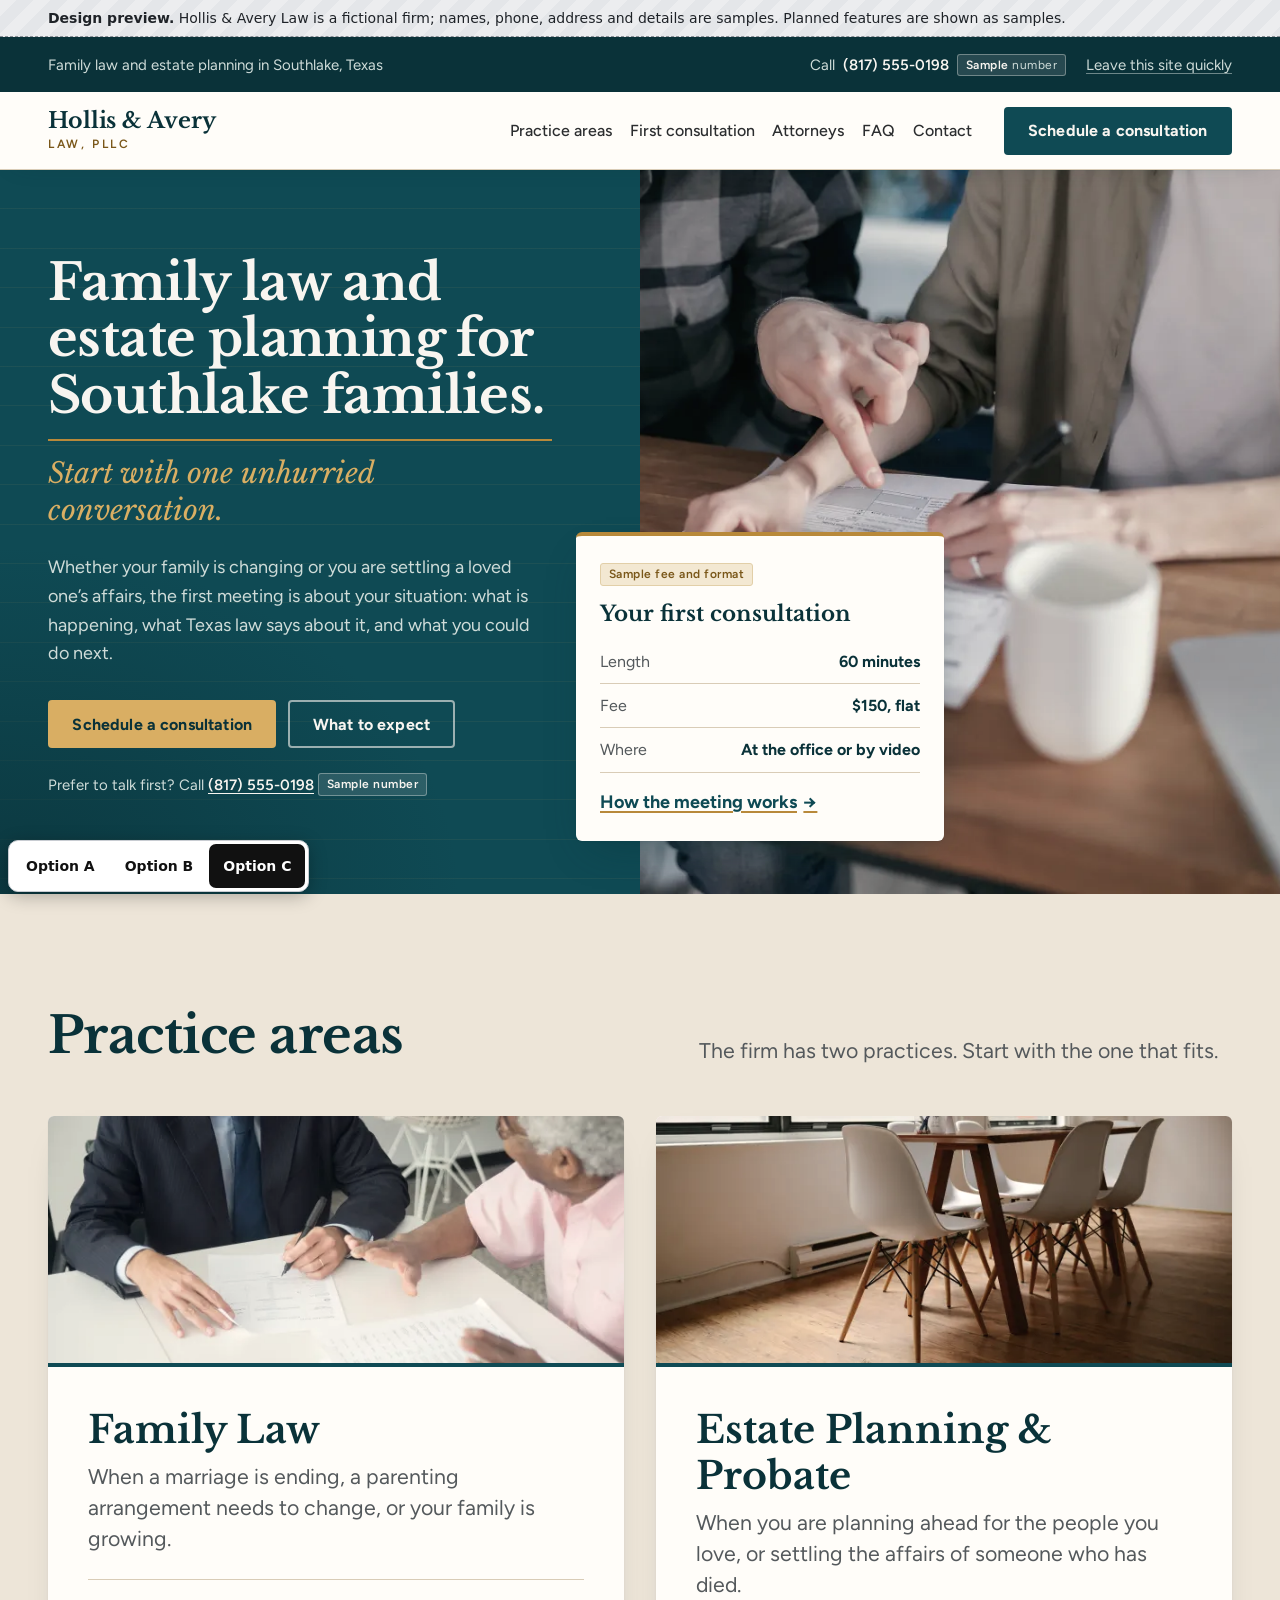
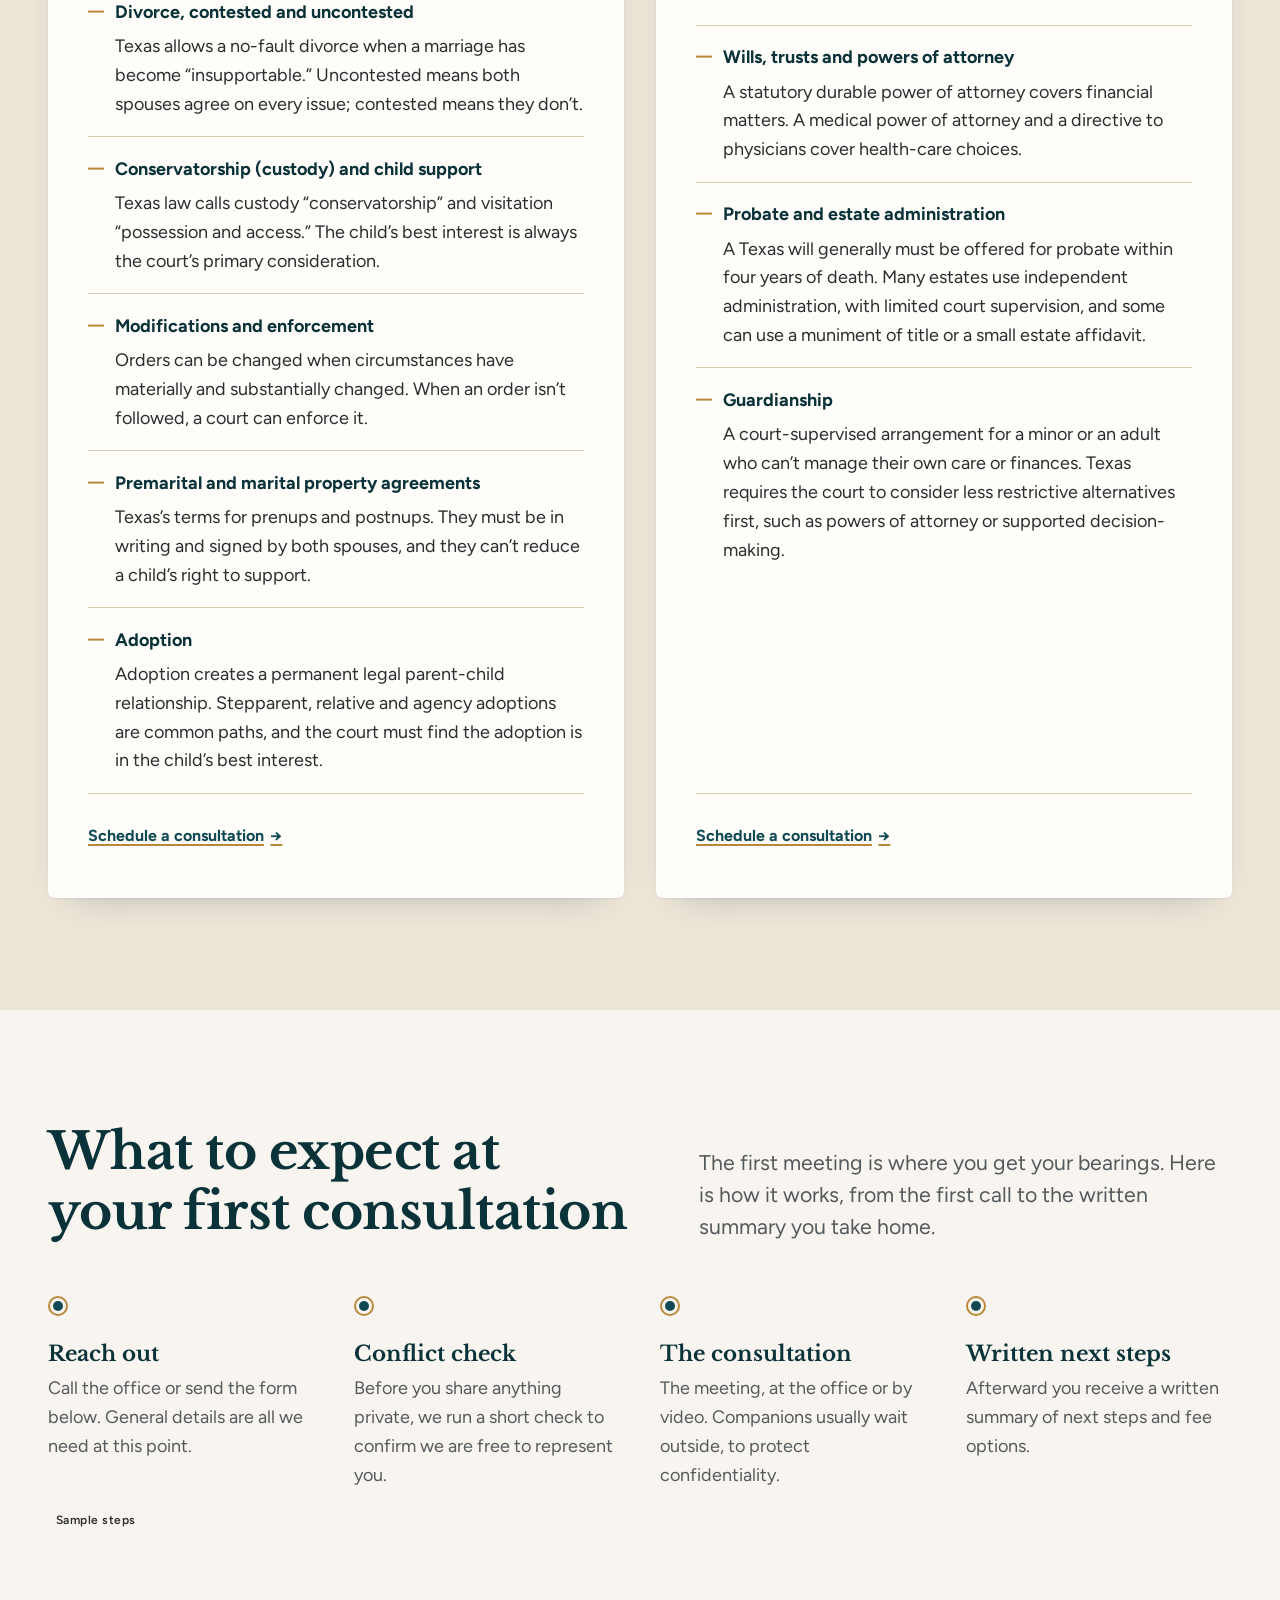
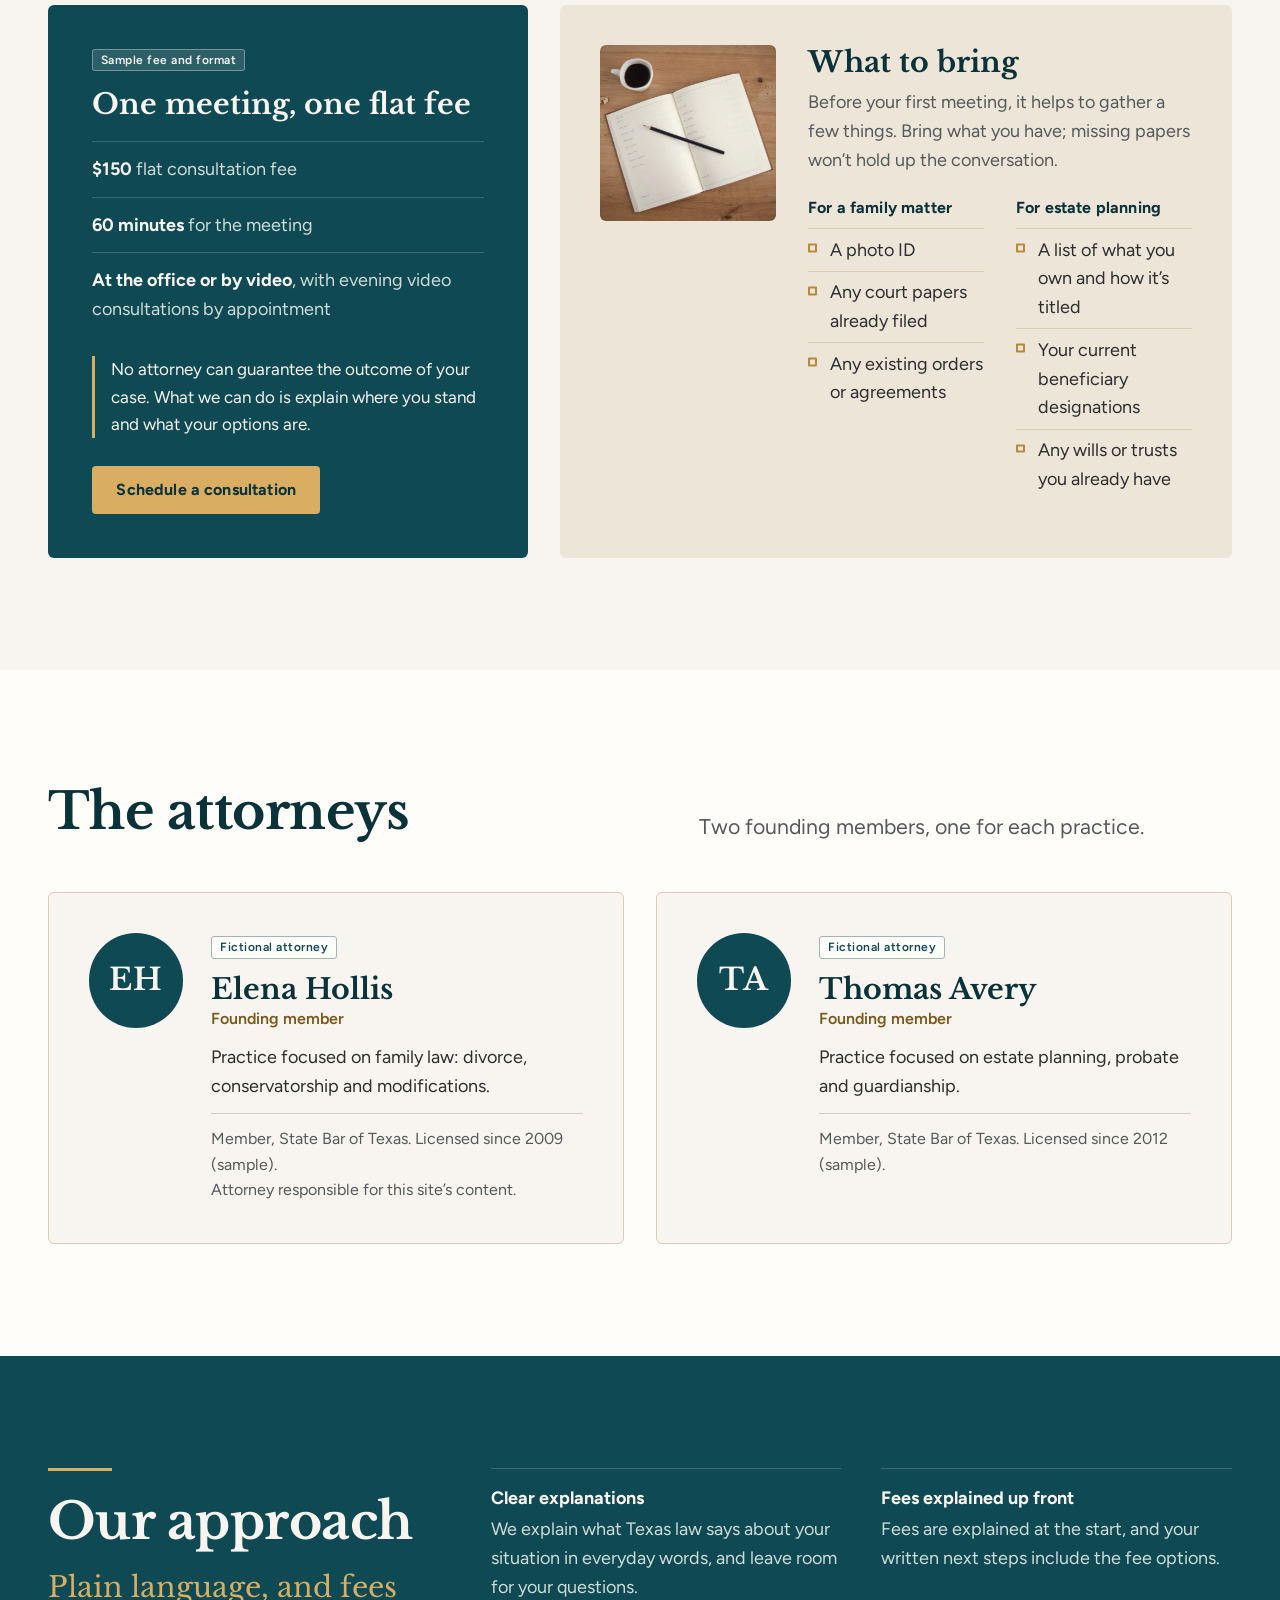
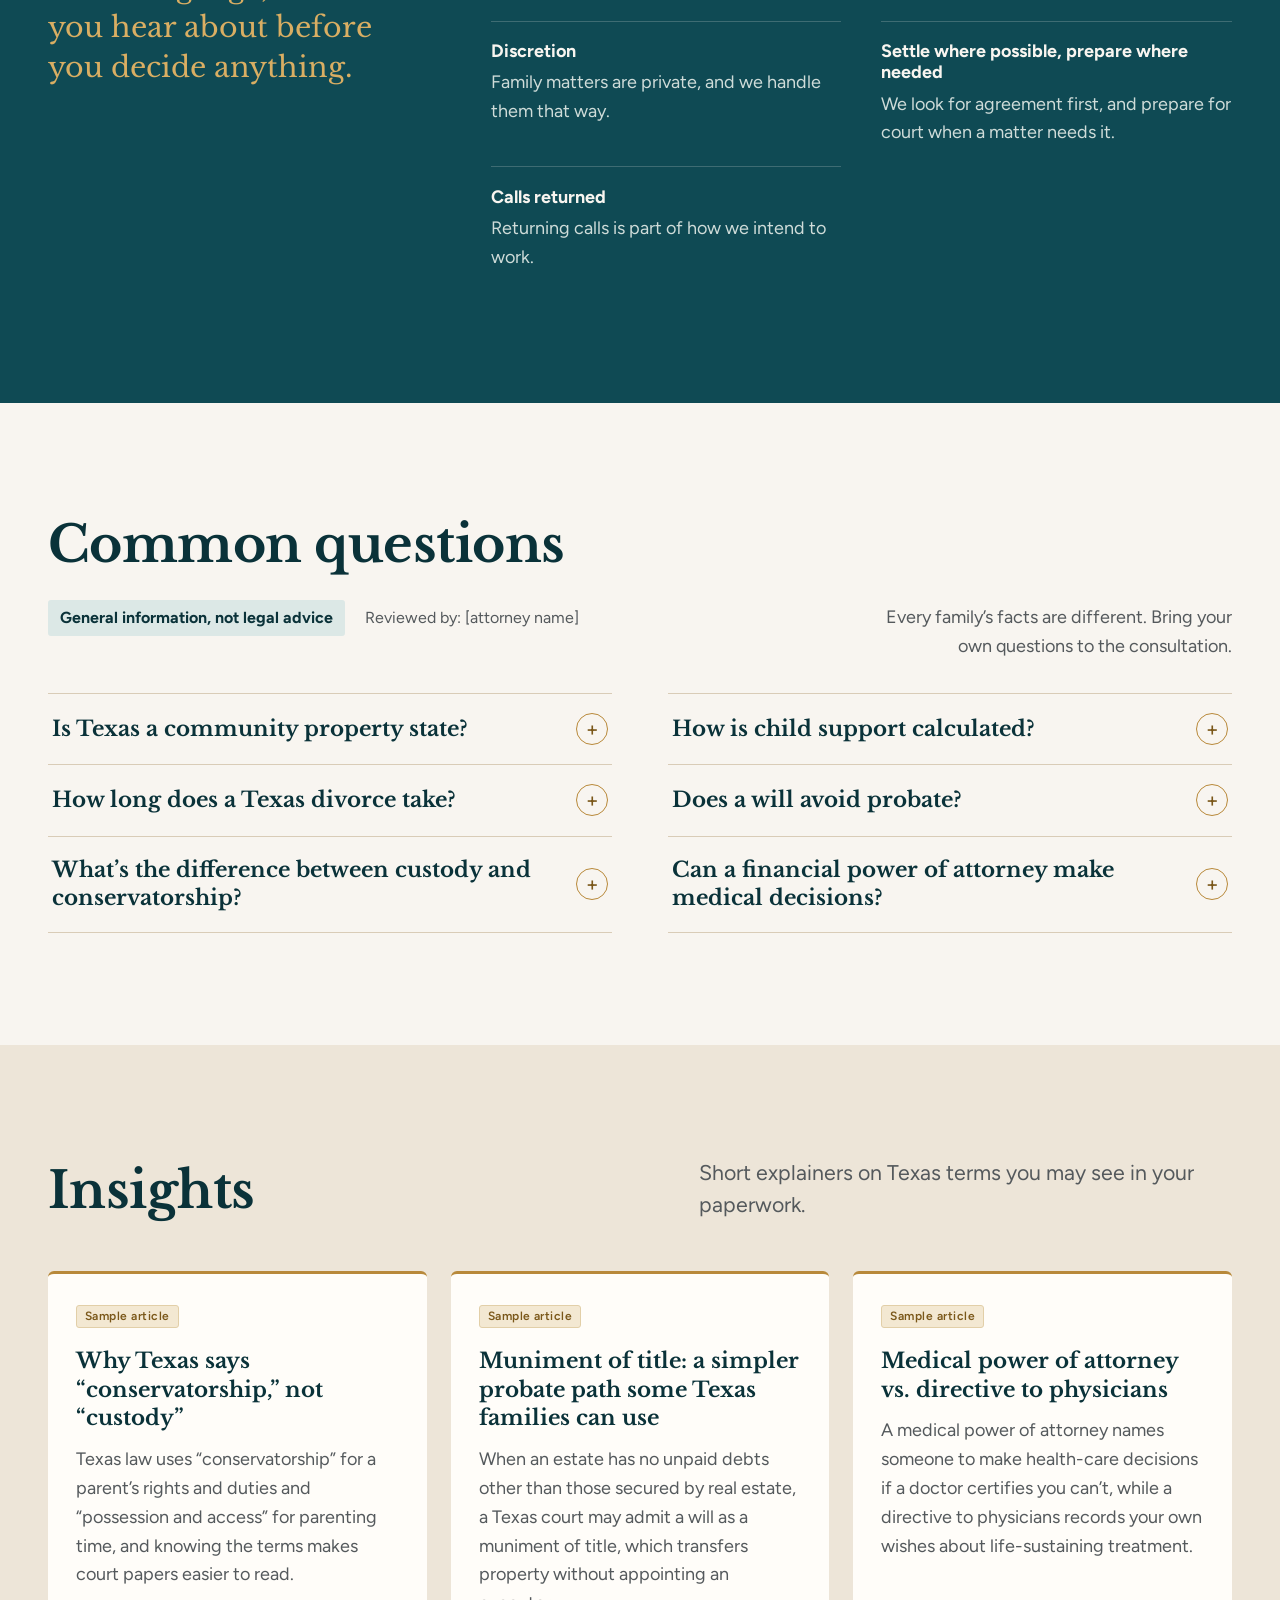
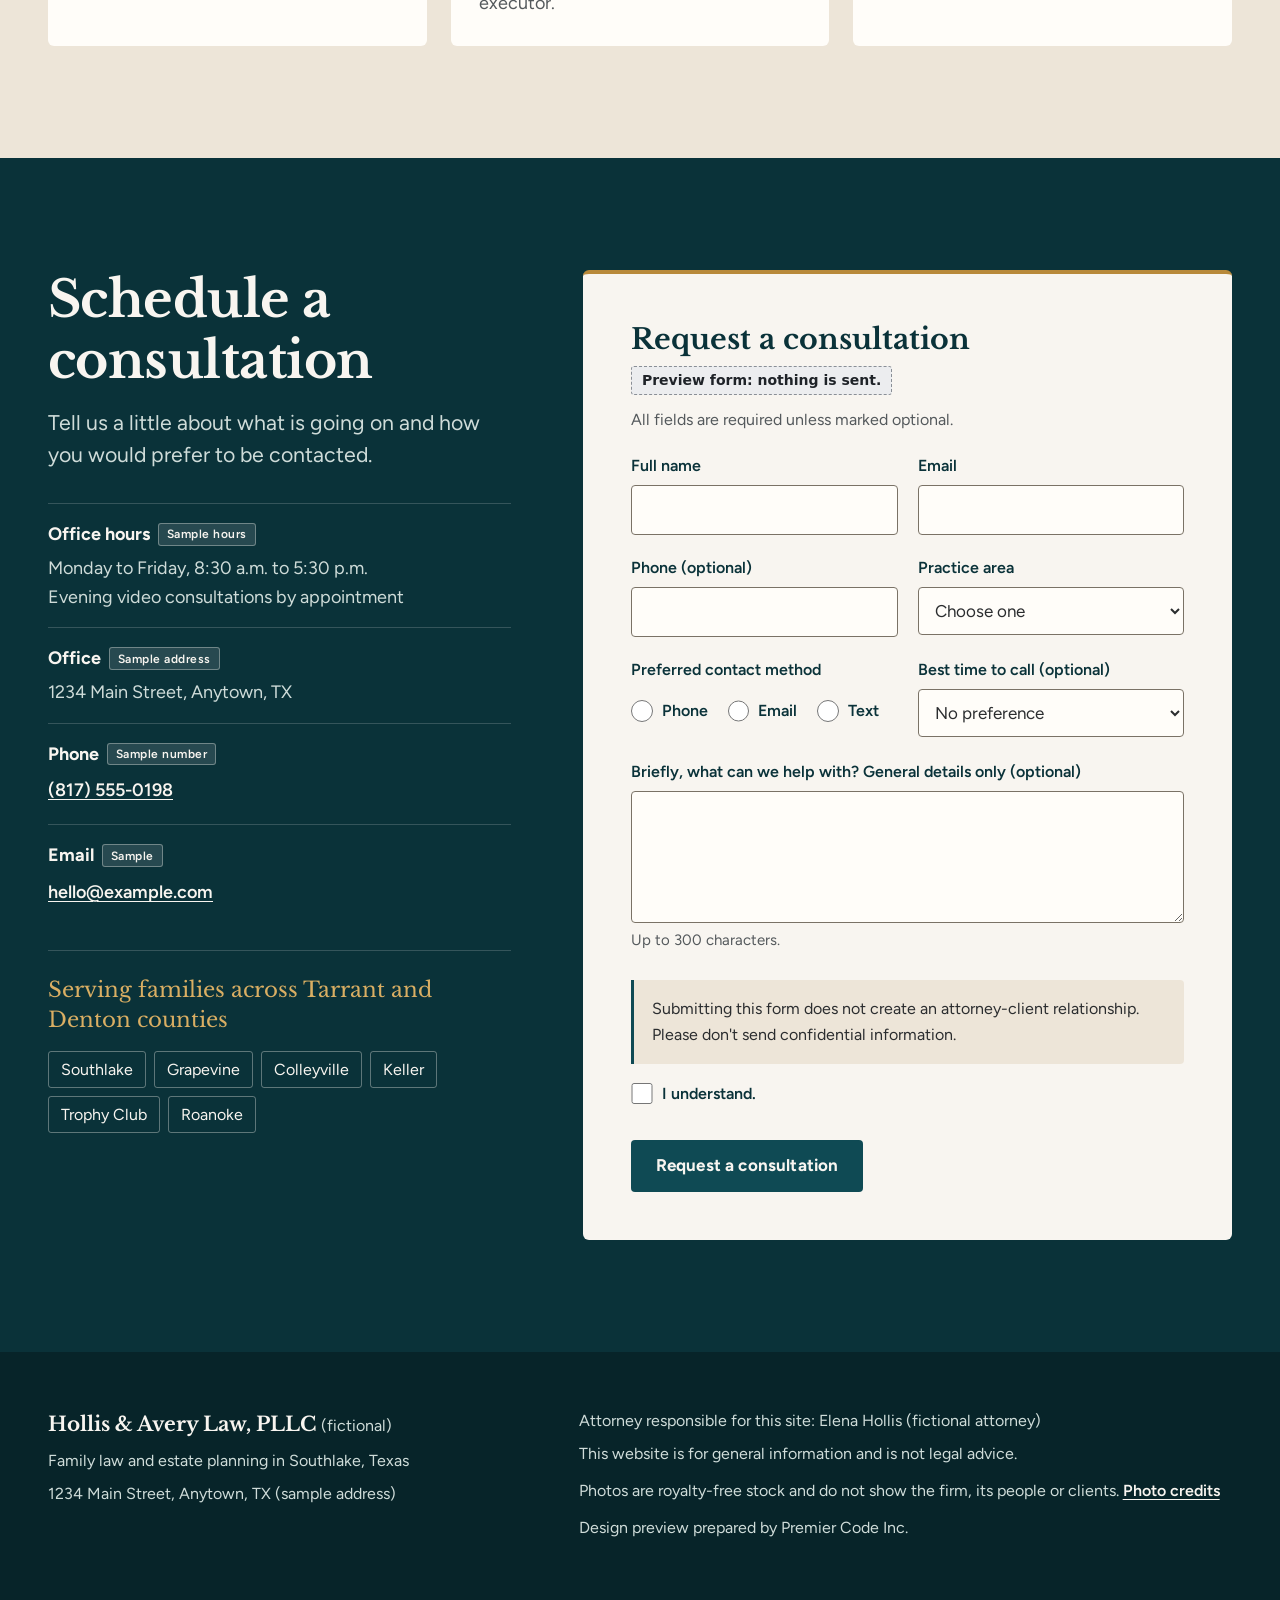
<file: option-c/index.html>
<!doctype html>
<!-- Pitch note (Option C, "Warm counsel"): an approachable, people-centered family law and estate planning firm, built on deep teal, cream and brass with Libre Baskerville headings, where the consultation itself is the product.
     Look first at the split hero: the headline on a solid teal panel beside a warm photo of two people going over papers, and the cream card that overlaps the photo with the sample consultation (60 minutes, $150, office or video). Then scroll to "What to expect at your first consultation". -->
<html lang="en">
<head>
<meta charset="utf-8">
<meta name="viewport" content="width=device-width, initial-scale=1">
<meta name="robots" content="noindex, nofollow">
<title>Hollis &amp; Avery Law | Family Law and Estate Planning in Southlake, Texas (design preview)</title>
<meta name="description" content="Design preview for a fictional Southlake, Texas firm: family law and estate planning, what happens at your first consultation, what to bring, and how to schedule a meeting at the office or by video.">
<meta name="theme-color" content="#0F4A54">
<link rel="preconnect" href="https://fonts.googleapis.com">
<link rel="preconnect" href="https://fonts.gstatic.com" crossorigin>
<link rel="stylesheet" href="https://fonts.googleapis.com/css2?family=Figtree:wght@400;500;600;700&amp;family=Libre+Baskerville:ital,wght@0,400;0,700;1,400&amp;display=swap">
<link rel="stylesheet" href="styles.css">
<script src="main.js" defer></script>
</head>
<body id="top">
<a class="skip" href="#main">Skip to main content</a>

<div class="preview-bar" role="note" aria-label="About this design preview">
  <p><strong>Design preview.</strong> Hollis &amp; Avery Law is a fictional firm; names, phone, address and details are samples. Planned features are shown as samples.</p>
</div>

<header class="site-header">
  <div class="utility">
    <div class="wrap utility__inner">
      <p class="utility__place">Family law and estate planning in Southlake, Texas</p>
      <div class="utility__actions">
        <a class="utility__phone" href="tel:+18175550198"><span class="utility__label">Call</span> (817) 555-0198 <span class="tag tag--on-dark">Sample<span class="utility__label"> number</span></span></a>
        <!-- PLACEHOLDER: quick-exit link, confirm with client -->
        <a class="quick-exit" href="https://weather.com/" data-quick-exit rel="noreferrer">Leave this site quickly</a>
      </div>
    </div>
  </div>
  <div class="masthead">
    <div class="wrap masthead__inner">
      <a class="wordmark" href="#top">
        <span class="wordmark__name">Hollis &amp; Avery</span>
        <span class="wordmark__sub">Law, PLLC</span>
      </a>
      <nav class="nav" aria-label="Main">
        <ul>
          <li><a href="#practice">Practice<span class="nav__more">&nbsp;areas</span></a></li>
          <li><a href="#consultation"><span class="nav__more">First c</span><span class="nav__short">C</span>onsultation</a></li>
          <li><a href="#attorneys">Attorneys</a></li>
          <li><a href="#faq">FAQ</a></li>
          <li><a href="#contact">Contact</a></li>
        </ul>
      </nav>
      <a class="btn btn--primary masthead__cta" href="#contact">Schedule a consultation</a>
    </div>
  </div>
</header>

<main id="main">

  <section class="hero" aria-labelledby="hero-title">
    <div class="hero__panel">
      <div class="hero__copy">
        <h1 id="hero-title" class="hero__title">
          <span class="hero__line">Family law and estate planning for Southlake families.</span>
          <span class="hero__reassure">Start with one unhurried conversation.</span>
        </h1>
        <p class="hero__lede">Whether your family is changing or you are settling a loved one&rsquo;s affairs, the first meeting is about your situation: what is happening, what Texas law says about it, and what you could do next.</p>
        <div class="hero__actions">
          <a class="btn btn--brass" href="#contact">Schedule a consultation</a>
          <a class="btn btn--ghost-light" href="#consultation">What to expect</a>
        </div>
        <p class="hero__call">Prefer to talk first? Call <a href="tel:+18175550198">(817) 555-0198</a> <span class="tag tag--on-dark">Sample number</span></p>
      </div>
    </div>
    <div class="hero__media">
      <img class="photo" src="../assets/img/couple-papers-table-01-1200.webp"
           srcset="../assets/img/couple-papers-table-01-640.webp 640w, ../assets/img/couple-papers-table-01-1200.webp 1200w, ../assets/img/couple-papers-table-01-2400.webp 2400w"
           sizes="(min-width: 960px) 55vw, 100vw"
           width="1200" height="800" fetchpriority="high"
           alt="Two people going over paperwork together at a wooden table, one pointing to a line on the page">
      <!-- PLACEHOLDER: consultation fee and format -->
      <aside class="consult-card" aria-labelledby="consult-card-title">
        <p class="tag tag--brass">Sample fee and format</p>
        <h2 id="consult-card-title" class="consult-card__title">Your first consultation</h2>
        <dl class="consult-card__facts">
          <div><dt>Length</dt><dd>60 minutes</dd></div>
          <div><dt>Fee</dt><dd>$150, flat</dd></div>
          <div><dt>Where</dt><dd>At the office or by video</dd></div>
        </dl>
        <a class="text-link" href="#consultation">How the meeting works</a>
      </aside>
    </div>
  </section>

  <section id="practice" class="section section--sand" aria-labelledby="practice-title">
    <div class="wrap">
      <div class="split-head">
        <h2 id="practice-title" class="h2">Practice areas</h2>
        <p class="split-head__text">The firm has two practices. Start with the one that fits.</p>
      </div>

      <div class="practice-grid">
        <article class="practice settle" aria-labelledby="family-title">
          <img class="practice__img photo" src="../assets/img/advisor-client-papers-01-1200.webp"
               srcset="../assets/img/advisor-client-papers-01-640.webp 640w, ../assets/img/advisor-client-papers-01-1200.webp 1200w, ../assets/img/advisor-client-papers-01-2400.webp 2400w"
               sizes="(min-width: 960px) 46vw, 100vw" width="1200" height="489" loading="lazy"
               alt="Two people at a white table reviewing and filling in a printed form together">
          <div class="practice__body">
            <h3 id="family-title" class="practice__title">Family Law</h3>
            <p class="practice__when">When a marriage is ending, a parenting arrangement needs to change, or your family is growing.</p>
            <ul class="areas">
              <li><h4>Divorce, contested and uncontested</h4><p>Texas allows a no-fault divorce when a marriage has become &ldquo;insupportable.&rdquo; Uncontested means both spouses agree on every issue; contested means they don&rsquo;t.</p></li>
              <li><h4>Conservatorship (custody) and child support</h4><p>Texas law calls custody &ldquo;conservatorship&rdquo; and visitation &ldquo;possession and access.&rdquo; The child&rsquo;s best interest is always the court&rsquo;s primary consideration.</p></li>
              <li><h4>Modifications and enforcement</h4><p>Orders can be changed when circumstances have materially and substantially changed. When an order isn&rsquo;t followed, a court can enforce it.</p></li>
              <li><h4>Premarital and marital property agreements</h4><p>Texas&rsquo;s terms for prenups and postnups. They must be in writing and signed by both spouses, and they can&rsquo;t reduce a child&rsquo;s right to support.</p></li>
              <li><h4>Adoption</h4><p>Adoption creates a permanent legal parent-child relationship. Stepparent, relative and agency adoptions are common paths, and the court must find the adoption is in the child&rsquo;s best interest.</p></li>
            </ul>
            <p class="practice__next"><a class="text-link" href="#contact">Schedule a consultation</a></p>
          </div>
        </article>

        <article class="practice settle" aria-labelledby="estate-title">
          <img class="practice__img photo" src="../assets/img/table-by-window-01-1200.webp"
               srcset="../assets/img/table-by-window-01-640.webp 640w, ../assets/img/table-by-window-01-1200.webp 1200w, ../assets/img/table-by-window-01-2400.webp 2400w"
               sizes="(min-width: 960px) 46vw, 100vw" width="1200" height="801" loading="lazy"
               alt="A small wooden table and four chairs beside a sunny window">
          <div class="practice__body">
            <h3 id="estate-title" class="practice__title">Estate Planning &amp; Probate</h3>
            <p class="practice__when">When you are planning ahead for the people you love, or settling the affairs of someone who has died.</p>
            <ul class="areas">
              <li><h4>Wills, trusts and powers of attorney</h4><p>A statutory durable power of attorney covers financial matters. A medical power of attorney and a directive to physicians cover health-care choices.</p></li>
              <li><h4>Probate and estate administration</h4><p>A Texas will generally must be offered for probate within four years of death. Many estates use independent administration, with limited court supervision, and some can use a muniment of title or a small estate affidavit.</p></li>
              <li><h4>Guardianship</h4><p>A court-supervised arrangement for a minor or an adult who can&rsquo;t manage their own care or finances. Texas requires the court to consider less restrictive alternatives first, such as powers of attorney or supported decision-making.</p></li>
            </ul>
            <p class="practice__next"><a class="text-link" href="#contact">Schedule a consultation</a></p>
          </div>
        </article>
      </div>
    </div>
  </section>

  <section id="consultation" class="section section--cream" aria-labelledby="consult-title">
    <div class="wrap">
      <div class="split-head">
        <h2 id="consult-title" class="h2">What to expect at your first consultation</h2>
        <p class="split-head__text">The first meeting is where you get your bearings. Here is how it works, from the first call to the written summary you take home.</p>
      </div>

      <div class="steps-wrap">
        <span class="steps__thread" aria-hidden="true"></span>
        <ol class="steps" role="list" aria-label="Steps from first contact to next steps">
          <li class="step settle">
            <span class="step__mark" aria-hidden="true"></span>
            <h3 class="step__name">Reach out</h3>
            <p>Call the office or send the form below. General details are all we need at this point.</p>
          </li>
          <li class="step settle">
            <span class="step__mark" aria-hidden="true"></span>
            <h3 class="step__name">Conflict check</h3>
            <p>Before you share anything private, we run a short check to confirm we are free to represent you.</p>
          </li>
          <li class="step settle">
            <span class="step__mark" aria-hidden="true"></span>
            <h3 class="step__name">The consultation</h3>
            <p>The meeting, at the office or by video. Companions usually wait outside, to protect confidentiality.</p>
          </li>
          <li class="step settle">
            <span class="step__mark" aria-hidden="true"></span>
            <h3 class="step__name">Written next steps</h3>
            <p>Afterward you receive a written summary of next steps and fee options.</p>
          </li>
        </ol>
        <p class="steps__note"><span class="tag">Sample steps</span></p>
      </div>

      <div class="consult-detail">
        <!-- PLACEHOLDER: consultation fee and format -->
        <div class="fee-card settle">
          <p class="tag tag--on-dark">Sample fee and format</p>
          <h3 class="fee-card__title">One meeting, one flat fee</h3>
          <ul class="fee-card__list">
            <li><strong>$150</strong> flat consultation fee</li>
            <li><strong>60 minutes</strong> for the meeting</li>
            <li><strong>At the office or by video</strong>, with evening video consultations by appointment</li>
          </ul>
          <p class="fee-card__honest">No attorney can guarantee the outcome of your case. What we can do is explain where you stand and what your options are.</p>
          <a class="btn btn--brass" href="#contact">Schedule a consultation</a>
        </div>

        <div class="bring settle">
          <img class="bring__img photo" src="../assets/img/notebook-coffee-01-640.webp"
               srcset="../assets/img/notebook-coffee-01-640.webp 640w, ../assets/img/notebook-coffee-01-1200.webp 1200w"
               sizes="(min-width: 960px) 16rem, 40vw" width="640" height="640" loading="lazy"
               alt="An open notebook and pencil beside a cup of black coffee">
          <div class="bring__body">
            <h3 class="bring__title">What to bring</h3>
            <p>Before your first meeting, it helps to gather a few things. Bring what you have; missing papers won&rsquo;t hold up the conversation.</p>
            <div class="bring__lists">
              <div>
                <h4>For a family matter</h4>
                <ul>
                  <li>A photo ID</li>
                  <li>Any court papers already filed</li>
                  <li>Any existing orders or agreements</li>
                </ul>
              </div>
              <div>
                <h4>For estate planning</h4>
                <ul>
                  <li>A list of what you own and how it&rsquo;s titled</li>
                  <li>Your current beneficiary designations</li>
                  <li>Any wills or trusts you already have</li>
                </ul>
              </div>
            </div>
          </div>
        </div>
      </div>
    </div>
  </section>

  <section id="attorneys" class="section section--white" aria-labelledby="attorneys-title">
    <div class="wrap">
      <div class="split-head">
        <h2 id="attorneys-title" class="h2">The attorneys</h2>
        <p class="split-head__text">Two founding members, one for each practice.</p>
      </div>
      <div class="attorney-grid">
        <article class="attorney settle" aria-labelledby="att-hollis">
          <span class="attorney__initials" aria-hidden="true">EH</span>
          <div class="attorney__body">
            <p class="tag tag--outline">Fictional attorney</p>
            <h3 id="att-hollis" class="attorney__name">Elena Hollis</h3>
            <p class="attorney__role">Founding member</p>
            <p>Practice focused on family law: divorce, conservatorship and modifications.</p>
            <p class="attorney__meta">Member, State Bar of Texas. Licensed since 2009 (sample).<br>Attorney responsible for this site&rsquo;s content.</p>
          </div>
        </article>
        <article class="attorney settle" aria-labelledby="att-avery">
          <span class="attorney__initials" aria-hidden="true">TA</span>
          <div class="attorney__body">
            <p class="tag tag--outline">Fictional attorney</p>
            <h3 id="att-avery" class="attorney__name">Thomas Avery</h3>
            <p class="attorney__role">Founding member</p>
            <p>Practice focused on estate planning, probate and guardianship.</p>
            <p class="attorney__meta">Member, State Bar of Texas. Licensed since 2012 (sample).</p>
          </div>
        </article>
      </div>
    </div>
  </section>

  <section id="approach" class="section section--teal approach" aria-labelledby="approach-title">
    <div class="wrap approach__inner">
      <div class="approach__head">
        <h2 id="approach-title" class="h2 h2--light">Our approach</h2>
        <p class="approach__lead">Plain language, and fees you hear about before you decide anything.</p>
      </div>
      <div class="approach__copy">
        <ul class="values">
          <li><h3>Clear explanations</h3><p>We explain what Texas law says about your situation in everyday words, and leave room for your questions.</p></li>
          <li><h3>Fees explained up front</h3><p>Fees are explained at the start, and your written next steps include the fee options.</p></li>
          <li><h3>Discretion</h3><p>Family matters are private, and we handle them that way.</p></li>
          <li><h3>Settle where possible, prepare where needed</h3><p>We look for agreement first, and prepare for court when a matter needs it.</p></li>
          <li><h3>Calls returned</h3><p>Returning calls is part of how we intend to work.</p></li>
        </ul>
      </div>
    </div>
  </section>

  <section id="faq" class="section section--cream" aria-labelledby="faq-title">
    <div class="wrap faq">
      <div class="faq__intro">
        <h2 id="faq-title" class="h2">Common questions</h2>
        <p class="faq__label">General information, not legal advice</p>
        <p class="faq__review">Reviewed by: [attorney name]</p>
        <!-- PLACEHOLDER: attorney review of FAQ -->
        <p class="faq__more">Every family&rsquo;s facts are different. Bring your own questions to the consultation.</p>
      </div>
      <div class="faq__list">
        <div class="faq__col">
          <details class="qa">
            <summary>Is Texas a community property state?</summary>
            <div class="qa__body">
              <p>Yes. Property either spouse acquires during the marriage is generally community property. Separate property includes what a spouse owned before marriage and gifts or inheritances received during it. A court divides community property in a way it finds &ldquo;just and right,&rdquo; which is not always 50/50.</p>
              <p class="qa__cite">Tex. Fam. Code &sect;&sect; 3.001&ndash;3.003, 7.001</p>
            </div>
          </details>
          <details class="qa">
            <summary>How long does a Texas divorce take?</summary>
            <div class="qa__body">
              <p>A court generally can&rsquo;t grant a divorce until at least 60 days after the petition is filed, with limited exceptions involving family violence. Many cases take longer.</p>
              <p class="qa__cite">Tex. Fam. Code &sect; 6.702</p>
            </div>
          </details>
          <details class="qa">
            <summary>What&rsquo;s the difference between custody and conservatorship?</summary>
            <div class="qa__body">
              <p>None in everyday meaning. Texas law uses &ldquo;conservatorship.&rdquo; Joint managing conservatorship means sharing parental rights and duties, not necessarily equal time.</p>
              <p class="qa__cite">Tex. Fam. Code &sect;&sect; 101.016, 153.131</p>
            </div>
          </details>
        </div>
        <div class="faq__col">
          <details class="qa">
            <summary>How is child support calculated?</summary>
            <div class="qa__body">
              <p>Texas uses guideline percentages of the paying parent&rsquo;s net resources, starting at 20% for one child, up to a cap that is adjusted over time. As of Sept. 1, 2025, the cap is $11,700 a month.</p>
              <p class="qa__cite">Tex. Fam. Code &sect; 154.125</p>
            </div>
          </details>
          <details class="qa">
            <summary>Does a will avoid probate?</summary>
            <div class="qa__body">
              <p>No. A Texas will generally must be admitted to probate to transfer property, though assets with named beneficiaries or survivorship rights can pass outside probate.</p>
              <p class="qa__cite">Tex. Est. Code &sect; 256.001</p>
            </div>
          </details>
          <details class="qa">
            <summary>Can a financial power of attorney make medical decisions?</summary>
            <div class="qa__body">
              <p>No. The statutory durable power of attorney covers property and finances. Health-care decisions need a medical power of attorney.</p>
              <p class="qa__cite">Tex. Est. Code ch. 752; Health &amp; Safety Code ch. 166</p>
            </div>
          </details>
        </div>
      </div>
    </div>
  </section>

  <section id="insights" class="section section--sand" aria-labelledby="insights-title">
    <div class="wrap">
      <div class="split-head">
        <h2 id="insights-title" class="h2">Insights</h2>
        <p class="split-head__text">Short explainers on Texas terms you may see in your paperwork.</p>
      </div>
      <div class="insight-grid">
        <article class="insight settle">
          <p class="tag tag--brass">Sample article</p>
          <h3 class="insight__title">Why Texas says &ldquo;conservatorship,&rdquo; not &ldquo;custody&rdquo;</h3>
          <p>Texas law uses &ldquo;conservatorship&rdquo; for a parent&rsquo;s rights and duties and &ldquo;possession and access&rdquo; for parenting time, and knowing the terms makes court papers easier to read.</p>
        </article>
        <article class="insight settle">
          <p class="tag tag--brass">Sample article</p>
          <h3 class="insight__title">Muniment of title: a simpler probate path some Texas families can use</h3>
          <p>When an estate has no unpaid debts other than those secured by real estate, a Texas court may admit a will as a muniment of title, which transfers property without appointing an executor.</p>
        </article>
        <article class="insight settle">
          <p class="tag tag--brass">Sample article</p>
          <h3 class="insight__title">Medical power of attorney vs. directive to physicians</h3>
          <p>A medical power of attorney names someone to make health-care decisions if a doctor certifies you can&rsquo;t, while a directive to physicians records your own wishes about life-sustaining treatment.</p>
        </article>
      </div>
    </div>
  </section>

  <section id="contact" class="section section--ink contact" aria-labelledby="contact-title">
    <div class="wrap contact__inner">
      <div class="contact__info">
        <h2 id="contact-title" class="h2 h2--light">Schedule a consultation</h2>
        <p class="contact__lede">Tell us a little about what is going on and how you would prefer to be contacted.</p>

        <dl class="office">
          <div>
            <dt>Office hours <span class="tag tag--on-dark">Sample hours</span></dt>
            <dd>Monday to Friday, 8:30 a.m. to 5:30 p.m.<br>Evening video consultations by appointment</dd>
          </div>
          <div>
            <dt>Office <span class="tag tag--on-dark">Sample address</span></dt>
            <dd>1234 Main Street, Anytown, TX</dd>
          </div>
          <div>
            <dt>Phone <span class="tag tag--on-dark">Sample number</span></dt>
            <dd><a href="tel:+18175550198">(817) 555-0198</a></dd>
          </div>
          <div>
            <dt>Email <span class="tag tag--on-dark">Sample</span></dt>
            <dd><a href="mailto:hello@example.com">hello@example.com</a></dd>
          </div>
        </dl>

        <div class="area">
          <p class="area__line">Serving families across Tarrant and Denton counties</p>
          <ul class="area__cities" aria-label="Cities served">
            <li>Southlake</li><li>Grapevine</li><li>Colleyville</li><li>Keller</li><li>Trophy Club</li><li>Roanoke</li>
          </ul>
        </div>
      </div>

      <div class="form-card">
        <form id="consult-form" class="form" method="dialog" aria-labelledby="form-title" aria-describedby="form-req">
          <h3 id="form-title" class="form__title">Request a consultation</h3>
          <p class="form__preview">Preview form: nothing is sent.</p>
          <p id="form-req" class="form__req">All fields are required unless marked optional.</p>

          <!-- Honeypot: people never see or fill this field. Spam bots that fill every input do,
               and at launch the server discards any submission where company_website has a value. -->
          <div class="hp" aria-hidden="true">
            <label for="company_website">Company website</label>
            <input type="text" id="company_website" name="company_website" tabindex="-1" autocomplete="off">
          </div>
          <!-- PLACEHOLDER: reCAPTCHA v3 script and token field go here at launch -->
          <input type="hidden" name="g-recaptcha-response" value="">

          <div class="form__row">
            <div class="field" data-field>
              <label for="f-name">Full name</label>
              <input id="f-name" name="name" type="text" autocomplete="name" required
                     data-msg-missing="Enter your name.">
              <p class="field__error" id="f-name-err" hidden></p>
            </div>
            <div class="field" data-field>
              <label for="f-email">Email</label>
              <input id="f-email" name="email" type="email" autocomplete="email" required
                     data-msg-missing="Enter your email address."
                     data-msg-type="Enter an email address in the form name@example.com.">
              <p class="field__error" id="f-email-err" hidden></p>
            </div>
          </div>

          <div class="form__row">
            <div class="field" data-field>
              <label for="f-phone">Phone (optional)</label>
              <input id="f-phone" name="phone" type="tel" autocomplete="tel" inputmode="tel"
                     pattern="[0-9\(\)+.\- ]{7,}"
                     data-msg-pattern="Enter a phone number using digits, for example (817) 555-0198.">
              <p class="field__error" id="f-phone-err" hidden></p>
            </div>
            <div class="field" data-field>
              <label for="f-area">Practice area</label>
              <select id="f-area" name="practice_area" required data-msg-missing="Choose a practice area, or Not sure.">
                <option value="">Choose one</option>
                <optgroup label="Family Law">
                  <option>Divorce, contested or uncontested</option>
                  <option>Conservatorship (custody) and child support</option>
                  <option>Modifications and enforcement</option>
                  <option>Premarital and marital property agreements</option>
                  <option>Adoption</option>
                </optgroup>
                <optgroup label="Estate Planning &amp; Probate">
                  <option>Wills, trusts and powers of attorney</option>
                  <option>Probate and estate administration</option>
                  <option>Guardianship</option>
                </optgroup>
                <option>Not sure</option>
              </select>
              <p class="field__error" id="f-area-err" hidden></p>
            </div>
          </div>

          <div class="form__row">
            <fieldset class="field field--choice" data-field data-group="contact_method">
              <legend>Preferred contact method</legend>
              <div class="choices">
                <label class="choice"><input type="radio" name="contact_method" value="phone" required data-msg-missing="Choose how you would like us to contact you."> Phone</label>
                <label class="choice"><input type="radio" name="contact_method" value="email"> Email</label>
                <label class="choice"><input type="radio" name="contact_method" value="text"> Text</label>
              </div>
              <p class="field__error" id="f-method-err" hidden></p>
            </fieldset>
            <div class="field" data-field>
              <label for="f-time">Best time to call (optional)</label>
              <select id="f-time" name="best_time">
                <option>No preference</option>
                <option>Morning</option>
                <option>Midday</option>
                <option>Late afternoon</option>
                <option>Evening (video consultations)</option>
              </select>
            </div>
          </div>

          <div class="field" data-field>
            <label for="f-desc">Briefly, what can we help with? General details only (optional)</label>
            <textarea id="f-desc" name="description" rows="4" maxlength="300" aria-describedby="f-desc-count" data-describedby="f-desc-count"></textarea>
            <p class="field__hint" id="f-desc-count">Up to 300 characters.</p>
          </div>

          <p class="form__notice" id="form-notice">Submitting this form does not create an attorney-client relationship. Please don't send confidential information.</p>
          <div class="field field--check" data-field>
            <label class="check" for="f-ack">
              <input id="f-ack" name="acknowledge" type="checkbox" required aria-describedby="form-notice" data-describedby="form-notice"
                     data-msg-missing="Check the box to confirm you understand the notice above.">
              <span>I understand.</span>
            </label>
            <p class="field__error" id="f-ack-err" hidden></p>
          </div>

          <button class="btn btn--primary form__submit" type="submit">Request a consultation</button>
          <p id="form-status" class="form__status" role="status"></p>
        </form>
      </div>
    </div>
  </section>

</main>

<footer class="site-footer">
  <div class="wrap footer__inner">
    <div class="footer__firm">
      <p class="footer__name">Hollis &amp; Avery Law, PLLC <span class="footer__fict">(fictional)</span></p>
      <p>Family law and estate planning in Southlake, Texas</p>
      <p>1234 Main Street, Anytown, TX (sample address)</p>
    </div>
    <div class="footer__legal">
      <p>Attorney responsible for this site: Elena Hollis (fictional attorney)</p>
      <p>This website is for general information and is not legal advice.</p>
      <p>Photos are royalty-free stock and do not show the firm, its people or clients. <a href="../credits.html">Photo credits</a></p>
      <p>Design preview prepared by Premier Code Inc.</p>
    </div>
  </div>
</footer>

<!-- REMOVE AT LAUNCH: option switcher -->
<!-- Copy this block unchanged to the end of <body> on every option page, just before </body>.
     Per page, move aria-current="page" and the "on" class to that page's own link. Change nothing else.
     Links are relative to option-a/, option-b/ and option-c/ folders (one level below the site root). -->
<style class="pv-style">
  html { scroll-padding-bottom: 6rem; }
  footer, .site-footer, body > :last-of-type:not(script):not(nav) { padding-bottom: max(env(safe-area-inset-bottom), 5rem); }
  .pv-switch {
    position: fixed; left: 8px; bottom: 8px; z-index: 9999;
    display: flex; gap: 2px; padding: 3px;
    background: #fff; border: 1px solid #c8ccd2; border-radius: 10px;
    box-shadow: 0 4px 18px rgba(0,0,0,.28);
    font: 600 14px/1.2 system-ui, -apple-system, "Segoe UI", sans-serif;
  }
  .pv-switch a {
    display: flex; align-items: center; justify-content: center;
    min-height: 44px; padding: 0 14px; border-radius: 7px;
    color: #111; background: transparent; text-decoration: none; white-space: nowrap;
  }
  .pv-switch a:hover { background: #eceef1; }
  .pv-switch a.on { color: #fff; background: #111; }
  .pv-switch a:focus-visible { outline: 3px solid #1a73e8; outline-offset: 1px; }
  @media (max-width: 420px) { .pv-switch a { padding: 0 11px; font-size: 13px; } }
  @media print { .pv-switch { display: none; } }
</style>
<nav class="pv-switch" aria-label="Design options">
  <a href="../option-a/">Option A</a>
  <a href="../option-b/">Option B</a>
  <a href="../option-c/" class="on" aria-current="page">Option C</a>
</nav>
<!-- /REMOVE AT LAUNCH -->
</body>
</html>
</file>
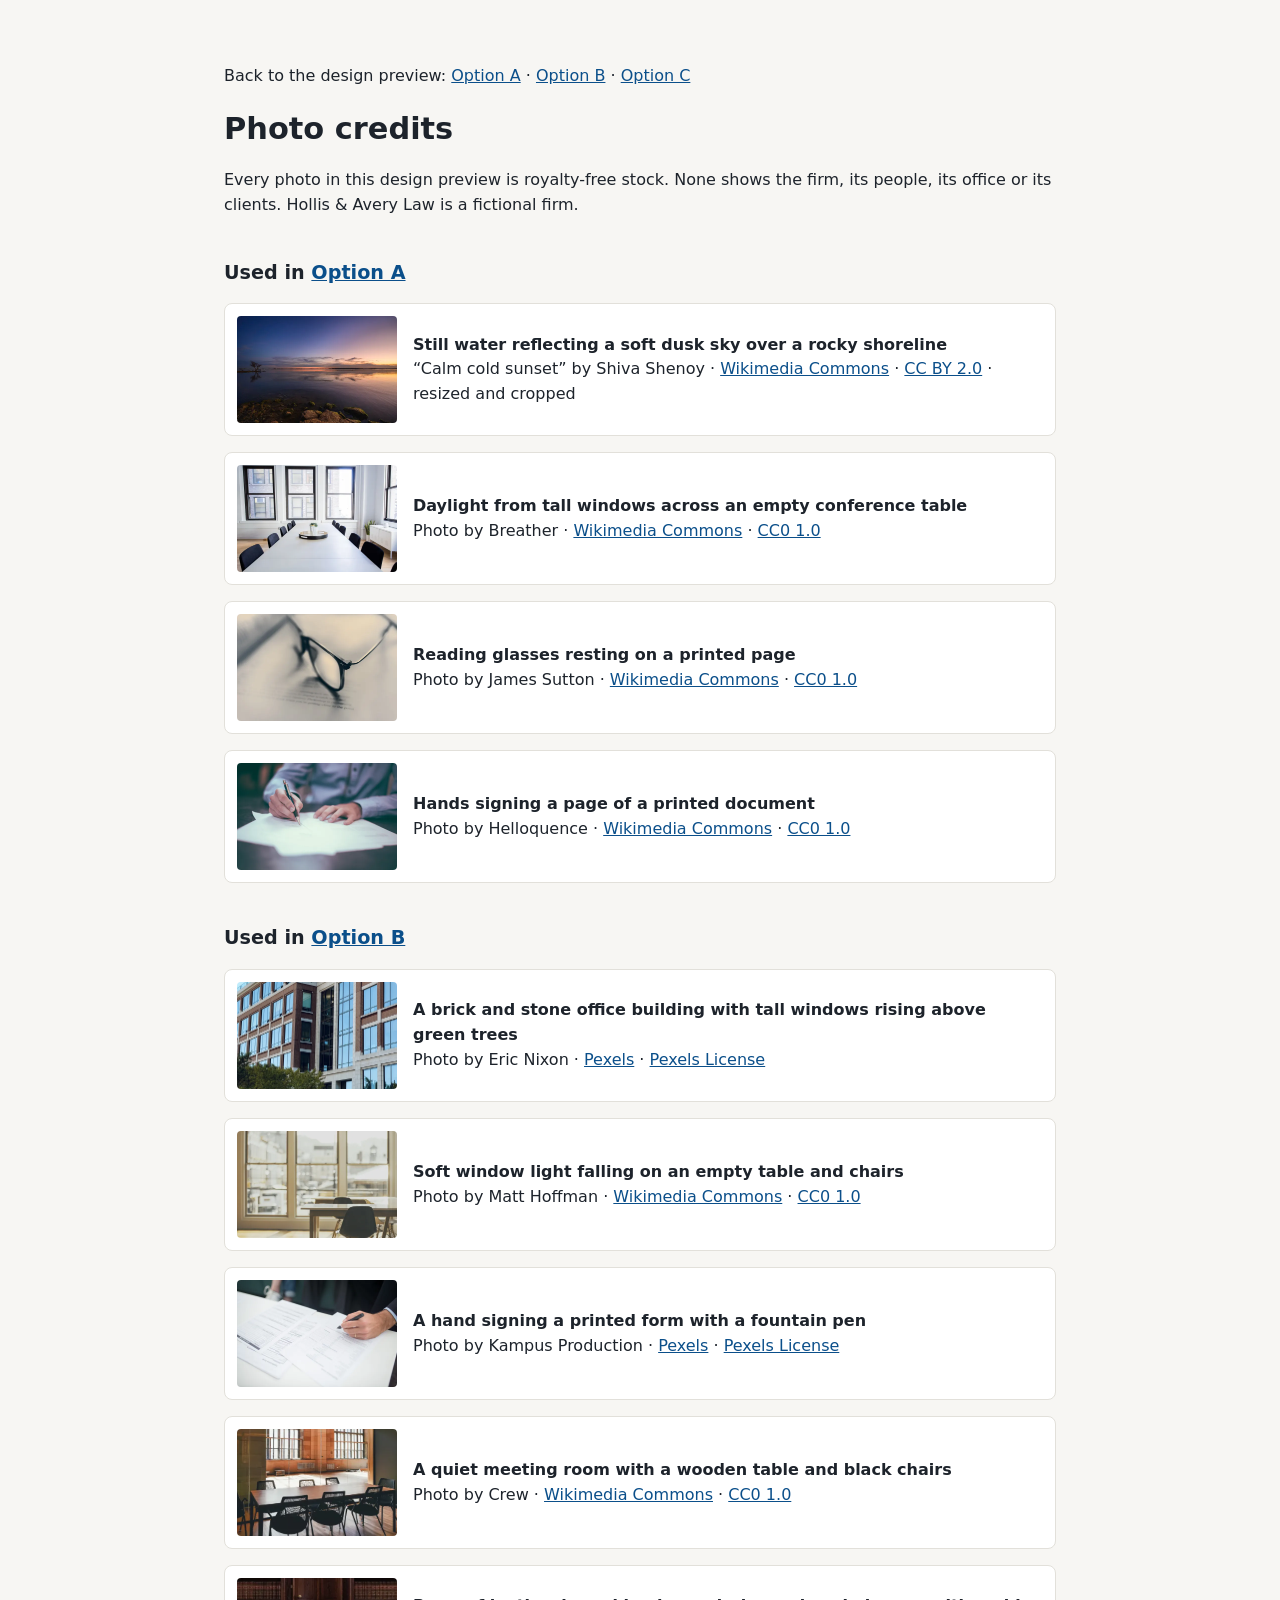
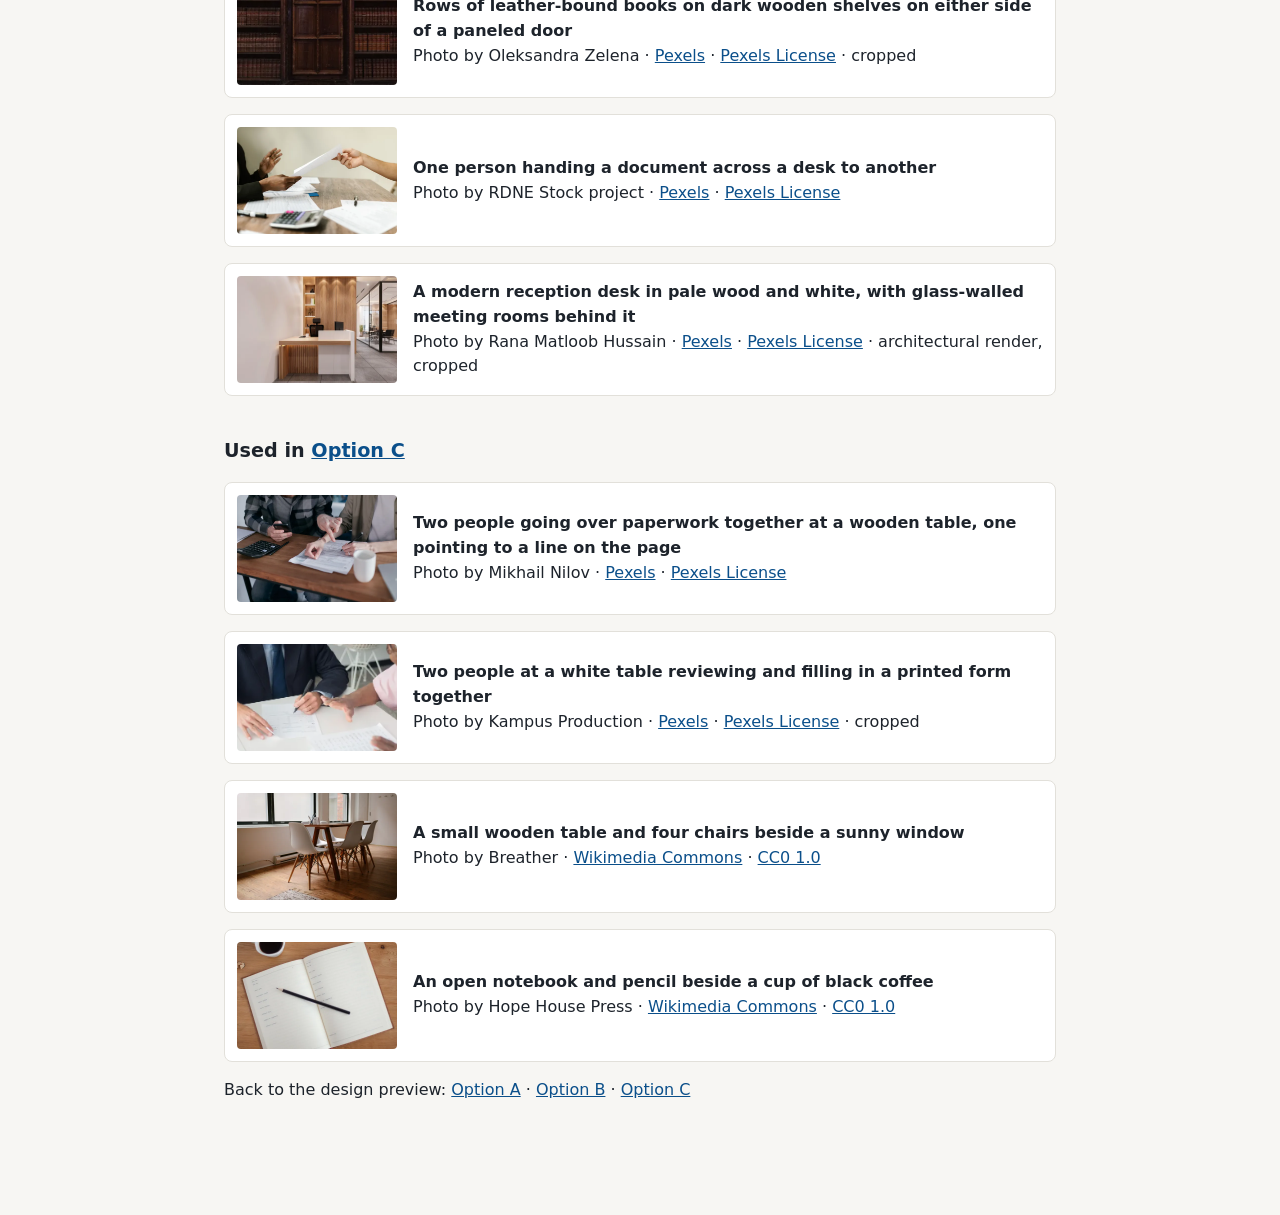
<file: credits.html>
<!doctype html>
<html lang="en">
<head>
<meta charset="utf-8">
<meta name="viewport" content="width=device-width, initial-scale=1">
<meta name="robots" content="noindex, nofollow">
<title>Photo credits: design preview</title>
<style>
  body{margin:0;font:16px/1.55 system-ui,-apple-system,"Segoe UI",sans-serif;color:#1d232b;background:#f7f6f3}
  main{max-width:52rem;margin:0 auto;padding:3rem 1.25rem 6rem}
  h1{font-size:1.9rem;margin:0 0 .5rem}
  h2{font-size:1.2rem;margin:2.5rem 0 0}
  a{color:#0b4f8a} a:focus-visible{outline:3px solid #0b4f8a;outline-offset:2px}
  ul{list-style:none;padding:0;margin:1rem 0 0;display:grid;gap:1rem}
  li{display:flex;gap:1rem;align-items:center;background:#fff;border:1px solid #e2e0da;border-radius:8px;padding:.75rem}
  li img{width:160px;height:107px;object-fit:cover;border-radius:4px;flex:none}
  li p{margin:0;font-size:1rem} nav a{white-space:nowrap} li .d{font-weight:600;font-size:1rem}
  @media (min-width:2400px){body{font-size:20px} main{max-width:60rem}}
  @media (max-width:520px){li{flex-direction:column;align-items:flex-start} li img{width:100%;height:auto;aspect-ratio:3/2}}
</style>
</head>
<body>
<main>
  <nav aria-label="Back to the design preview"><p>Back to the design preview: <a href="option-a/">Option A</a> · <a href="option-b/">Option B</a> · <a href="option-c/">Option C</a></p></nav>
  <h1>Photo credits</h1>
  <p>Every photo in this design preview is royalty-free stock. None shows the firm, its people, its office or its clients. Hollis &amp; Avery Law is a fictional firm.</p>
  <h2>Used in <a href="option-a/">Option A</a></h2>
  <ul>
    <li>
      <img src="assets/img/lake-dusk-01-640.webp" alt="" width="160" height="107" loading="lazy">
      <div><p class="d">Still water reflecting a soft dusk sky over a rocky shoreline</p>
      <p>“Calm cold sunset” by Shiva Shenoy · <a href="https://commons.wikimedia.org/wiki/File:Calm_cold_sunset_(51813700568).jpg">Wikimedia Commons</a> · <a href="https://creativecommons.org/licenses/by/2.0/">CC BY 2.0</a> · resized and cropped</p></div>
    </li>
    <li>
      <img src="assets/img/conference-table-windows-01-640.webp" alt="" width="160" height="107" loading="lazy">
      <div><p class="d">Daylight from tall windows across an empty conference table</p>
      <p>Photo by Breather · <a href="https://commons.wikimedia.org/wiki/File:Minimalist_meeting_room_(Unsplash).jpg">Wikimedia Commons</a> · <a href="https://creativecommons.org/publicdomain/zero/1.0/">CC0 1.0</a></p></div>
    </li>
    <li>
      <img src="assets/img/glasses-on-paper-01-640.webp" alt="" width="160" height="107" loading="lazy">
      <div><p class="d">Reading glasses resting on a printed page</p>
      <p>Photo by James Sutton · <a href="https://commons.wikimedia.org/wiki/File:Reading_Glasses_(Unsplash).jpg">Wikimedia Commons</a> · <a href="https://creativecommons.org/publicdomain/zero/1.0/">CC0 1.0</a></p></div>
    </li>
    <li>
      <img src="assets/img/documents-signing-01-640.webp" alt="" width="160" height="107" loading="lazy">
      <div><p class="d">Hands signing a page of a printed document</p>
      <p>Photo by Helloquence · <a href="https://commons.wikimedia.org/wiki/File:Sign_here_(Unsplash).jpg">Wikimedia Commons</a> · <a href="https://creativecommons.org/publicdomain/zero/1.0/">CC0 1.0</a></p></div>
    </li>
  </ul>
  <h2>Used in <a href="option-b/">Option B</a></h2>
  <ul>
    <li>
      <img src="assets/img/office-building-exterior-01-640.webp" alt="" width="160" height="107" loading="lazy">
      <div><p class="d">A brick and stone office building with tall windows rising above green trees</p>
      <p>Photo by Eric Nixon · <a href="https://www.pexels.com/photo/modern-office-building-16370914/">Pexels</a> · <a href="https://www.pexels.com/license/">Pexels License</a></p></div>
    </li>
    <li>
      <img src="assets/img/table-window-light-01-640.webp" alt="" width="160" height="107" loading="lazy">
      <div><p class="d">Soft window light falling on an empty table and chairs</p>
      <p>Photo by Matt Hoffman · <a href="https://commons.wikimedia.org/wiki/File:Simple_and_bright_(Unsplash).jpg">Wikimedia Commons</a> · <a href="https://creativecommons.org/publicdomain/zero/1.0/">CC0 1.0</a></p></div>
    </li>
    <li>
      <img src="assets/img/signing-forms-01-640.webp" alt="" width="160" height="107" loading="lazy">
      <div><p class="d">A hand signing a printed form with a fountain pen</p>
      <p>Photo by Kampus Production · <a href="https://www.pexels.com/photo/hand-with-pen-on-documents-on-desk-8441817/">Pexels</a> · <a href="https://www.pexels.com/license/">Pexels License</a></p></div>
    </li>
    <li>
      <img src="assets/img/conference-room-warm-01-640.webp" alt="" width="160" height="107" loading="lazy">
      <div><p class="d">A quiet meeting room with a wooden table and black chairs</p>
      <p>Photo by Crew · <a href="https://commons.wikimedia.org/wiki/File:Small_conference_room_(Unsplash).jpg">Wikimedia Commons</a> · <a href="https://creativecommons.org/publicdomain/zero/1.0/">CC0 1.0</a></p></div>
    </li>
    <li>
      <img src="assets/img/law-library-shelves-01-640.webp" alt="" width="160" height="107" loading="lazy">
      <div><p class="d">Rows of leather-bound books on dark wooden shelves on either side of a paneled door</p>
      <p>Photo by Oleksandra Zelena · <a href="https://www.pexels.com/photo/vintage-library-bookshelf-with-secret-door-40987868/">Pexels</a> · <a href="https://www.pexels.com/license/">Pexels License</a> · cropped</p></div>
    </li>
    <li>
      <img src="assets/img/hands-passing-document-01-640.webp" alt="" width="160" height="107" loading="lazy">
      <div><p class="d">One person handing a document across a desk to another</p>
      <p>Photo by RDNE Stock project · <a href="https://www.pexels.com/photo/a-person-passing-a-document-7821676/">Pexels</a> · <a href="https://www.pexels.com/license/">Pexels License</a></p></div>
    </li>
    <li>
      <img src="assets/img/office-reception-desk-01-640.webp" alt="" width="160" height="107" loading="lazy">
      <div><p class="d">A modern reception desk in pale wood and white, with glass-walled meeting rooms behind it</p>
      <p>Photo by Rana Matloob Hussain · <a href="https://www.pexels.com/photo/modern-reception-area-in-office-interior-design-34823913/">Pexels</a> · <a href="https://www.pexels.com/license/">Pexels License</a> · architectural render, cropped</p></div>
    </li>
  </ul>
  <h2>Used in <a href="option-c/">Option C</a></h2>
  <ul>
    <li>
      <img src="assets/img/couple-papers-table-01-640.webp" alt="" width="160" height="107" loading="lazy">
      <div><p class="d">Two people going over paperwork together at a wooden table, one pointing to a line on the page</p>
      <p>Photo by Mikhail Nilov · <a href="https://www.pexels.com/photo/a-couple-sitting-at-the-table-6963924/">Pexels</a> · <a href="https://www.pexels.com/license/">Pexels License</a></p></div>
    </li>
    <li>
      <img src="assets/img/advisor-client-papers-01-640.webp" alt="" width="160" height="107" loading="lazy">
      <div><p class="d">Two people at a white table reviewing and filling in a printed form together</p>
      <p>Photo by Kampus Production · <a href="https://www.pexels.com/photo/an-elderly-man-consulting-an-insurance-agent-8441780/">Pexels</a> · <a href="https://www.pexels.com/license/">Pexels License</a> · cropped</p></div>
    </li>
    <li>
      <img src="assets/img/table-by-window-01-640.webp" alt="" width="160" height="107" loading="lazy">
      <div><p class="d">A small wooden table and four chairs beside a sunny window</p>
      <p>Photo by Breather · <a href="https://commons.wikimedia.org/wiki/File:Chairs_in_a_meeting_room_(Unsplash).jpg">Wikimedia Commons</a> · <a href="https://creativecommons.org/publicdomain/zero/1.0/">CC0 1.0</a></p></div>
    </li>
    <li>
      <img src="assets/img/notebook-coffee-01-640.webp" alt="" width="160" height="107" loading="lazy">
      <div><p class="d">An open notebook and pencil beside a cup of black coffee</p>
      <p>Photo by Hope House Press · <a href="https://commons.wikimedia.org/wiki/File:Planning_over_coffee_(Unsplash).jpg">Wikimedia Commons</a> · <a href="https://creativecommons.org/publicdomain/zero/1.0/">CC0 1.0</a></p></div>
    </li>
  </ul>
  <nav aria-label="Back to the design preview, end of page"><p>Back to the design preview: <a href="option-a/">Option A</a> · <a href="option-b/">Option B</a> · <a href="option-c/">Option C</a></p></nav>
</main>
</body>
</html>
</file>
<file: option-a/styles.css>
@charset "UTF-8";
/* ==========================================================================
   Option A: Quiet authority
   Deep navy, ivory paper, Libre Caslon Text + Source Sans 3, thin gold rules.
   Motion idea: the hero "lights up" at dusk while a gold horizon rule draws
   across the water; later rules draw in as sections arrive, and the
   consultation path fills its nodes in order. Mobile-first.
   ========================================================================== */

@layer reset, base, layout, components, motion;

@layer reset {
  *, *::before, *::after { box-sizing: border-box; }
  * { margin: 0; }
  img { display: block; max-width: 100%; height: auto; }
  input, button, select, textarea { font: inherit; color: inherit; }
  ul[class], ol[class], dl { padding: 0; list-style: none; }
  fieldset { border: 0; padding: 0; min-width: 0; }
  figure { margin: 0; }
}

@layer base {
  :root {
    --navy-950: #08101d;
    --navy-900: #0c1729;
    --navy-800: #13223a;
    --navy-700: #1c2f4d;
    --ivory: #f7f2e8;
    --ivory-soft: #fbf8f2;
    --paper: #efe7d8;
    --ink: #18202f;
    --ink-muted: #474e60;      /* 7.3:1 on ivory, 6.4:1 on paper */
    --ink-quiet: #5a6172;      /* 5.5:1 on ivory, 4.8:1 on paper */
    --hairline: #d6c9ae;
    --on-navy: #f7f2e8;
    --on-navy-muted: #c4c8d1;  /* 10:1 on navy */
    --gold: #d4b77c;           /* text on navy: 8.6:1 */
    --gold-rule: #b8995c;      /* decorative rules only */
    --gold-ink: #75561f;       /* gold text on ivory/paper: 5.4:1+ */
    --error: #9b2c1f;

    --font-display: "Libre Caslon Text", Georgia, "Times New Roman", serif;
    --font-text: "Source Sans 3", "Source Sans Pro", "Segoe UI", system-ui, sans-serif;

    /* Type scale, augmented fourth (1.414) */
    --step-1: 1.414rem;
    --step-2: 2rem;
    --step-3: 2.828rem;
    --step-4: 4rem;

    --container: 1240px;
    --gutter: clamp(1.25rem, 4vw, 3rem);
    --section-y: clamp(5rem, 10vw, 9.5rem);

    --ease-calm: cubic-bezier(0.22, 0.61, 0.36, 1);
    --ease-draw: cubic-bezier(0.65, 0, 0.35, 1);

    color-scheme: light;
  }

  html {
    background: var(--navy-950);
    scroll-behavior: smooth;
    scroll-padding-top: 1rem;
    -webkit-text-size-adjust: 100%;
    text-size-adjust: 100%;
  }
  @media (min-width: 960px) { html { scroll-padding-top: 8rem; } }
  @media (min-width: 1360px) { html { scroll-padding-top: 6rem; } }
  /* Wider containers only: a root font-size bump in a px media query would cancel browser zoom (WCAG 1.4.4). */
  @media (min-width: 2400px) { :root { --container: 1560px; } }

  body {
    font-family: var(--font-text);
    font-size: 1.125rem;
    line-height: 1.65;
    color: var(--ink);
    background: var(--ivory);
    -webkit-font-smoothing: antialiased;
  }

  h1, h2, h3, dt {
    font-family: var(--font-display);
    font-kerning: normal;
    font-weight: 400;
    line-height: 1.15;
    text-wrap: balance;
  }
  p, dd { text-wrap: pretty; }

  a { color: inherit; text-underline-offset: 0.2em; text-decoration-thickness: 1px; }

  :focus-visible {
    outline: 2px solid var(--navy-900);
    outline-offset: 3px;
    border-radius: 2px;
  }
  .section--navy :focus-visible,
  .site-header :focus-visible,
  .hero :focus-visible,
  .site-footer :focus-visible { outline-color: var(--gold); }
  .section--navy .contact__form :focus-visible { outline-color: var(--navy-900); }

  main:focus { outline: none; }

  .skip-link {
    position: absolute;
    left: 1rem;
    top: -4rem;
    z-index: 100;
    padding: 0.75rem 1.25rem;
    background: var(--gold);
    color: var(--navy-900);
    font-weight: 600;
    text-decoration: none;
  }
  .skip-link:focus { top: 1rem; }

  .sm-hidden {
    position: absolute;
    width: 1px; height: 1px;
    overflow: hidden;
    clip: rect(0 0 0 0);
    clip-path: inset(50%);
    white-space: nowrap;
  }
  @media (min-width: 640px) {
    .sm-hidden { position: static; width: auto; height: auto; overflow: visible; clip: auto; clip-path: none; }
  }
}

/* ------------------------------------------------------------------------ */
@layer layout {
  .container {
    width: 100%;
    max-width: calc(var(--container) + 2 * var(--gutter));
    margin-inline: auto;
    padding-inline: var(--gutter);
  }

  .section { padding-block: var(--section-y); position: relative; }
  .section--ivory { background: var(--ivory); }
  .section--paper { background: var(--paper); }
  .section--navy {
    background: var(--navy-900);
    color: var(--on-navy);
  }
}

/* ------------------------------------------------------------------------ */
@layer components {

  /* Preview bar: a neutral tool strip, deliberately not the firm's brand */
  .preview-bar {
    background: #e6e6e3;
    color: #262626;
    border-bottom: 1px dashed #8a8a86;
    font-family: ui-monospace, "SFMono-Regular", Menlo, Consolas, monospace;
    font-size: 0.75rem;
    line-height: 1.5;
    padding: 0.5rem var(--gutter);
    text-align: center;
  }
  .preview-bar__tag {
    display: inline-block;
    margin-right: 0.5rem;
    padding: 0.05rem 0.4rem;
    background: #262626;
    color: #fff;
    letter-spacing: 0.08em;
    text-transform: uppercase;
    font-size: 0.6875rem;
  }

  /* Tags: "Sample", "Fictional". The only small caps on the page. */
  .tag {
    display: inline-block;
    font-family: var(--font-text);
    font-size: 0.75rem;
    font-weight: 600;
    font-style: normal;
    line-height: 1.4;
    letter-spacing: 0.1em;
    text-transform: uppercase;
    color: var(--ink-quiet);
    border: 1px solid currentColor;
    border-radius: 2px;
    padding: 0.1rem 0.45rem;
    vertical-align: middle;
    white-space: nowrap;
  }
  .tag--dark { color: var(--on-navy-muted); }

  /* Header. The utility strip (phone) scrolls away on desktop; the main row,
     with the quick-exit link, stays pinned. */
  .site-header {
    --utility-h: 2.5rem;
    background: var(--navy-900);
    color: var(--on-navy);
    position: relative;
    z-index: 20;
  }
  @media (min-width: 960px) { .site-header { position: sticky; top: calc(var(--utility-h) * -1); } }
  .utility {
    height: var(--utility-h);
    background: var(--navy-950);
    font-size: 0.8125rem;
    border-bottom: 1px solid rgba(212, 183, 124, 0.16);
  }
  .utility__inner {
    height: 100%;
    max-width: calc(var(--container) + 2 * var(--gutter));
    margin-inline: auto;
    padding: 0 var(--gutter);
    display: flex;
    align-items: center;
  }
  .header-phone { display: flex; align-items: center; gap: 0.5rem; }
  .header-phone a {
    color: var(--on-navy);
    text-decoration: none;
    letter-spacing: 0.03em;
    display: inline-flex;
    align-items: center;
    min-height: 32px;
  }
  .header-phone a:hover { text-decoration: underline; }
  .header-phone .tag { font-size: 0.75rem; }

  /* Quick exit: sits in the pinned header row on desktop and in the utility strip on small screens. */
  .quick-exit {
    grid-area: exit;
    position: absolute;
    top: 0;
    right: var(--gutter);
    height: var(--utility-h);
    display: inline-flex;
    align-items: center;
    font-size: 0.8125rem;
    white-space: nowrap;
    color: var(--on-navy-muted);
    text-decoration: underline;
    text-decoration-color: rgba(196, 200, 209, 0.5);
    text-underline-offset: 0.25em;
  }
  .quick-exit:hover { color: var(--on-navy); text-decoration-color: currentColor; }

  .site-header__inner {
    max-width: calc(var(--container) + 2 * var(--gutter));
    margin-inline: auto;
    padding: 0.8rem var(--gutter) 0;
    display: grid;
    grid-template-columns: minmax(0, 1fr) auto;
    grid-template-areas: "brand cta" "nav nav";
    align-items: center;
    gap: 0.5rem 1rem;
  }
  .brand { grid-area: brand; white-space: normal; text-decoration: none; display: inline-flex; flex-direction: column; line-height: 1; padding-block: 0.2rem; }
  .brand__name {
    font-family: var(--font-display);
    font-size: 1.5rem;
    font-weight: 400;
  }
  .brand__amp { font-style: italic; color: var(--on-navy-muted); }
  .brand__sub {
    font-size: 0.625rem;
    letter-spacing: 0.3em;
    text-transform: uppercase;
    color: var(--on-navy-muted);
    margin-top: 0.4rem;
  }
  .header-cta { grid-area: cta; min-width: max-content; }
  .btn.header-cta { gap: 0; }
  @media (max-width: 479px) {
    .utility { height: auto; min-height: var(--utility-h); }
    /* Reserve room for the absolutely placed quick-exit link so it never overlaps the phone at 320px. */
    .utility__inner { padding-inline: 1rem calc(1rem + 8rem); padding-block: 0.25rem; font-size: 0.75rem; }
    .header-phone { flex-wrap: wrap; row-gap: 0; }
    .quick-exit { right: 1rem; font-size: 0.75rem; }
    .header-phone { gap: 0.35rem; }
    .header-phone .tag { padding-inline: 0.3rem; letter-spacing: 0.05em; }
    .site-header__inner { padding-top: 0.6rem; }
    .brand__name { font-size: 1.35rem; }
  }
  @media (min-width: 960px) {
    .quick-exit { position: static; height: auto; min-height: 44px; }
    .site-header__inner { grid-template-columns: 1fr auto auto; grid-template-areas: "brand exit cta" "nav nav nav"; column-gap: 1.75rem; }
  }

  .site-nav { grid-area: nav; margin-inline: calc(var(--gutter) * -1); overflow-x: auto; scrollbar-width: none; border-top: 1px solid rgba(255, 255, 255, 0.07); }
  .site-nav::-webkit-scrollbar { display: none; }
  @media (max-width: 1359px) {
    /* Inset ring so the scroll container never clips the focus outline. */
    .site-nav a:focus-visible { outline-offset: -4px; }
    /* Wrap rather than scroll, so no link is ever hidden off-screen (WCAG 1.4.10). */
    .site-nav { overflow-x: visible; }
    .site-nav ul { flex-wrap: wrap; white-space: normal; row-gap: 0; }
  }
  /* Small screens: short labels so every link fits, with no fade or clipping. */
  @media (max-width: 599px) {
    .nav-full, .nav-wide { display: none; }
    .site-nav a { padding-inline: 0.55rem; }
    .site-nav ul { padding-inline: calc(var(--gutter) - 0.55rem); gap: 0.1rem; }
  }
  .site-nav ul { list-style: none; margin: 0; display: flex; gap: 0.25rem; padding-inline: calc(var(--gutter) - 0.65rem); white-space: nowrap; }
  .site-nav a {
    display: inline-flex;
    align-items: center;
    min-height: 44px;
    padding-inline: 0.65rem;
    font-size: 0.9375rem;
    color: var(--on-navy-muted);
    text-decoration: none;
    position: relative;
  }
  .site-nav a::after {
    content: "";
    position: absolute;
    left: 0.65rem; right: 0.65rem; bottom: 9px;
    height: 1px;
    background: var(--gold-rule);
    transform: scaleX(0);
    transition: transform 0.5s var(--ease-draw);
  }
  .site-nav a:hover { color: var(--on-navy); }
  .site-nav a:hover::after, .site-nav a:focus-visible::after { transform: scaleX(1); }

  @media (min-width: 1360px) {
    .site-header__inner {
      grid-template-columns: auto 1fr auto auto;
      grid-template-areas: "brand nav exit cta";
      padding-block: 0.85rem;
      gap: 1.5rem;
    }
    .site-nav { margin: 0; border: 0; overflow: visible; justify-self: center; }
    .site-nav ul { padding: 0; gap: 0.5rem; }
  }

  /* Buttons: sentence case, square-shouldered like a printed card */
  .btn {
    display: inline-flex;
    align-items: center;
    justify-content: center;
    gap: 0.5rem;
    min-height: 54px;
    padding: 0.85rem 2rem;
    border: 1px solid transparent;
    border-radius: 1px;
    font-family: var(--font-text);
    font-size: 1rem;
    font-weight: 600;
    letter-spacing: 0.02em;
    text-decoration: none;
    white-space: nowrap;
    cursor: pointer;
    position: relative;
    overflow: hidden;
    isolation: isolate;
    transition: color 0.45s var(--ease-calm), border-color 0.45s var(--ease-calm), box-shadow 0.6s var(--ease-calm);
  }
  .btn::before {
    content: "";
    position: absolute;
    inset: 0;
    z-index: -1;
    transform: scaleX(0);
    transform-origin: left;
    transition: transform 0.6s var(--ease-draw);
  }
  .btn:hover::before { transform: scaleX(1); }
  .btn--gold { background: var(--gold); color: var(--navy-900); border-color: var(--gold); }
  .btn--gold::before { background: var(--ivory); }
  .btn--navy { background: var(--navy-900); color: var(--ivory); border-color: var(--navy-900); }
  .btn--navy::before { background: var(--navy-700); }
  .btn--sm { min-height: 44px; padding: 0.5rem 1.15rem; font-size: 0.9375rem; }
  .btn--block { width: 100%; white-space: normal; }

  /* Headings */
  .section-head { margin-bottom: clamp(3rem, 6vw, 5rem); }
  .section-head--center { text-align: center; max-width: 54rem; margin-inline: auto; }
  .section-title {
    font-size: clamp(2.3rem, 4.6vw, var(--step-4));
    font-weight: 400;
    line-height: 1.12;
    letter-spacing: 0;
  }
  .section-title--lg { font-size: clamp(2.6rem, 5.6vw, 4.75rem); }
  .section-lede {
    margin-top: 1.5rem;
    font-size: 1.125rem;
    color: var(--ink-muted);
    max-width: 36rem;
  }
  .section-head--center .section-lede { margin-inline: auto; }
  .section--navy .section-lede { color: var(--on-navy-muted); }

  /* Split head: title on the left, lede hangs off a gold rule on the right */
  @media (min-width: 960px) {
    .section-head--split {
      display: grid;
      grid-template-columns: 7fr 5fr;
      gap: clamp(3rem, 6vw, 6rem);
      align-items: end;
    }
    .section-head--split .section-lede {
      margin: 0;
      padding-left: 1.75rem;
      border-left: 1px solid var(--gold-rule);
    }
  }

  /* Rules: thin gold hairlines, decorative only */
  .rule {
    display: block;
    height: 1px;
    width: 4.5rem;
    background: var(--gold-rule);
    margin-top: 1.5rem;
    transform-origin: left;
  }
  .rule--center { margin-inline: auto; transform-origin: center; }

  /* ---------------- Hero ---------------- */
  .hero {
    position: relative;
    isolation: isolate;
    display: grid;
    align-items: end;
    min-height: min(74svh, 780px);
    overflow: hidden;
    color: var(--on-navy);
    background: var(--navy-900);
  }
  .hero__media, .hero__veil { position: absolute; inset: 0; z-index: -1; }
  .hero__media img { width: 100%; height: 100%; object-fit: cover; object-position: 30% 60%; }
  .hero__veil {
    background:
      linear-gradient(90deg, rgba(8, 16, 29, 0.78) 0%, rgba(8, 16, 29, 0.45) 55%, rgba(8, 16, 29, 0.25) 100%),
      linear-gradient(180deg, rgba(8, 16, 29, 0.7) 0%, rgba(8, 16, 29, 0.2) 35%, rgba(8, 16, 29, 0.55) 62%, rgba(8, 16, 29, 0.94) 100%);
  }
  .hero__inner {
    width: 100%;
    max-width: calc(var(--container) + 2 * var(--gutter));
    margin-inline: auto;
    padding: clamp(2.5rem, 6vh, 5rem) var(--gutter) clamp(4.5rem, 8vh, 6rem);
  }
  .hero__title {
    max-width: 24ch;
    font-size: clamp(2.5rem, min(5vw, 8.5svh), 5.25rem);
    font-weight: 400;
    line-height: 1.06;
    letter-spacing: -0.005em;
    text-shadow: 0 2px 40px rgba(8, 16, 29, 0.45);
  }
  /* The hero is capped at 1000px, so very wide screens run the headline on two lines instead of four. */
  @media (min-width: 2400px) { .hero__title { max-width: none; } }
  @media (max-width: 799px) { .hero__title { max-width: none; font-size: clamp(2.25rem, 9.6vw, 4rem); } }
  .hero__title em { display: block; margin-top: 0.08em; font-style: normal; font-weight: 400; color: var(--gold); }
  .hero__horizon {
    display: block;
    height: 1px;
    margin: clamp(1.75rem, 4.5vh, 3.25rem) calc(var(--gutter) * -1) 0;
    background: linear-gradient(90deg, var(--gold-rule) 0%, var(--gold-rule) 70%, rgba(184, 153, 92, 0));
    transform-origin: left;
  }
  .hero__place {
    margin-bottom: clamp(1.25rem, 3vh, 2rem);
    font-family: var(--font-text);
    font-weight: 600;
    font-size: 1.125rem;
    letter-spacing: 0.01em;
    color: var(--gold);
  }
  .hero__foot { display: flex; flex-direction: column; padding-top: 1.5rem; }
  .hero__lede { max-width: 36rem; font-size: clamp(1.0625rem, 1.3vw, 1.2rem); color: #e4e6eb; line-height: 1.65; }
  .hero__actions { margin-top: 2rem; display: flex; flex-wrap: wrap; align-items: center; gap: 1rem 2rem; }
  .hero__more {
    display: inline-flex;
    align-items: center;
    min-height: 44px;
    color: var(--on-navy);
    text-decoration: underline;
    text-decoration-color: var(--gold-rule);
    text-underline-offset: 0.35em;
  }
  .hero__more:hover { color: var(--gold); }
  /* Mobile: the consultation button comes straight after the horizon rule, clear of the switcher. */
  @media (max-width: 799px) {
    .hero { min-height: auto; align-items: start; }
    .hero__inner { padding-top: 2.5rem; padding-bottom: 3.5rem; }
    .hero__actions { order: -1; margin: 0 0 1.25rem; }
  }
  /* Wider: lede on the left, actions answering it on the right, both under the horizon. */
  @media (min-width: 800px) {
    .hero__foot { display: grid; grid-template-columns: 7fr 5fr; gap: 2rem clamp(2rem, 5vw, 5rem); align-items: end; padding-top: 2rem; }
    .hero__actions { margin: 0; justify-self: end; justify-content: flex-end; }
  }

  /* ---------------- Practice areas ----------------
     One framed panorama (square corners, gold hairline held off by 10px),
     then both groups side by side as plain reading columns. */
  .practice__band {
    position: relative;
    aspect-ratio: 4 / 3;
    margin: 0 0 clamp(3.5rem, 7vw, 6rem);
    overflow: hidden;
    outline: 1px solid var(--gold-rule);
    outline-offset: 10px;
    background: var(--navy-900);
  }
  .practice__band img { width: 100%; height: 100%; object-fit: cover; object-position: 50% 55%; filter: saturate(0.55) brightness(0.9) sepia(0.1); }
  .practice__band::after {
    content: "";
    position: absolute;
    inset: 0;
    background: linear-gradient(180deg, rgba(12, 23, 41, 0.12) 0%, rgba(12, 23, 41, 0) 40%, rgba(12, 23, 41, 0.5) 100%);
    pointer-events: none;
  }
  @media (min-width: 700px) { .practice__band { aspect-ratio: 16 / 7; } }
  @media (min-width: 1280px) { .practice__band { aspect-ratio: 21 / 8; } }

  .practice__groups { display: grid; gap: 4.5rem; }
  .matter__title { font-size: clamp(2.2rem, 3.6vw, var(--step-3)); }
  .matter__list { margin-top: 2rem; border-top: 1px solid var(--hairline); }
  .matter__list > div { padding-block: 1.4rem; border-bottom: 1px solid var(--hairline); }
  .matter__list dt { font-size: 1.375rem; line-height: 1.25; }
  .matter__list dd { margin: 0.5rem 0 0; color: var(--ink-muted); font-size: 1.0625rem; max-width: 36rem; }
  .matter__more {
    display: inline-flex;
    align-items: center;
    min-height: 44px;
    margin-top: 2rem;
    font-family: var(--font-display);
    font-size: 1.25rem;
    color: var(--ink);
    text-decoration: underline;
    text-decoration-color: var(--gold-rule);
    text-underline-offset: 0.35em;
  }
  .matter__more { max-width: 26rem; text-wrap: balance; line-height: 1.45; }
  .matter__more:hover { color: var(--gold-ink); }
  @media (min-width: 960px) {
    .practice__groups { grid-template-columns: 1fr 1fr; gap: 0; align-items: start; }
    .matter:first-child { padding-right: clamp(2.5rem, 5vw, 5rem); }
    .matter:last-child { padding-left: clamp(2.5rem, 5vw, 5rem); border-left: 1px solid var(--hairline); min-height: 100%; }
  }

  /* ---------------- Interlude ----------------
     The one daylight photo is warmed and dimmed to sit in the dusk palette,
     and fades to navy into the quote panel. */
  .interlude { position: relative; background: var(--navy-900); }
  .interlude__media { position: relative; height: clamp(260px, 30vw, 440px); overflow: hidden; }
  .interlude__media img { width: 100%; height: 100%; object-fit: cover; object-position: 50% 35%; filter: saturate(0.7) brightness(0.8); }
  .interlude__media::after {
    content: "";
    position: absolute;
    inset: 60% 0 0;
    background: linear-gradient(180deg, rgba(12, 23, 41, 0), var(--navy-900));
    pointer-events: none;
  }
  .interlude__panel {
    position: relative;
    background: var(--navy-900);
    color: var(--on-navy);
    max-width: 44rem;
    margin-top: -6rem;
    padding: 2.5rem clamp(1.5rem, 4vw, 3.5rem) 0 clamp(1.5rem, 4vw, 3.5rem);
    margin-left: calc(clamp(1.5rem, 4vw, 3.5rem) * -1);
  }
  .interlude__panel .rule { margin: 0 0 1.5rem; width: 3.5rem; }
  .interlude__quote {
    font-family: var(--font-display);
    font-size: clamp(1.6rem, 3.2vw, 2.6rem);
    line-height: 1.22;
  }
  @media (max-width: 640px) { .interlude__panel { margin-left: 0; margin-top: -3rem; } }
  .interlude + .consult { padding-top: clamp(5rem, 9vw, 8rem); }

  /* ---------------- Consultation ---------------- */
  .steps { display: grid; gap: 2.5rem; position: relative; }
  .step { position: relative; padding-left: 3rem; }
  .step__node {
    position: absolute;
    left: 0; top: 0.55rem;
    width: 13px; height: 13px;
    transform: rotate(45deg);
    border: 1px solid var(--gold);
    background: var(--navy-900);
    transition: background-color 0.6s var(--ease-calm);
  }
  .step__title { font-size: 1.6rem; }
  .step p { margin-top: 0.6rem; color: var(--on-navy-muted); font-size: 1.0625rem; }
  .steps::before {
    content: "";
    position: absolute;
    left: 6px; top: 1rem; bottom: 1rem;
    width: 1px;
    background: rgba(184, 153, 92, 0.55);
    transform-origin: top;
  }
  .steps__note { margin-top: 2rem; text-align: center; }
  @media (min-width: 900px) {
    .steps { grid-template-columns: repeat(4, 1fr); gap: 3rem; }
    .step { padding-left: 0; padding-top: 3rem; }
    .step__node { top: 0; left: 0; }
    .steps::before { left: 0; right: 0; top: 6px; bottom: auto; width: auto; height: 1px; transform-origin: left; }
  }

  .expect { display: grid; gap: 3.5rem; margin-top: clamp(4.5rem, 9vw, 7rem); }
  @media (min-width: 960px) {
    .expect { grid-template-columns: 5fr 7fr; gap: clamp(3.5rem, 7vw, 7rem); align-items: center; }
  }

  /* The consultation as engraved stationery: an ivory card on navy */
  .fee {
    position: relative;
    background: var(--ivory-soft);
    color: var(--ink);
    text-align: center;
    padding: clamp(2.25rem, 5vw, 3.5rem) clamp(1.75rem, 4vw, 3rem);
    box-shadow: 0 40px 80px -40px rgba(0, 0, 0, 0.6);
  }
  .fee::before, .fee::after {
    content: "";
    position: absolute;
    pointer-events: none;
    border: 1px solid var(--gold-rule);
  }
  .fee::before { inset: 10px; }
  .fee::after { inset: 14px; opacity: 0.45; }
  .fee > * { position: relative; z-index: 1; }
  .fee__tag { margin-bottom: 1.5rem; }
  .fee__title { font-size: clamp(2rem, 3vw, 2.6rem); font-weight: 400; }
  .fee__list { margin-top: 1.75rem; }
  .fee__list > div { padding-block: 0.9rem; border-bottom: 1px solid var(--hairline); }
  .fee__list > div:first-child { border-top: 1px solid var(--hairline); }
  .fee__list dt { font-family: var(--font-text); font-size: 1rem; color: var(--ink-quiet); font-weight: 400; }
  .fee__list dd { margin: 0.15rem 0 0; font-family: var(--font-display); font-size: 1.5rem; line-height: 1.25; }
  .fee__note { margin: 1.5rem auto 2rem; max-width: 22rem; font-size: 1rem; color: var(--ink-muted); }
  .fee .btn:focus-visible { outline-color: var(--navy-900); }

  .bring__media { overflow: hidden; margin-bottom: 2rem; aspect-ratio: 16 / 9; }
  .bring__media img { width: 100%; height: 100%; object-fit: cover; filter: saturate(0.6) brightness(0.92); }
  .bring__title { font-size: var(--step-2); margin-bottom: 1rem; }
  .bring p { color: var(--on-navy-muted); max-width: 38rem; }
  .bring p + p { margin-top: 1rem; }
  .bring .bring__aside { font-family: var(--font-display); font-size: 1.25rem; color: var(--on-navy); }

  .candor {
    margin: clamp(4.5rem, 9vw, 7rem) auto 0;
    max-width: 46rem;
    text-align: center;
    font-family: var(--font-display);
    font-size: clamp(1.45rem, 2.5vw, 2rem);
    line-height: 1.35;
  }
  .candor .rule { margin: 0 auto 2rem; }

  /* ---------------- Attorneys ---------------- */
  .attorneys { display: grid; gap: 3.5rem; }
  @media (min-width: 800px) {
    .attorneys { grid-template-columns: 1fr 1px 1fr; gap: clamp(3rem, 6vw, 6rem); }
    .attorneys::before { content: ""; grid-column: 2; grid-row: 1; background: var(--hairline); }
    .attorney:first-child { grid-column: 1; grid-row: 1; }
    .attorney:last-child { grid-column: 3; grid-row: 1; }
  }
  .attorney__top { display: flex; align-items: center; gap: 1.25rem; }
  .attorney__mark {
    width: 4.25rem; height: 4.25rem;
    flex: none;
    border-radius: 50%;
    border: 1px solid var(--gold-rule);
    display: grid;
    place-items: center;
  }
  .attorney__mark span { font-family: var(--font-display); font-size: 1.35rem; color: var(--navy-900); }
  .attorney__name { font-size: clamp(2.5rem, 4.4vw, 3.75rem); margin-top: 1.75rem; letter-spacing: 0; }
  .attorney__role { margin-top: 0.5rem; font-size: 1rem; color: var(--gold-ink); }
  .attorney .rule { margin-bottom: 1.5rem; }
  .attorney p:not([class]) { font-size: 1.125rem; max-width: 30rem; }
  .attorney__meta { margin-top: 0.75rem; font-size: 1rem; color: var(--ink-muted); }

  /* ---------------- Approach ---------------- */
  .approach { display: grid; gap: 1rem; }
  @media (min-width: 960px) {
    .approach { grid-template-columns: 5fr 7fr; gap: clamp(3.5rem, 7vw, 7rem); align-items: start; }
    .approach__head { position: sticky; top: 8rem; margin-bottom: 0; }
  }
  .values { border-top: 1px solid var(--hairline); }
  .value { padding-block: 1.6rem; border-bottom: 1px solid var(--hairline); }
  .value dt { font-size: 1.5rem; line-height: 1.2; }
  .value dd { margin: 0.4rem 0 0; color: var(--ink-muted); }
  @media (min-width: 1200px) {
    .value { display: grid; grid-template-columns: 5fr 6fr; gap: 2rem; align-items: baseline; }
    .value dd { margin: 0; }
  }

  /* ---------------- FAQ ---------------- */
  .faq-wrap { display: grid; gap: 1rem; }
  @media (min-width: 960px) {
    .faq-wrap { grid-template-columns: 5fr 7fr; gap: clamp(3.5rem, 7vw, 7rem); align-items: start; }
    .faq-head { position: sticky; top: 8rem; margin-bottom: 0; }
  }
  .faq-head .section-title { font-size: clamp(2.3rem, 3.6vw, 3.25rem); }
  .faq__label { margin-top: 1.5rem; font-family: var(--font-display); font-size: 1.25rem; color: var(--ink); }
  .faq__review { margin-top: 0.35rem; font-size: 1rem; color: var(--ink-muted); }
  .faq { border-top: 1px solid var(--hairline); }
  .faq__item { border-bottom: 1px solid var(--hairline); }
  .faq__item summary {
    list-style: none;
    cursor: pointer;
    display: flex;
    align-items: center;
    justify-content: space-between;
    gap: 1.5rem;
    min-height: 44px;
    padding-block: 1.4rem;
    font-family: var(--font-display);
    font-size: clamp(1.3rem, 2vw, 1.55rem);
    font-weight: 400;
    line-height: 1.25;
  }
  .faq__item summary::-webkit-details-marker { display: none; }
  .faq__item summary::after {
    content: "";
    flex: none;
    width: 1.1rem; height: 1.1rem;
    background:
      linear-gradient(var(--gold-ink), var(--gold-ink)) center / 100% 1px no-repeat,
      linear-gradient(var(--gold-ink), var(--gold-ink)) center / 1px 100% no-repeat;
    transition: transform 0.6s var(--ease-calm);
  }
  .faq__item[open] summary::after { transform: rotate(135deg); }
  .faq__item summary:hover span { text-decoration: underline; text-decoration-color: var(--gold-rule); text-underline-offset: 0.25em; }
  .faq__answer { padding: 0 2.6rem 1.75rem 0; color: var(--ink-muted); }
  .faq__cite { margin-top: 0.75rem; font-size: 0.9375rem; letter-spacing: 0.03em; color: var(--ink-quiet); }

  /* ---------------- Insights: reading list ---------------- */
  .insights { border-top: 1px solid var(--gold-rule); }
  .insight {
    display: grid;
    gap: 0.9rem;
    padding-block: 2rem 2.25rem;
    border-bottom: 1px solid var(--hairline);
  }
  .insight .tag { justify-self: start; }
  .insight__title { font-size: clamp(1.5rem, 2.2vw, 2rem); line-height: 1.2; }
  .insight__title a { text-decoration: none; cursor: default; background: linear-gradient(var(--gold-rule), var(--gold-rule)) left bottom / 0 1px no-repeat; transition: background-size 0.7s var(--ease-draw); }
  .insight:hover .insight__title a { background-size: 100% 1px; }
  .insight__teaser { color: var(--ink-muted); font-size: 1.0625rem; max-width: 36rem; }
  @media (min-width: 960px) {
    .insight { grid-template-columns: 2fr 6fr 5fr; gap: 2.5rem; align-items: baseline; padding-block: 2.5rem; }
  }

  /* ---------------- Contact ---------------- */
  .contact { display: grid; gap: 3.5rem; }
  @media (min-width: 960px) {
    .contact { grid-template-columns: 5fr 7fr; gap: clamp(3.5rem, 7vw, 7rem); align-items: start; }
    .contact__info { position: sticky; top: 8rem; }
  }
  .info { margin-top: 2.5rem; border-top: 1px solid rgba(255, 255, 255, 0.14); }
  .info > div { padding-block: 1.2rem; border-bottom: 1px solid rgba(255, 255, 255, 0.14); }
  .info dt {
    font-family: var(--font-text);
    font-size: 0.9375rem;
    line-height: 1.4;
    color: var(--gold);
    display: flex;
    flex-wrap: wrap;
    align-items: center;
    gap: 0.6rem;
  }
  .info dt .tag { font-size: 0.75rem; }
  .info dd { margin: 0.4rem 0 0; font-family: var(--font-display); font-size: 1.2rem; line-height: 1.4; }
  @media (min-width: 640px) { .info dd { font-size: 1.375rem; line-height: 1.35; } }
  .info dd a { text-decoration-color: rgba(212, 183, 124, 0.6); }
  .info dd a:hover { color: var(--gold); }
  .area { margin-top: 2.5rem; }
  .area .rule { margin: 0 0 1.25rem; }
  .area__line { font-family: var(--font-display); font-size: 1.35rem; line-height: 1.35; }
  .area__cities { display: flex; flex-wrap: wrap; gap: 0.25rem 0; margin-top: 0.85rem; color: var(--on-navy-muted); font-size: 1rem; }
  .area__cities li:not(:last-child)::after { content: "·"; margin-inline: 0.6rem; color: var(--gold); }

  /* Form */
  .contact__form {
    background: var(--ivory-soft);
    color: var(--ink);
    padding: clamp(1.75rem, 4vw, 3.25rem);
    position: relative;
    border-top: 1px solid var(--gold-rule);
  }
  .form__title { font-size: var(--step-2); }
  .form__static { margin-top: 0.4rem; font-size: 1rem; color: var(--ink-quiet); }
  .form__grid { display: grid; gap: 1.25rem; margin-top: 2rem; }
  @media (min-width: 640px) {
    .form__grid { grid-template-columns: 1fr 1fr; }
    .field--full { grid-column: 1 / -1; }
  }
  .field label, .field legend {
    display: block;
    font-size: 0.9375rem;
    font-weight: 600;
    color: var(--ink);
    margin-bottom: 0.4rem;
  }
  .field input[type="text"], .field input[type="tel"], .field input[type="email"], .field select, .field textarea {
    width: 100%;
    min-height: 48px;
    padding: 0.7rem 0.85rem;
    background: #fff;
    border: 1px solid #6b7180;
    border-radius: 1px;
    font-size: 1rem;
    color: var(--ink);
    transition: border-color 0.3s, box-shadow 0.3s;
  }
  .field select { appearance: none; padding-right: 2.5rem; background: #fff url("data:image/svg+xml,%3Csvg xmlns='http://www.w3.org/2000/svg' width='12' height='8' viewBox='0 0 12 8'%3E%3Cpath d='M1 1l5 5 5-5' fill='none' stroke='%2318202f' stroke-width='1.5'/%3E%3C/svg%3E") no-repeat right 0.9rem center; }
  .field textarea { resize: vertical; min-height: 7rem; }
  .field input:focus-visible, .field select:focus-visible, .field textarea:focus-visible {
    outline: 2px solid var(--navy-900);
    outline-offset: 2px;
    border-color: var(--navy-900);
  }
  .field [aria-invalid="true"] {
    border: 2px solid var(--error) !important;
    background-color: #fff8f6 !important;
  }
  .field__error {
    margin-top: 0.4rem;
    font-size: 0.875rem;
    font-weight: 600;
    color: var(--error);
    display: flex;
    gap: 0.4rem;
    align-items: baseline;
  }
  .field__error::before {
    content: "!"; content: "!" / "";
    flex: none;
    display: inline-grid;
    place-items: center;
    width: 1.05rem; height: 1.05rem;
    border-radius: 50%;
    background: var(--error);
    color: #fff;
    font-size: 0.75rem;
    font-weight: 700;
    line-height: 1;
    transform: translateY(0.1rem);
  }
  .field__error[hidden] { display: none; }
  .field__hint { margin-top: 0.4rem; font-size: 0.9375rem; color: var(--ink-quiet); }

  .choice__row { display: flex; flex-wrap: wrap; gap: 0.5rem 1.75rem; }
  .choice__opt, .check {
    display: inline-flex !important;
    align-items: center;
    gap: 0.6rem;
    min-height: 44px;
    font-size: 1rem !important;
    font-weight: 400 !important;
    cursor: pointer;
    margin: 0 !important;
  }
  .choice__opt input, .check input { width: 1.25rem; height: 1.25rem; accent-color: var(--navy-900); margin: 0; }
  .choice__opt input:focus-visible, .check input:focus-visible { outline: 2px solid var(--navy-900); outline-offset: 3px; }
  .check:has([aria-invalid="true"]) { color: var(--error); }
  .check input[aria-invalid="true"] { outline: 2px solid var(--error); outline-offset: 2px; }
  .check input[aria-invalid="true"]:focus-visible { outline: 2px solid var(--navy-900); outline-offset: 3px; box-shadow: 0 0 0 2px var(--error); }
  .field__opt { font-weight: 400; font-style: italic; color: var(--ink-quiet); }

  .form__notice {
    margin-top: 2rem;
    padding: 1rem 1.15rem;
    border-left: 2px solid var(--gold-rule);
    background: var(--ivory);
    font-size: 0.9375rem;
    color: var(--ink);
  }
  .field--check { margin: 0.75rem 0 1.5rem; }
  .form__status:not(:empty) {
    margin-top: 1.25rem;
    padding: 0.9rem 1.1rem;
    border: 1px solid var(--navy-900);
    background: var(--ivory);
    color: var(--navy-900);
    font-weight: 600;
    text-align: center;
  }

  /* Honeypot: visually hidden but not display:none, so naive bots still fill it */
  .hp { position: absolute !important; left: -10000px; width: 1px; height: 1px; overflow: hidden; }

  /* Footer */
  .site-footer {
    background: var(--navy-950);
    color: var(--on-navy-muted);
    padding-block: clamp(3.5rem, 7vw, 5.5rem) 7rem; /* bottom 5rem+ stays clear for the switcher */
    font-size: 1rem;
  }
  .site-footer__inner { display: grid; gap: 2rem; }
  @media (min-width: 960px) { .site-footer__inner { grid-template-columns: 5fr 7fr; gap: 7rem; } }
  .site-footer .brand__name { color: var(--on-navy); font-size: 1.6rem; }
  .site-footer__fict { font-family: var(--font-text); font-size: 0.9375rem; letter-spacing: 0.04em; color: var(--on-navy-muted); }
  .site-footer__legal p + p { margin-top: 0.5rem; }
  .site-footer a { color: var(--gold); }
  .site-footer__studio { margin-top: 1.25rem !important; padding-top: 1.25rem; border-top: 1px solid rgba(255, 255, 255, 0.1); font-size: 0.9375rem; }
}

/* ------------------------------------------------------------------------
   Motion: dusk "lights up" and the horizon rule draws across the water;
   further rules draw in, and the consultation path fills node by node.
   Not everything fades: lists and images settle, rules draw, nodes fill.
   Gated on .js and prefers-reduced-motion: no-preference, so with JS off
   or reduced motion all content is simply visible.
   ------------------------------------------------------------------------ */
@layer motion {
  @media (prefers-reduced-motion: no-preference) {
    .hero__media img { animation: dusk 3.4s var(--ease-calm) both; }
    .hero__title { animation: settle 1.8s var(--ease-calm) 0.4s both; }
    .hero__horizon { animation: draw 2.4s var(--ease-draw) 1s both; }
    .hero__place { animation: fade 1.6s var(--ease-calm) 0.2s both; }
    .hero__foot { animation: settle 1.6s var(--ease-calm) 0.6s both; }
    .hero__foot:focus-within { animation: none; }

    .js .reveal {
      opacity: 0;
      transform: translateY(14px);
      transition: opacity 1.3s var(--ease-calm), transform 1.3s var(--ease-calm);
    }
    .js .reveal.is-in { opacity: 1; transform: none; }
    .js .reveal:focus-within { opacity: 1; transform: none; transition: none; }
    .js .rule { transform: scaleX(0); transition: transform 1.6s var(--ease-draw) 0.3s; }
    .js .rule.is-in { transform: scaleX(1); }

    .js .steps::before { transform: scaleY(0); transition: transform 2.4s var(--ease-draw) 0.3s; }
    .js .steps.is-in::before { transform: scaleY(1); }
    @media (min-width: 900px) {
      .js .steps::before { transform: scaleX(0); }
      .js .steps.is-in::before { transform: scaleX(1); }
    }
    .js .steps .step__node { transition-delay: calc(var(--i, 0) * 0.5s + 0.6s); }
    .js .steps.is-in .step__node { background: var(--gold); }
    .js .steps .step:nth-child(2) { --i: 1; }
    .js .steps .step:nth-child(3) { --i: 2; }
    .js .steps .step:nth-child(4) { --i: 3; }

    .js .is-instant, .js .is-instant *, .js .is-instant::before, .js .is-instant *::before { transition: none !important; }

    .js .interlude__media img { transform: scale(1.06); transition: transform 4s var(--ease-calm); }
    .js .interlude.is-in .interlude__media img { transform: scale(1); }
  }
  /* Without motion, nodes still read as filled. */
  @media (prefers-reduced-motion: reduce) { .step__node { background: var(--gold); } }
  html:not(.js) .step__node { background: var(--gold); }

  @keyframes dusk {
    from { opacity: 0.3; transform: scale(1.06); filter: brightness(0.5); }
    to { opacity: 1; transform: scale(1); filter: brightness(1); }
  }
  @keyframes settle {
    from { opacity: 0; transform: translateY(14px); }
    to { opacity: 1; transform: none; }
  }
  @keyframes fade { from { opacity: 0; } to { opacity: 1; } }
  @keyframes draw { from { transform: scaleX(0); } to { transform: scaleX(1); } }

  @media (prefers-reduced-motion: reduce) {
    html { scroll-behavior: auto; }
    *, *::before, *::after {
      animation-duration: 0.01ms !important;
      animation-iteration-count: 1 !important;
      transition-duration: 0.01ms !important;
      scroll-behavior: auto !important;
    }
  }
}

/* ------------------------------------------------------------------------
   Unlayered overrides for the shared preview switcher's padding rule
   (`body > :last-of-type:not(script):not(nav)` adds 5rem to the last element
   of each tag under <body>). Unlayered + higher specificity restores ours.
   The footer keeps more than 5rem of bottom clearance for the switcher.
   ------------------------------------------------------------------------ */
body > a.skip-link.skip-link { padding-bottom: 0.75rem; }
body > div.preview-bar.preview-bar { padding-bottom: 0.5rem; }
body > header.site-header.site-header { padding-bottom: 0; }
body > main#main { padding-bottom: 0; }
body > footer.site-footer.site-footer { padding-bottom: max(env(safe-area-inset-bottom), 7rem); }

@layer components {
  /* Text-only zoom: keep the hero headline and buttons inside the hero (WCAG 1.4.4). */
  .hero__title { overflow-wrap: break-word; }
  @media (max-width: 799px) { .hero__title { font-size: min(clamp(2.25rem, 9.6vw, 4rem), 11vw); } }
  .hero .btn { white-space: normal; text-align: center; max-width: 100%; padding-inline: min(2rem, 8vw); }
  /* Keep the brand on one line wherever the header is pinned, so it never outgrows scroll-padding (WCAG 2.4.11). */
  @media (min-width: 960px) { .brand { white-space: nowrap; } }
  /* Text-only zoom on phones: the brand shrinks with the viewport so it never runs under the CTA. */
  .brand__name { font-size: min(1.5rem, 6.5vw); }
  @media (max-width: 479px) { .brand__name { font-size: min(1.35rem, 6vw); } }
}
</file>
<file: option-b/styles.css>
/* Option B: Main Street firm
   Bright, established office in daylight. White and limestone grounds, ink headlines,
   one oxblood accent, brass for small details. Source Serif 4 headings, Source Sans 3 body. */

/* ---------- Tokens ---------- */
:root {
  --white: #ffffff;
  --limestone: #f4f1ec;
  --limestone-deep: #ebe6dd;
  --rule: #e2ddd3;
  --ink: #14202e;
  --body: #3f4651;
  --muted: #555c67;
  --night: #1b2533;
  --night-deep: #141c27;
  --oxblood: #7a2632;
  --oxblood-hover: #5e1c26;
  --oxblood-tint: #f6ecec;
  --brass: #a88444;
  --brass-light: #d2b47a;
  --field-border: #767c86;
  --error: #a3202f;
  --focus: #1f5fbf;

  --font-serif: "Source Serif 4", Georgia, "Times New Roman", serif;
  --font-sans: "Source Sans 3", "Segoe UI", system-ui, -apple-system, sans-serif;

  --text-sm: 0.9375rem;
  --text-base: clamp(1.0625rem, 1rem + 0.2vw, 1.125rem);
  --text-lg: clamp(1.1875rem, 1.1rem + 0.3vw, 1.3125rem);
  --h4: 1.1875rem;
  --h3: clamp(1.375rem, 1.25rem + 0.5vw, 1.625rem);
  --h2: clamp(1.875rem, 1.5rem + 1.4vw, 2.75rem);
  --h1: clamp(2rem, 1.55rem + 2.1vw, 3.5rem);

  --s1: 0.25rem; --s2: 0.5rem; --s3: 0.75rem; --s4: 1rem; --s5: 1.25rem;
  --s6: 1.5rem; --s8: 2rem; --s10: 2.5rem; --s12: 3rem; --s16: 4rem; --s20: 5rem; --s24: 6rem;

  --radius: 2px;
  --shadow-strip: 0 6px 18px -10px rgb(20 32 46 / 0.35);
  --shadow-card: 0 1px 2px rgb(20 32 46 / 0.06), 0 8px 24px -14px rgb(20 32 46 / 0.25);
  --ease: cubic-bezier(.2, .7, .2, 1);

  --wrap: clamp(82rem, 55vw, 110rem); /* grows on very wide screens without touching type size */
  --gutter: clamp(1.125rem, 4vw, 2.5rem);
}

/* No root font-size bump on large displays: a px media query on html would cancel browser zoom (WCAG 1.4.4). */

/* ---------- Base ---------- */
*, *::before, *::after { box-sizing: border-box; }
html { -webkit-text-size-adjust: 100%; scroll-behavior: smooth; scroll-padding-top: 1rem; }
body {
  margin: 0;
  font-family: var(--font-sans);
  font-size: var(--text-base);
  line-height: 1.6;
  color: var(--body);
  background: var(--white);
  text-rendering: optimizeLegibility;
}
img { display: block; max-width: 100%; height: auto; }
h1, h2, h3, h4 {
  font-family: var(--font-serif);
  color: var(--ink);
  font-weight: 700;
  line-height: 1.15;
  margin: 0;
  font-optical-sizing: auto;
  text-wrap: balance;
}
p { margin: 0 0 var(--s4); }
p:last-child { margin-bottom: 0; }
ul, ol { margin: 0; padding: 0; list-style: none; }
a { color: var(--oxblood); text-underline-offset: 0.18em; text-decoration-thickness: 1px; }
a:hover { color: var(--oxblood-hover); text-decoration-thickness: 2px; }
:focus-visible { outline: 3px solid var(--focus); outline-offset: 3px; border-radius: 1px; }
main:focus { outline: none; }

.wrap { width: 100%; max-width: var(--wrap); margin-inline: auto; padding-inline: var(--gutter); }

.visually-hidden {
  position: absolute !important; width: 1px; height: 1px; padding: 0; margin: -1px;
  overflow: hidden; clip: rect(0 0 0 0); clip-path: inset(50%); white-space: nowrap; border: 0;
}

/* ---------- Switcher side effects ----------
   The shared switcher adds 5rem bottom padding to the last element of each tag type under <body>.
   These selectors outrank it for the skip link, preview bar, header and main.
   The footer keeps (more than) 5rem clear at its bottom for the fixed switcher. */
.skip-link:not(#\#) { padding-bottom: var(--s3); }
.preview-bar:not(#\#) { padding-bottom: var(--s2); }
.site-header:not(#\#) { padding-bottom: 0; }
main:not(#\#) { padding-bottom: 0; }
.site-footer:not(#\#) { padding-bottom: max(env(safe-area-inset-bottom), 6rem); }

/* ---------- Skip link ---------- */
.skip-link {
  position: absolute; left: var(--s3); top: -10rem; z-index: 100;
  padding: var(--s3) var(--s5);
  background: var(--ink); color: var(--white); font-weight: 600; text-decoration: none;
}
.skip-link:focus { top: var(--s3); color: var(--white); }

/* ---------- Tags (Sample / Fictional) ---------- */
.tag {
  display: inline-block;
  padding: 0.05rem 0.45rem;
  font-family: var(--font-sans);
  font-size: 0.75rem; font-weight: 600; line-height: 1.5;
  letter-spacing: 0.02em;
  color: var(--muted);
  background: var(--white);
  border: 1px solid #c9c2b6;
  border-radius: var(--radius);
  vertical-align: 0.12em;
  white-space: nowrap;
}
.tag--dark { color: #d9dde3; background: transparent; border-color: #56606e; }
.tag--oxblood { color: var(--oxblood); background: var(--oxblood-tint); border-color: #dcbfc2; }

/* ---------- Preview bar (deliberately not the firm's brand: system font, dashed rule) ---------- */
.preview-bar {
  padding: var(--s2) var(--gutter);
  background: #e9ebee;
  border-bottom: 1px dashed #8a929d;
  font: 400 0.8125rem/1.45 system-ui, -apple-system, "Segoe UI", sans-serif;
  color: #2b313a;
  text-align: center;
}
.preview-bar p { margin: 0; max-width: 72rem; margin-inline: auto; }
.preview-bar__tag {
  display: inline-block; margin-right: 0.4rem; padding: 0 0.4rem;
  font-weight: 700; font-size: 0.6875rem; letter-spacing: 0.06em; text-transform: uppercase;
  color: #fff; background: #4a525e; border-radius: 3px; vertical-align: 0.08em;
}

/* ---------- Header: utility bar ---------- */
.utility { background: var(--night); color: #d9dde3; font-size: 0.875rem; }
.utility__inner {
  display: flex; flex-wrap: wrap; align-items: center; justify-content: space-between;
  gap: var(--s1) var(--s6); padding-block: var(--s2);
}
.utility p { margin: 0; }
.utility__tagline { display: none; }
.utility__hours { display: none; }
.quick-exit {
  margin-left: auto;
  display: inline-flex; align-items: center; min-height: 32px;
  color: var(--white); font-weight: 600; text-decoration: underline; text-decoration-color: #7d8794;
}
.quick-exit:hover { color: var(--white); text-decoration-color: var(--brass-light); }
.quick-exit:focus-visible { outline-color: #9cc0ff; }

/* ---------- Header: masthead ---------- */
.masthead { background: var(--white); }
.masthead__inner {
  display: flex; flex-wrap: wrap; align-items: center; justify-content: space-between;
  gap: var(--s3) var(--s4); padding-block: var(--s4);
}
.firm-name { display: inline-flex; flex-direction: column; text-decoration: none; color: var(--ink); }
.firm-name:hover { color: var(--ink); }
.firm-name__main {
  font-family: var(--font-serif); font-weight: 700;
  font-size: clamp(1.5rem, 1.25rem + 1vw, 2.125rem); line-height: 1; letter-spacing: -0.005em;
}
.firm-name__sub {
  margin-top: 0.35rem; padding-top: 0.35rem; border-top: 2px solid var(--brass);
  font-size: 0.75rem; font-weight: 600; letter-spacing: 0.24em; text-transform: uppercase;
  color: var(--muted); align-self: flex-start;
}

.masthead__contact {
  order: 3; flex-basis: 100%;
  display: flex; flex-wrap: wrap; align-items: center; gap: var(--s3) var(--s4);
}
.contact-widget {
  display: inline-flex; align-items: center; gap: var(--s3);
  min-height: 44px; color: var(--ink); text-decoration: none;
}
.contact-widget:hover { color: var(--oxblood); }
.contact-widget__icon {
  flex: none; width: 2.25rem; height: 2.25rem; padding: 0.5rem;
  fill: var(--oxblood); border: 1px solid var(--rule); border-radius: 50%;
}
.contact-widget__text { display: flex; flex-direction: column; line-height: 1.25; }
.contact-widget__label { font-size: 0.8125rem; color: var(--muted); }
.contact-widget__value { font-weight: 700; font-size: 1.0625rem; }
.contact-widget--email { display: none; }
.masthead__cta { flex: 1 1 auto; padding-inline: 0.9rem; font-size: 0.9375rem; }
.masthead__contact .contact-widget { flex: 0 0 auto; }
@media (max-width: 29.99rem) {
  .masthead__inner { padding-block: var(--s3); }
  .masthead__contact .contact-widget__icon { display: none; }
  .contact-widget__long { display: none; }
  .masthead__contact { gap: var(--s3) var(--s3); }
  .masthead__cta { padding-inline: 0.75rem; font-size: 0.875rem; }
  .hero__actions .btn--outline { display: none; }
}

/* Mobile menu: native <details>, works without JS */
.mobile-menu { order: 2; position: relative; }
.mobile-menu__toggle {
  display: inline-flex; align-items: center; gap: var(--s2);
  min-height: 44px; padding: 0 var(--s4);
  border: 1px solid var(--field-border); border-radius: var(--radius);
  font-weight: 600; color: var(--ink); cursor: pointer; list-style: none;
}
.mobile-menu__toggle::-webkit-details-marker { display: none; }
.mobile-menu__toggle::before {
  content: ""; width: 1rem; height: 0.75rem;
  background: linear-gradient(var(--ink) 0 0) top / 100% 2px no-repeat,
              linear-gradient(var(--ink) 0 0) center / 100% 2px no-repeat,
              linear-gradient(var(--ink) 0 0) bottom / 100% 2px no-repeat;
}
.mobile-menu[open] .mobile-menu__toggle { background: var(--limestone); }
.mobile-menu__panel {
  position: absolute; right: 0; top: calc(100% + 0.5rem); z-index: 50;
  width: min(18rem, calc(100vw - 2 * var(--gutter)));
  padding: var(--s2) 0; background: var(--white);
  border: 1px solid var(--rule); border-top: 3px solid var(--oxblood); box-shadow: var(--shadow-card);
}
.mobile-menu__panel a {
  display: flex; align-items: center; min-height: 44px; padding: 0 var(--s5);
  color: var(--ink); font-weight: 600; text-decoration: none;
}
.mobile-menu__panel a:hover { background: var(--limestone); color: var(--oxblood); }
.mobile-menu__panel a:focus-visible { outline-offset: -3px; }

/* ---------- Header: nav strip (desktop) ---------- */
.navstrip { display: none; }

/* ---------- Buttons ---------- */
.btn {
  display: inline-flex; align-items: center; justify-content: center; gap: var(--s2);
  min-height: 44px; padding: 0.55rem 1.25rem;
  font-family: var(--font-sans); font-size: 1rem; font-weight: 700; line-height: 1.2;
  letter-spacing: 0.01em; text-align: center; text-decoration: none;
  border: 2px solid transparent; border-radius: var(--radius); cursor: pointer;
  transition: background-color 160ms var(--ease), border-color 160ms var(--ease), color 160ms var(--ease), box-shadow 160ms var(--ease);
}
.btn--primary { background: var(--oxblood); color: var(--white); border-color: var(--oxblood); }
.btn--primary:hover { background: var(--oxblood-hover); border-color: var(--oxblood-hover); color: var(--white); box-shadow: 0 6px 16px -8px rgb(94 28 38 / 0.6); }
.btn--outline { background: var(--white); color: var(--ink); border-color: var(--ink); }
.btn--outline:hover { background: var(--ink); color: var(--white); }
.btn--lg { min-height: 52px; padding: 0.75rem 1.5rem; font-size: 1.0625rem; }
.btn--block { width: 100%; }
.btn__note {
  font-size: 0.6875rem; font-weight: 600; letter-spacing: 0.04em; text-transform: uppercase;
  padding: 0 0.35rem; border: 1px solid currentColor; border-radius: var(--radius); opacity: 0.85;
}

/* ---------- Ruled headings (the oxblood rule is the page's signature) ---------- */
.ruled { position: relative; padding-left: 1.125rem; }
.ruled::before {
  content: ""; position: absolute; left: 0; top: 0.12em; bottom: 0.12em; width: 5px;
  background: var(--oxblood); transform-origin: top;
}
.ruled--brass::before { background: var(--brass); }
/* Motion idea: each section's rule "draws" down when the section comes into view.
   Only the decorative rule animates; text is never hidden. */
.js .section .ruled::before { transform: scaleY(0); transition: transform 600ms var(--ease) 80ms; }
.js .section.is-seen .ruled::before { transform: scaleY(1); }

/* ---------- Hero ---------- */
.hero {
  background: linear-gradient(180deg, var(--limestone) 0%, var(--white) 100%);
  border-top: 1px solid var(--rule);
}
.hero__inner { display: grid; gap: var(--s8); padding-block: var(--s6) var(--s10); }
.hero h1 { font-size: var(--h1); line-height: 1.08; letter-spacing: -0.012em; max-width: 16ch; }
.hero__lede { margin: var(--s4) 0 0; font-size: var(--text-base); line-height: 1.55; color: var(--body); max-width: 36rem; }
.hero__actions { display: flex; flex-wrap: wrap; gap: var(--s3); margin-top: var(--s6); }
.hero__actions .btn { flex: 1 1 15rem; }
.hero__lede strong { color: var(--ink); font-weight: 600; }
.hero__note { margin-top: var(--s5); font-size: var(--text-base); color: var(--muted); }
.hero__note a { font-weight: 600; }

.hero__media { margin: 0; position: relative; }
.hero__media img {
  width: 100%; aspect-ratio: 4 / 3; object-fit: cover; object-position: 50% 15%;
  box-shadow: var(--shadow-card);
}
.hero__media::after {
  /* brass corner bracket: a small, crisp frame detail */
  content: ""; position: absolute; right: -0.625rem; bottom: -0.625rem; width: 38%; height: 38%;
  border-right: 3px solid var(--brass); border-bottom: 3px solid var(--brass); pointer-events: none;
}

/* ---------- Sections ---------- */
.section { padding-block: clamp(3.5rem, 2.5rem + 4vw, 6.5rem); }
.section-head { max-width: 46rem; margin-bottom: clamp(2rem, 1.5rem + 2vw, 3.5rem); }
.section-head--tight { margin-bottom: var(--s8); }
.section-head h2, .section h2 { font-size: var(--h2); letter-spacing: -0.01em; }
.section-head__intro { margin-top: var(--s4); font-size: var(--text-lg); color: var(--body); }

/* ---------- Practice areas ---------- */
.practice-group {
  display: grid; gap: var(--s6);
  padding-top: var(--s8); border-top: 1px solid var(--rule);
}
.practice-group + .practice-group { margin-top: clamp(3rem, 2rem + 3vw, 5rem); }
.practice-group__img { width: 100%; aspect-ratio: 3 / 2; object-fit: cover; }
.practice-group__title {
  margin-top: var(--s5); font-size: var(--h3);
  display: flex; align-items: center; gap: var(--s3);
}
.practice-group__title::after { content: ""; flex: 1; height: 2px; background: var(--brass); max-width: 4rem; }
.practice-group__lead { margin-top: var(--s3); color: var(--body); }

.practice-cards { display: grid; gap: var(--s4); align-content: start; }
.practice-card {
  padding: var(--s6);
  background: var(--limestone);
  border-top: 3px solid var(--oxblood);
  transition: background-color 200ms var(--ease), box-shadow 200ms var(--ease);
}
.practice-card:hover { background: var(--white); box-shadow: var(--shadow-card); }
.practice-card h4 { font-size: var(--h4); font-weight: 700; line-height: 1.25; margin-bottom: var(--s3); }
.practice-card p { font-size: 1.0625rem; }

/* ---------- Consultation ---------- */
.consult { background: var(--limestone); border-block: 1px solid var(--rule); }
.consult__grid { display: grid; gap: var(--s10); }

.steps { position: relative; }
.step { position: relative; padding: 0 0 var(--s8) var(--s10); }
.step:last-child { padding-bottom: 0; }
.step::before {
  /* square brass marker */
  content: ""; position: absolute; left: 0; top: 0.3rem; width: 1rem; height: 1rem;
  background: var(--white); border: 3px solid var(--brass);
}
.step::after {
  /* connecting line */
  content: ""; position: absolute; left: calc(0.5rem - 1px); top: 1.6rem; bottom: 0.3rem; width: 2px; background: #cfc6b6;
}
.step:last-child::after { display: none; }
.step__name { font-size: var(--h3); margin-bottom: var(--s2); }
.step p { max-width: 34rem; }

.consult__side { display: grid; gap: var(--s8); align-content: start; }
.consult-card {
  padding: var(--s8) var(--s6);
  background: var(--white);
  border-top: 5px solid var(--oxblood);
  box-shadow: var(--shadow-card);
}
.consult-card__label { margin-bottom: var(--s3); }
.consult-card__title { font-size: var(--h3); margin-bottom: var(--s5); }
.consult-card__list { margin: 0 0 var(--s6); }
.consult-card__list div {
  display: grid; grid-template-columns: 6.5rem 1fr; gap: var(--s3);
  padding-block: var(--s3); border-top: 1px solid var(--rule);
}
.consult-card__list div:last-child { border-bottom: 1px solid var(--rule); }
.consult-card__list dt { font-size: 1rem; font-weight: 600; color: var(--muted); }
.consult-card__list dd { margin: 0; font-weight: 600; color: var(--ink); }

.bring__img { width: 100%; aspect-ratio: 2.2 / 1; object-fit: cover; }
.bring__title { font-size: var(--h3); margin: var(--s5) 0 var(--s3); }

.consult__honest {
  margin-top: clamp(2.5rem, 2rem + 2vw, 4rem); padding: var(--s5) var(--s6);
  background: var(--white); border-left: 5px solid var(--ink);
  font-size: var(--text-lg); color: var(--body); max-width: 56rem;
}
.consult__honest strong { color: var(--ink); }

/* ---------- Attorneys ---------- */
.attorneys__banner img { width: 100%; aspect-ratio: 2.5 / 1; object-fit: cover; min-height: 11rem; }
.attorneys__panel { position: relative; background: var(--white); padding-top: var(--s8); }
.attorney-grid { display: grid; gap: var(--s6); }
.attorney {
  display: grid; grid-template-columns: auto 1fr; gap: var(--s5);
  padding: var(--s6); border: 1px solid var(--rule); border-top: 3px solid var(--ink); background: var(--white);
}
.attorney__initials {
  display: grid; place-items: center;
  width: 5rem; height: 5rem;
  background: var(--limestone); border: 1px solid var(--rule); border-bottom: 3px solid var(--brass);
  font-family: var(--font-serif); font-weight: 700; font-size: 1.875rem; letter-spacing: 0.02em; color: var(--ink);
}
.attorney__tag { margin-bottom: var(--s2); }
.attorney__name { font-size: var(--h3); margin-bottom: var(--s1); }
.attorney__role { font-weight: 600; color: var(--ink); }
.attorney__meta { font-size: var(--text-sm); color: var(--muted); padding-top: var(--s3); border-top: 1px solid var(--rule); }

/* ---------- Approach (the one deep ink band) ---------- */
.approach { background: var(--ink); color: #d5dae1; }
.approach h2 { color: var(--white); }
.approach__inner { display: grid; gap: var(--s10); }
.approach__intro p { margin-top: var(--s4); font-size: var(--text-lg); max-width: 32rem; }
.approach__img { width: 100%; aspect-ratio: 2 / 1; object-fit: cover; object-position: 30% 0%; margin-top: var(--s8); }
.values { display: grid; gap: 0; align-content: start; }
.value { padding-block: var(--s6); border-top: 1px solid #344257; }
.value:first-child { border-top: 0; padding-top: 0; }
.value h3 { color: var(--white); font-size: var(--h3); margin-bottom: var(--s2); display: flex; gap: var(--s3); align-items: baseline; }
.value h3::before { content: ""; flex: none; width: 0.6rem; height: 0.6rem; background: var(--brass-light); transform: translateY(-0.12em); }
.value p { padding-left: calc(0.6rem + var(--s3)); max-width: 36rem; }

/* ---------- FAQ ---------- */
.faq__inner { display: grid; gap: var(--s8); }
.faq__notice {
  margin-top: var(--s5); margin-bottom: var(--s1);
  font-weight: 700; color: var(--ink);
}
.faq__review { color: var(--muted); font-size: 1rem; }
.faq__more { margin-top: var(--s5); padding-top: var(--s5); border-top: 1px solid var(--rule); max-width: 24rem; }

.faq__list { border-top: 2px solid var(--ink); }
.faq-item { border-bottom: 1px solid var(--rule); }
.faq-item summary {
  position: relative; display: block; cursor: pointer; list-style: none;
  padding: var(--s5) 3rem var(--s5) 0;
  font-family: var(--font-serif); font-weight: 600; font-size: var(--text-lg); line-height: 1.35; color: var(--ink);
}
.faq-item summary::-webkit-details-marker { display: none; }
.faq-item summary::after {
  content: ""; position: absolute; right: 0.5rem; top: 50%; width: 0.75rem; height: 0.75rem;
  border-right: 2px solid var(--oxblood); border-bottom: 2px solid var(--oxblood);
  transform: translateY(-70%) rotate(45deg); transition: transform 200ms var(--ease);
}
.faq-item[open] summary::after { transform: translateY(-25%) rotate(-135deg); }
.faq-item summary:hover { color: var(--oxblood); }
.faq-item summary:focus-visible { outline-offset: 2px; }
.faq-item__body { padding: 0 3rem var(--s6) 0; max-width: 46rem; }
.cite { font-size: 1rem; color: var(--muted); }

/* ---------- Insights ---------- */
.insights { background: var(--limestone); border-top: 1px solid var(--rule); }
.insight-grid { display: grid; gap: var(--s5); }
.insight {
  display: flex; flex-direction: column;
  padding: var(--s6); background: var(--white);
  border: 1px solid var(--rule); border-top: 3px solid var(--brass);
}
.insight__meta { display: flex; flex-wrap: wrap; align-items: center; justify-content: space-between; gap: var(--s2); margin-bottom: var(--s4); }
.insight__topic { font-size: 0.875rem; font-weight: 700; color: var(--oxblood); }
.insight h3 { font-size: 1.3125rem; line-height: 1.25; margin-bottom: var(--s3); }
.insight p:last-child { font-size: 1.0625rem; }

/* ---------- Contact ---------- */
.contact__inner { display: grid; gap: var(--s10); }
.contact__lead { margin-top: var(--s4); font-size: var(--text-lg); max-width: 32rem; }
.contact__img { width: 100%; aspect-ratio: 16 / 9; object-fit: cover; margin-block: var(--s6); }
.contact__details { margin: 0; display: grid; gap: 0; }
.contact__details div { padding-block: var(--s3); border-top: 1px solid var(--rule); }
.contact__details dt { font-size: var(--text-sm); font-weight: 600; color: var(--muted); margin-bottom: 0.15rem; }
.contact__details dd { margin: 0; color: var(--ink); font-weight: 600; }
.contact__details dd a { color: var(--ink); }
.contact__details dd a:hover { color: var(--oxblood); }

.service-area { margin-top: var(--s6); padding: var(--s5); background: var(--limestone); border-left: 5px solid var(--brass); }
.service-area__title { font-size: 1.1875rem; line-height: 1.3; }
.service-area__list { display: flex; flex-wrap: wrap; gap: var(--s2); margin-top: var(--s4); }
.service-area__list li {
  padding: 0.2rem 0.7rem; background: var(--white); border: 1px solid var(--rule);
  font-size: 0.9375rem; font-weight: 600; color: var(--ink);
}

.form-card {
  align-self: start;
  padding: clamp(1.5rem, 1rem + 2vw, 2.5rem);
  background: var(--white);
  border: 1px solid var(--rule); border-top: 5px solid var(--oxblood);
  box-shadow: var(--shadow-card);
}
.form-card__title { font-size: var(--h3); }
.form-card__note {
  display: inline-block; margin: var(--s3) 0 var(--s2);
  padding: 0.1rem 0.5rem; font-size: 0.875rem; font-weight: 600;
  color: #2b313a; background: #e9ebee; border: 1px dashed #8a929d; border-radius: var(--radius);
}
.form-card__required { font-size: var(--text-sm); color: var(--muted); margin-bottom: var(--s5); }

.field { margin: 0 0 var(--s5); padding: 0; border: 0; min-width: 0; }
.field-row { display: grid; gap: 0 var(--s4); }
.field > label:not(.choice), .field legend {
  display: block; margin-bottom: var(--s2); padding: 0;
  font-weight: 600; font-size: 1rem; color: var(--ink);
}
.optional { font-weight: 400; color: var(--muted); }
.field input[type="text"], .field input[type="tel"], .field input[type="email"],
.field select, .field textarea {
  display: block; width: 100%;
  min-height: 48px; padding: 0.6rem 0.8rem;
  font: inherit; font-size: 1.0625rem; color: var(--ink);
  background: var(--white);
  border: 1px solid var(--field-border); border-radius: var(--radius);
  transition: border-color 150ms var(--ease), box-shadow 150ms var(--ease);
}
.field textarea { min-height: 7rem; resize: vertical; }
.field select {
  appearance: none; padding-right: 2.5rem;
  background-image: linear-gradient(45deg, transparent 50%, var(--ink) 50%), linear-gradient(135deg, var(--ink) 50%, transparent 50%);
  background-position: calc(100% - 1.25rem) 55%, calc(100% - 0.9rem) 55%;
  background-size: 0.35rem 0.35rem; background-repeat: no-repeat;
}
.field input:hover, .field select:hover, .field textarea:hover { border-color: var(--ink); }
.field input:focus-visible, .field select:focus-visible, .field textarea:focus-visible {
  outline: 3px solid var(--focus); outline-offset: 1px; border-color: var(--ink);
}
.field__hint { margin-top: var(--s2); font-size: var(--text-sm); color: var(--muted); }
.field__error {
  display: flex; gap: var(--s2); align-items: flex-start;
  margin-top: var(--s2); font-size: 0.9375rem; font-weight: 600; color: var(--error);
}
.field__error[hidden] { display: none; }
.field__error::before {
  content: "!"; flex: none; display: grid; place-items: center;
  width: 1.15rem; height: 1.15rem; margin-top: 0.15rem; border-radius: 50%;
  background: var(--error); color: var(--white); font-size: 0.75rem; font-weight: 700; line-height: 1;
}
.field [aria-invalid="true"] { border: 2px solid var(--error); padding-left: calc(0.8rem - 1px); }

.choices { display: grid; grid-template-columns: repeat(auto-fit, minmax(5.5rem, 1fr)); gap: var(--s2); max-width: 26rem; }
.choice {
  display: inline-flex; align-items: center; gap: var(--s2);
  min-height: 44px; padding: 0 var(--s4) 0 var(--s3);
  border: 1px solid var(--field-border); border-radius: var(--radius);
  font-weight: 600; color: var(--ink); cursor: pointer; margin: 0 !important;
}
.choice:hover { border-color: var(--ink); background: var(--limestone); }
.choice input { width: 1.2rem; height: 1.2rem; margin: 0; accent-color: var(--oxblood); }
.choice:has(input:checked) { border-color: var(--oxblood); background: var(--oxblood-tint); }
.choice input:focus-visible { outline: 3px solid var(--focus); outline-offset: 2px; }
.field--group.is-invalid .choice { border-color: var(--error); border-width: 2px; }
.choice--check { border: 0; padding: 0; min-height: 44px; }
.choice--check:hover { background: transparent; }
.field--check.is-invalid .choice--check { text-decoration: underline wavy var(--error); text-underline-offset: 0.3em; }

.hp { position: absolute !important; left: -9999px; width: 1px; height: 1px; overflow: hidden; }

.form-legal {
  margin: var(--s2) 0 var(--s2); padding: var(--s4);
  background: var(--limestone); border-left: 3px solid var(--ink);
  font-size: 1rem; color: var(--ink);
}

/* The status region is always rendered; it is visually hidden only while empty. */
.form-status {
  margin: var(--s5) 0 0; padding: var(--s4) var(--s5);
  background: #eef3ea; border: 1px solid #5f7d4f; border-left-width: 5px;
  font-weight: 700; color: #233a1a;
}
.form-status:empty {
  position: absolute; width: 1px; height: 1px; padding: 0; margin: -1px; overflow: hidden;
  clip: rect(0 0 0 0); clip-path: inset(50%); border: 0; white-space: nowrap;
}

/* ---------- Footer ---------- */
.site-footer {
  background: var(--night); color: #c9cfd8;
  padding-top: var(--s12);
  font-size: 1rem;
  border-top: 4px solid var(--oxblood);
}
.footer__inner { display: grid; gap: var(--s8); }
.site-footer p { margin-bottom: var(--s2); }
.site-footer a { color: var(--white); }
.site-footer a:hover { color: var(--brass-light); }
.site-footer a:focus-visible { outline-color: #9cc0ff; }
.footer__name { font-family: var(--font-serif); font-weight: 700; font-size: 1.375rem; color: var(--white); }
.footer__fictional { font-family: var(--font-sans); font-weight: 400; font-size: 1rem; color: #c9cfd8; }
.footer__credit { margin-top: var(--s4); padding-top: var(--s4); border-top: 1px solid #344257; color: #aab3bf; }

/* ======================================================================
   Breakpoints (content-based)
   ====================================================================== */
@media (min-width: 30rem) {
  .utility__hours { display: block; }
      .field-row { grid-template-columns: 1fr 1fr; }
}

@media (min-width: 40rem) {
  .practice-cards { grid-template-columns: 1fr 1fr; }
  .practice-card--wide { grid-column: 1 / -1; }
  .attorney-grid { grid-template-columns: 1fr; }
  .insight-grid { grid-template-columns: 1fr 1fr; }
  .insight:last-child { grid-column: 1 / -1; }
  .footer__inner { grid-template-columns: 1fr 1fr; }
  .masthead__cta { flex: 0 0 auto; }
}

@media (min-width: 56rem) {
  .utility__tagline { display: block; }
  .quick-exit { margin-left: 0; }
  .utility__hours { margin-left: auto; }

  .masthead__inner { flex-wrap: nowrap; padding-block: var(--s5); }
  .masthead__contact { order: 0; flex-basis: auto; flex-wrap: nowrap; gap: var(--s6); }
  .contact-widget--email { display: inline-flex; }
  .mobile-menu { display: none; }

  .navstrip {
    display: block; position: relative; z-index: 2;
    background: var(--white); border-top: 1px solid var(--rule); box-shadow: var(--shadow-strip);
  }
  .navstrip__list { display: flex; flex-wrap: wrap; gap: 0 var(--s1); }
  .navstrip a {
    position: relative; display: flex; align-items: center; min-height: 3.25rem; padding: 0 var(--s4);
    color: var(--ink); font-weight: 600; font-size: 1rem; text-decoration: none;
  }
  .navstrip li:first-child a { padding-left: 0; }
  .navstrip a::after {
    content: ""; position: absolute; left: var(--s4); right: var(--s4); bottom: 0; height: 3px;
    background: var(--oxblood); transform: scaleX(0); transform-origin: left; transition: transform 200ms var(--ease);
  }
  .navstrip li:first-child a::after { left: 0; }
  .navstrip a:hover { color: var(--oxblood); }
  .navstrip a:hover::after { transform: scaleX(1); }
  .navstrip a:focus-visible { outline-offset: -3px; }

  .hero { border-top: 0; }
  .hero__inner {
    grid-template-columns: minmax(0, 1.25fr) minmax(0, 1fr);
    align-items: start; gap: clamp(2.5rem, 5vw, 5rem);
    padding-block: clamp(2rem, 0.5rem + 2.5vw, 4rem) clamp(3rem, 1rem + 4vw, 5.5rem);
  }
  .hero__actions .btn { flex: 0 0 auto; }
  .hero__lede { font-size: var(--text-lg); max-width: 38rem; }
  .hero__copy { padding-top: var(--s2); }
  .hero__media img {
    aspect-ratio: 4 / 5;
    /* the image (not the hero) is capped so the whole hero stays under min(100svh, 1000px) */
    max-height: min(calc(100svh - 20rem), 44rem);
  }

  .practice-group { grid-template-columns: minmax(0, 5fr) minmax(0, 7fr); gap: clamp(2rem, 4vw, 4rem); padding-top: var(--s10); }
  .practice-group--flip { grid-template-columns: minmax(0, 7fr) minmax(0, 5fr); }
  .practice-group--flip .practice-group__aside { order: 2; }
  .practice-group__aside { position: sticky; top: var(--s6); align-self: start; }

  .consult__grid { grid-template-columns: minmax(0, 1fr) minmax(0, 1fr); gap: clamp(2.5rem, 6vw, 6rem); }
  .consult__side { margin-top: -0.5rem; }

  .attorneys__panel {
    margin: -6rem auto 0; width: calc(100% - 2 * clamp(1.5rem, 4vw, 4rem));
    padding: var(--s10) clamp(1.5rem, 3vw, 3rem) 0;
  }
  .attorney-grid { grid-template-columns: 1fr 1fr; }

  .approach__inner { grid-template-columns: minmax(0, 5fr) minmax(0, 7fr); gap: clamp(2.5rem, 6vw, 6rem); align-items: start; }

  .faq__inner { grid-template-columns: minmax(0, 4fr) minmax(0, 8fr); gap: clamp(2.5rem, 6vw, 6rem); }
  .faq__head { position: sticky; top: var(--s6); align-self: start; }

  .insight-grid { grid-template-columns: repeat(3, 1fr); }
  .insight:last-child { grid-column: auto; }

  .contact__inner { grid-template-columns: minmax(0, 5fr) minmax(0, 6fr); gap: clamp(2.5rem, 6vw, 6rem); }
  .footer__inner { grid-template-columns: 2fr 3fr; gap: var(--s12); }
}

@media (min-width: 56rem) and (min-height: 62rem) {
  .hero__inner { align-items: center; }
}

@media (min-width: 72rem) {
  .attorney { padding: var(--s8); gap: var(--s6); }
  .attorney__initials { width: 6.5rem; height: 6.5rem; font-size: 2.375rem; }
}

/* ---------- Reduced motion ---------- */
@media (prefers-reduced-motion: reduce) {
  html { scroll-behavior: auto; }
  *, *::before, *::after { transition-duration: 0.01ms !important; animation-duration: 0.01ms !important; }
  .js .section .ruled::before { transform: none; }
}

/* ---------- Print ---------- */
@media print {
  .preview-bar, .utility, .navstrip, .mobile-menu, .form-card { display: none; }
  .js .section .ruled::before { transform: none; }
}

/* Small note under stock photos and the sample steps, so nothing reads as the firm's own building or office. */
.photo-note { margin: 0.5rem 0 0; font-size: 0.875rem; color: var(--muted); }
.contact__figure { margin: 0; }
.contact__figure .contact__img { margin-bottom: 0; }
</file>
<file: option-c/styles.css>
@charset "UTF-8";
/* Option C: Warm counsel
   Deep teal anchor, cream and sand grounds, brass accent.
   Libre Baskerville headings (one italic reassurance line), Figtree body.
   Motion idea: papers set down on a table. Cards settle flat as they arrive,
   and a brass thread draws through the consultation steps as you scroll. */

@layer reset, base, layout, components, motion;

@layer reset {
  *, *::before, *::after { box-sizing: border-box; }
  body, h1, h2, h3, h4, p, ul, ol, dl, dd, figure, fieldset { margin: 0; }
  ul, ol { padding: 0; }
  fieldset { padding: 0; border: 0; min-width: 0; }
  img { display: block; max-width: 100%; height: auto; }
  input, select, textarea, button { font: inherit; color: inherit; }
}

@layer base {
  :root {
    --teal: #0F4A54;
    --teal-ink: #0A3239;
    --teal-deep: #072429;
    --teal-tint: #DCE8E6;
    --cream: #F8F5F0;
    --sand: #EDE5D8;
    --sand-line: #D9CCB7;
    --paper: #FFFDF9;
    --brass: #B8893A;
    --brass-light: #D9AE63;
    --brass-text: #7A5719;
    --ink: #2B2D2F;
    --ink-muted: #54595C;
    --on-dark: #F8F5F0;
    --on-dark-muted: #CFDCD9;
    --field-line: #7A7266;
    --error: #9E2A1E;

    --font-head: "Libre Baskerville", "Baskerville", Georgia, serif;
    --font-body: "Figtree", "Segoe UI", system-ui, sans-serif;

    /* Perfect-fourth scale from an 18px body */
    --step--1: 0.9375rem;
    --step-0: 1.125rem;
    --step-1: 1.333rem;
    --step-2: clamp(1.45rem, 1.2rem + 0.9vw, 1.777rem);
    --step-3: clamp(1.8rem, 1.35rem + 1.6vw, 2.369rem);
    --step-4: clamp(2.05rem, 1.4rem + 2.6vw, 3.157rem);

    --wrap: 80rem;
    --gutter: clamp(1.25rem, 4vw, 3rem);
    --section: clamp(4rem, 3rem + 5vw, 7.5rem);
    --radius: 4px;
    --radius-card: 6px;
    --ease-settle: cubic-bezier(0.22, 1, 0.36, 1);
    --focus: var(--teal);
  }

  html {
    -webkit-text-size-adjust: 100%;
    scroll-behavior: smooth;
    scroll-padding-top: 1rem;
  }
  @media (prefers-reduced-motion: reduce) {
    html { scroll-behavior: auto; }
  }
  /* No root font-size bump on large screens: a px media query on html would cancel browser zoom (WCAG 1.4.4). */

  body {
    font-family: var(--font-body);
    font-size: var(--step-0);
    line-height: 1.6;
    color: var(--ink);
    background: var(--cream);
    text-rendering: optimizeLegibility;
  }

  h1, h2, h3 { font-family: var(--font-head); font-weight: 700; color: var(--teal-ink); line-height: 1.2; }
  h4 { font-family: var(--font-body); font-weight: 700; }

  a { color: var(--teal); text-underline-offset: 0.18em; text-decoration-thickness: 1px; }
  a:hover { text-decoration-thickness: 2px; }

  :focus-visible {
    outline: 3px solid var(--focus);
    outline-offset: 3px;
    border-radius: 2px;
  }
  .section--teal, .section--ink, .hero__panel, .utility, .site-footer, .fee-card { --focus: var(--brass-light); }

  ::selection { background: var(--brass-light); color: var(--teal-ink); }
}

@layer layout {
  .wrap {
    width: 100%;
    max-width: calc(var(--wrap) + 2 * var(--gutter));
    margin-inline: auto;
    padding-inline: var(--gutter);
  }
  .section { padding-block: var(--section); }
  .section--sand { background: var(--sand); }
  .section--cream { background: var(--cream); }
  .section--white { background: var(--paper); }
  .section--teal { background: var(--teal); color: var(--on-dark); }
  .section--ink { background: var(--teal-ink); color: var(--on-dark); }

  .split-head {
    display: grid;
    gap: 1rem 4rem;
    margin-bottom: clamp(2rem, 1.5rem + 2vw, 3.5rem);
  }
  @media (min-width: 900px) {
    .split-head { grid-template-columns: minmax(0, 1.1fr) minmax(0, 1fr); align-items: end; }
  }
  .split-head__text { color: var(--ink-muted); max-width: 34rem; font-size: var(--step-1); line-height: 1.5; }
}

@layer components {
  /* ---------- Skip link ---------- */
  .skip {
    position: absolute; left: 1rem; top: -10rem; z-index: 10000;
    background: var(--teal-ink); color: var(--on-dark);
    padding: 0.75rem 1.25rem; border-radius: var(--radius);
    font-weight: 600; text-decoration: none;
  }
  .skip:focus { top: 1rem; outline: 3px solid var(--teal-ink); outline-offset: 2px; }

  /* ---------- Design preview bar: deliberately outside the brand ---------- */
  .preview-bar {
    background: repeating-linear-gradient(135deg, #ECEDEF 0 12px, #E4E6E9 12px 24px);
    border-bottom: 1px dashed #8A8F96;
    color: #1F2328;
    font: 400 0.875rem/1.45 system-ui, -apple-system, "Segoe UI", sans-serif;
  }
  .preview-bar p {
    max-width: calc(var(--wrap) + 2 * var(--gutter));
    margin-inline: auto;
    padding: 0.5rem var(--gutter);
  }

  /* ---------- Tags (Sample, Fictional) ---------- */
  .tag {
    display: inline-block;
    font: 600 0.75rem/1.2 var(--font-body);
    letter-spacing: 0.04em;
    padding: 0.2rem 0.5rem;
    border-radius: 3px;
    vertical-align: 0.15em;
    white-space: nowrap;
  }
  .tag--on-dark { background: rgba(248, 245, 240, 0.12); color: var(--on-dark); border: 1px solid rgba(248, 245, 240, 0.35); }
  .tag--brass { background: #F3E8D2; color: var(--brass-text); border: 1px solid #E2CFA8; }
  .tag--outline { color: var(--teal); border: 1px solid #9DB7B6; background: var(--paper); }

  /* ---------- Buttons ---------- */
  .btn {
    display: inline-flex; align-items: center; justify-content: center;
    gap: 0.5rem;
    min-height: 3rem;
    padding: 0.75rem 1.4rem;
    border-radius: var(--radius);
    border: 2px solid transparent;
    font: 700 1rem/1.2 var(--font-body);
    letter-spacing: 0.01em;
    text-decoration: none;
    cursor: pointer;
    transition: background-color 180ms ease, color 180ms ease, transform 180ms var(--ease-settle), box-shadow 180ms ease;
  }
  .btn:hover { transform: translateY(-1px); }
  .btn:active { transform: translateY(0); }
  .btn--primary { background: var(--teal); color: var(--on-dark); }
  .btn--primary:hover { background: var(--teal-ink); box-shadow: 0 6px 16px rgba(10, 50, 57, 0.22); }
  .btn--brass { background: var(--brass-light); color: var(--teal-ink); }
  .btn--brass:hover { background: #E6BF7B; box-shadow: 0 6px 18px rgba(0, 0, 0, 0.25); }
  .btn--ghost-light { color: var(--on-dark); border-color: rgba(248, 245, 240, 0.6); }
  .btn--ghost-light:hover { border-color: var(--on-dark); background: rgba(248, 245, 240, 0.08); }

  .text-link {
    display: inline-flex; align-items: center; gap: 0.4rem;
    min-height: 2.75rem;
    font-weight: 700; color: var(--teal);
    text-decoration: underline; text-decoration-color: var(--brass); text-decoration-thickness: 2px;
  }
  .text-link::after {
    content: "→";
    content: "→" / "";
    transition: transform 180ms var(--ease-settle);
  }
  .text-link:hover::after { transform: translateX(3px); }

  /* ---------- Header: two tiers ---------- */
  .utility { background: var(--teal-ink); color: var(--on-dark); font-size: 0.9375rem; }
  .utility__inner {
    display: flex; flex-wrap: wrap; align-items: center; justify-content: space-between;
    gap: 0.25rem 1.5rem;
    padding-block: 0.35rem;
  }
  .utility__place { color: var(--on-dark-muted); display: none; }
  .utility__actions { display: flex; flex-wrap: wrap; align-items: center; gap: 0.25rem 1.25rem; }
  .utility__phone, .quick-exit {
    display: inline-flex; flex-wrap: wrap; align-items: center; gap: 0.25rem 0.5rem;
    min-height: 2.75rem;
    color: var(--on-dark); text-decoration: none;
  }
  .utility__phone { font-weight: 600; }
  .utility__phone:hover { text-decoration: underline; }
  .utility__label { color: var(--on-dark-muted); font-weight: 400; }
  .quick-exit { color: var(--on-dark-muted); text-decoration: underline; text-decoration-color: rgba(207, 220, 217, 0.5); }
  .quick-exit:hover { color: var(--on-dark); }
  @media (min-width: 760px) { .utility__place { display: block; } }

  .masthead { background: var(--paper); border-bottom: 1px solid var(--sand-line); }
  .masthead__inner {
    display: flex; flex-wrap: wrap; align-items: center;
    gap: 0.75rem 2rem;
    padding-block: 0.9rem;
  }
  .wordmark { display: inline-flex; flex-direction: column; text-decoration: none; color: var(--teal-ink); line-height: 1.1; margin-right: auto; min-height: 2.75rem; justify-content: center; }
  .wordmark__name { font-family: var(--font-head); font-weight: 700; font-size: 1.375rem; letter-spacing: -0.005em; }
  .wordmark__sub { font: 600 0.75rem/1.4 var(--font-body); letter-spacing: 0.22em; text-transform: uppercase; color: var(--brass-text); margin-top: 0.15rem; }

  .nav { order: 3; flex-basis: 100%; }
  .nav ul { list-style: none; display: flex; flex-wrap: wrap; gap: 0 1.1rem; }
  .nav a {
    display: inline-flex; align-items: center; min-height: 2.75rem;
    color: var(--ink); text-decoration: none; font-weight: 500; font-size: 1rem;
    background: linear-gradient(var(--brass), var(--brass)) no-repeat left calc(100% - 0.55rem) / 0 2px;
    transition: background-size 220ms var(--ease-settle), color 160ms ease;
  }
  .nav a:hover { color: var(--teal); background-size: 100% 2px; }
  .masthead__cta { order: 2; }

  .nav__short { display: none; }
  @media (max-width: 559px) {
    .utility { font-size: 0.875rem; }
    .utility__inner { padding-block: 0.15rem; }
    .utility__label { display: none; }
    .utility__phone, .quick-exit { min-height: 2.5rem; }
    .utility__actions { width: 100%; justify-content: space-between; column-gap: 0.75rem; }
    .masthead__inner { flex-wrap: wrap; gap: 0 0.75rem; padding-block: 0.6rem 0.2rem; }
    .wordmark__name { font-size: 1.15rem; }
    .wordmark__sub { font-size: 0.6875rem; letter-spacing: 0.18em; }
    .masthead__cta {
      order: 2;
      min-height: 2.75rem;
      padding: 0.45rem 0.8rem;
      font-size: 0.875rem;
      line-height: 1.15;
      text-align: center;
      max-width: 9.5rem;
    }
    .nav ul { gap: 0 0.55rem; }
    .nav a { font-size: 0.9375rem; min-height: 2.75rem; }
    .hero__copy { padding-top: 1.75rem; }
    .hero__reassure { margin-top: 0.7rem; padding-top: 0.7rem; }
    .hero__lede { margin-top: 1rem; }
    .hero__actions { margin-top: 1.25rem; }
    .nav__more { display: none; }
    .nav__short { display: inline; }
  }
  /* 360px and up: the phone and quick exit share one row. Narrower screens may wrap. */
  @media (min-width: 360px) and (max-width: 559px) {
    .utility__phone { flex-wrap: nowrap; white-space: nowrap; }
    .quick-exit { white-space: nowrap; }
  }
  @media (min-width: 1080px) {
    .site-header { position: sticky; top: 0; z-index: 50; }
    .masthead { box-shadow: 0 1px 0 rgba(10, 50, 57, 0.04), 0 8px 24px -18px rgba(10, 50, 57, 0.35); }
    .nav { order: 2; flex-basis: auto; }
    .masthead__cta { order: 3; }
    html { scroll-padding-top: 9rem; }
  }

  /* ---------- Hero: solid teal panel beside a warm photo ---------- */
  .hero { background: var(--cream); }
  .hero__panel {
    background: var(--teal);
    color: var(--on-dark);
    position: relative;
    isolation: isolate;
    overflow: hidden;
  }
  /* A faint ruled-paper texture: legal pad lines in brass, barely there. */
  .hero__panel::before {
    content: "";
    position: absolute; inset: 0; z-index: -1;
    background:
      radial-gradient(120% 80% at 0% 100%, rgba(10, 50, 57, 0.75), transparent 60%),
      repeating-linear-gradient(180deg, transparent 0 2.4rem, rgba(217, 174, 99, 0.07) 2.4rem calc(2.4rem + 1px));
    pointer-events: none;
  }
  .hero__copy {
    padding: clamp(2.5rem, 2rem + 3vw, 4.5rem) var(--gutter) clamp(2.75rem, 2rem + 3vw, 4.5rem);
    max-width: 44rem;
  }
  .hero__title { color: var(--on-dark); font-weight: 700; }
  .hero__line {
    display: block;
    font-size: var(--step-4);
    line-height: 1.12;
    letter-spacing: -0.012em;
    text-wrap: balance;
  }
  .hero__reassure {
    display: block;
    margin-top: 0.9rem;
    padding-top: 0.9rem;
    border-top: 2px solid var(--brass);
    width: fit-content;
    max-width: 100%;
    font-style: italic;
    font-weight: 400;
    font-size: var(--step-2);
    line-height: 1.3;
    color: var(--brass-light);
  }
  .hero__lede { margin-top: 1.5rem; color: var(--on-dark-muted); max-width: 36rem; font-size: var(--step-0); }
  .hero__actions { display: flex; flex-wrap: wrap; gap: 0.75rem; margin-top: 2rem; }
  .hero__call { margin-top: 1.25rem; font-size: 0.9375rem; color: var(--on-dark-muted); }
  .hero__call a { color: var(--on-dark); font-weight: 600; display: inline-block; padding-block: 0.3rem; }

  .hero__media { position: relative; background: var(--teal-ink); }
  .hero__media img {
    width: 100%;
    aspect-ratio: 4 / 3;
    object-fit: cover;
    object-position: 82% 55%;
    /* Trim the left of the frame (calculator and phone) at every width so hands, pen and form lead. */
    object-view-box: inset(0 0 0 28%);
  }

  .consult-card {
    position: relative;
    margin: -3.5rem var(--gutter) 0;
    background: var(--paper);
    color: var(--ink);
    border-radius: var(--radius-card);
    border-top: 4px solid var(--brass);
    padding: 1.5rem 1.5rem 1rem;
    box-shadow: 0 1px 2px rgba(10, 50, 57, 0.08), 0 18px 40px -16px rgba(10, 50, 57, 0.45);
    max-width: 26rem;
  }
  .consult-card__title { font-size: var(--step-1); margin-top: 0.75rem; }
  .consult-card__facts { margin-top: 0.85rem; display: grid; }
  .consult-card__facts div {
    display: flex; justify-content: space-between; gap: 1rem;
    padding-block: 0.55rem;
    border-bottom: 1px solid var(--sand-line);
  }
  .consult-card__facts dt { color: var(--ink-muted); font-size: 1rem; }
  .consult-card__facts dd { font-weight: 700; color: var(--teal-ink); text-align: right; font-size: 1rem; }
  .consult-card .text-link { margin-top: 0.5rem; }

  @media (min-width: 960px) {
    .hero {
      display: grid;
      grid-template-columns:
        minmax(var(--gutter), 1fr)
        minmax(0, calc(var(--wrap) * 0.48))
        minmax(0, calc(var(--wrap) * 0.52))
        minmax(var(--gutter), 1fr);
      min-height: min(calc(100svh - 11rem), 52rem);
    }
    .hero__panel {
      grid-column: 1 / 3;
      display: grid;
      grid-template-columns: subgrid;
      align-items: center;
    }
    .hero__copy {
      grid-column: 2;
      padding: 4rem 5.5rem 4.5rem 0;
      max-width: none;
    }
    .hero__media { grid-column: 3 / 5; min-height: 100%; }
    .hero__media img {
      position: absolute; inset: 0;
      width: 100%; height: 100%;
      aspect-ratio: auto;
      object-position: 85% 60%;
    }
    .consult-card {
      position: absolute;
      left: -4rem; bottom: clamp(2rem, 6vh, 4rem);
      margin: 0;
      width: min(23rem, 70%);
    }
  }

  /* One shared grade so every photo reads as one set: warm, slightly softened. */
  .photo { filter: sepia(0.14) saturate(0.92) contrast(0.97) brightness(1.02); }

  /* ---------- Practice areas ---------- */
  .practice-grid { display: grid; gap: 1.5rem; }
  @media (min-width: 960px) { .practice-grid { grid-template-columns: 1fr 1fr; gap: 2rem; align-items: stretch; } }

  .practice {
    display: flex; flex-direction: column;
    background: var(--paper);
    border-radius: var(--radius-card);
    overflow: hidden;
    box-shadow: 0 1px 2px rgba(10, 50, 57, 0.06), 0 14px 36px -24px rgba(10, 50, 57, 0.4);
  }
  .practice__img { width: 100%; aspect-ratio: 21 / 9; object-fit: cover; }
  .practice:first-child .practice__img { object-position: 50% 40%; }
  .practice:last-child .practice__img { object-position: 50% 70%; }
  @media (max-width: 599px) {
    .practice__img { aspect-ratio: 16 / 10; }
  }
  .practice__body { flex: 1; display: flex; flex-direction: column; padding: clamp(1.5rem, 1rem + 2vw, 2.5rem); border-top: 4px solid var(--teal); }
  .practice__next {
    margin-top: auto;
    padding-top: 1.25rem;
    border-top: 1px solid var(--sand-line);
    display: flex; flex-wrap: wrap; align-items: center; justify-content: space-between; gap: 0.25rem 1rem;
    color: var(--ink-muted); font-size: 1rem;
  }
  .practice__title { font-size: var(--step-3); }
  .practice__when { margin-top: 0.6rem; color: var(--ink-muted); font-size: var(--step-1); line-height: 1.45; }
  .areas { list-style: none; margin-top: 1.5rem; }
  .areas li { padding-block: 1.1rem; border-top: 1px solid var(--sand-line); }
  .areas h4 {
    font-size: 1.125rem; color: var(--teal-ink);
    display: flex; align-items: baseline; gap: 0.7rem;
  }
  .areas h4::before {
    content: "";
    flex: none;
    width: 1rem; height: 2px;
    background: var(--brass);
    transform: translateY(-0.3em);
  }
  .areas p { margin-top: 0.35rem; padding-left: 1.7rem; color: var(--ink); }

  /* ---------- Consultation ---------- */

  .steps-wrap { position: relative; margin-top: clamp(1rem, 0.5rem + 1vw, 1.5rem); }
  .steps { list-style: none; display: grid; gap: 2rem; position: relative; }
  .steps__thread {
    position: absolute;
    left: 0.55rem; top: 0.6rem; bottom: 0.6rem;
    width: 2px;
    background: var(--brass);
    transform-origin: top center;
  }
  .step { position: relative; padding-left: 2.75rem; }
  .step__mark {
    position: absolute; left: 0; top: 0.2rem;
    width: 1.25rem; height: 1.25rem;
    border-radius: 50%;
    background: var(--cream);
    border: 2px solid var(--brass);
    box-shadow: 0 0 0 5px var(--cream);
  }
  .step__mark::after {
    content: "";
    position: absolute; inset: 3px;
    border-radius: 50%;
    background: var(--teal);
  }
  .step__name { font-size: var(--step-1); }
  .step p { margin-top: 0.5rem; color: var(--ink-muted); }

  @media (min-width: 900px) {
    .steps { grid-template-columns: repeat(4, minmax(0, 1fr)); gap: 2.5rem; }
    .steps__thread {
      left: 0.6rem; right: 0.6rem; top: 0.8rem; bottom: auto;
      width: auto; height: 2px;
      transform-origin: left center;
    }
    .step { padding-left: 0; padding-top: 3rem; }
    .step__mark { top: 0.2rem; }
  }

  .consult-detail { display: grid; gap: 1.5rem; margin-top: clamp(3rem, 2rem + 3vw, 5rem); }
  @media (min-width: 960px) { .consult-detail { grid-template-columns: minmax(0, 5fr) minmax(0, 7fr); gap: 2rem; } }

  .fee-card {
    background: var(--teal);
    color: var(--on-dark);
    border-radius: var(--radius-card);
    padding: clamp(1.75rem, 1.25rem + 2vw, 2.75rem);
    display: flex; flex-direction: column; align-items: flex-start;
  }
  .fee-card__title { color: var(--on-dark); font-size: var(--step-2); margin-top: 1rem; }
  .fee-card__list { list-style: none; margin-top: 1.25rem; display: grid; width: 100%; }
  .fee-card__list li { padding-block: 0.8rem; border-top: 1px solid rgba(248, 245, 240, 0.18); color: var(--on-dark-muted); }
  .fee-card__list strong { color: var(--on-dark); font-weight: 700; }
  .fee-card__honest {
    margin-block: 1.25rem 1.75rem;
    padding-left: 1rem;
    border-left: 3px solid var(--brass-light);
    color: var(--on-dark);
    font-size: 1.0625rem;
  }
  .fee-card .btn { margin-top: auto; }

  .bring {
    background: var(--sand);
    border-radius: var(--radius-card);
    padding: clamp(1.5rem, 1rem + 2vw, 2.5rem);
    display: grid; gap: 1.5rem;
  }
  .bring__img { width: 9rem; aspect-ratio: 1; object-fit: cover; border-radius: var(--radius-card); }
  .bring__title { font-size: var(--step-2); }
  .bring__body > p { margin-top: 0.6rem; color: var(--ink-muted); }
  .bring__lists { display: grid; gap: 1.25rem 2rem; margin-top: 1.25rem; }
  .bring__lists h4 { font-size: 1rem; color: var(--teal-ink); letter-spacing: 0.01em; }
  .bring__lists ul { list-style: none; margin-top: 0.5rem; }
  .bring__lists li { padding: 0.4rem 0 0.4rem 1.4rem; position: relative; border-top: 1px solid var(--sand-line); }
  .bring__lists li::before {
    content: "";
    position: absolute; left: 0; top: 1.05em;
    width: 0.55rem; height: 0.55rem;
    border: 2px solid var(--brass); border-radius: 1px;
    transform: translateY(-50%);
  }
  @media (min-width: 640px) { .bring__lists { grid-template-columns: 1fr 1fr; } }
  @media (min-width: 1100px) {
    .bring { grid-template-columns: 11rem minmax(0, 1fr); align-items: start; gap: 2rem; }
    .bring__img { width: 100%; }
  }

  /* ---------- Attorneys ---------- */
  .attorney-grid { display: grid; gap: 1.5rem; }
  @media (min-width: 900px) { .attorney-grid { grid-template-columns: 1fr 1fr; gap: 2rem; } }
  .attorney {
    display: grid; grid-template-columns: auto minmax(0, 1fr); gap: 1.25rem 1.75rem;
    align-items: start;
    background: var(--cream);
    border: 1px solid var(--sand-line);
    border-radius: var(--radius-card);
    padding: clamp(1.5rem, 1rem + 2vw, 2.5rem);
  }
  .attorney__initials {
    display: grid; place-items: center;
    width: clamp(4.5rem, 3.5rem + 3vw, 6.5rem); aspect-ratio: 1;
    border-radius: 50%;
    background: var(--teal);
    color: var(--on-dark);
    font: 700 clamp(1.4rem, 1.1rem + 1vw, 2rem)/1 var(--font-head);
    letter-spacing: 0.04em;
  }
  .attorney__name { font-size: var(--step-2); margin-top: 0.6rem; }
  .attorney__role { color: var(--brass-text); font-weight: 600; font-size: 1rem; margin-bottom: 0.75rem; }
  .attorney__meta { margin-top: 0.75rem; padding-top: 0.75rem; border-top: 1px solid var(--sand-line); color: var(--ink-muted); font-size: 1rem; }
  @media (max-width: 459px) {
    .attorney { grid-template-columns: 1fr; }
  }

  /* ---------- Approach ---------- */
  .approach { position: relative; overflow: hidden; }
  .approach__inner { display: grid; gap: 2.5rem; }
  .h2 { font-size: var(--step-4); letter-spacing: -0.01em; text-wrap: balance; }
  .h2--light { color: var(--on-dark); }
  .approach__lead {
    margin-top: 1rem;
    font-family: var(--font-head);
    font-size: var(--step-2);
    line-height: 1.4;
    color: var(--brass-light);
    max-width: 34rem;
  }
  .values { list-style: none; display: grid; gap: 0 2.5rem; }
  .values li { padding-block: 1.2rem; border-top: 1px solid rgba(248, 245, 240, 0.2); }
  .values h3 { font-family: var(--font-body); font-size: 1.125rem; color: var(--on-dark); }
  .values p { margin-top: 0.35rem; color: var(--on-dark-muted); }
  @media (min-width: 700px) { .values { grid-template-columns: 1fr 1fr; } }
  @media (min-width: 1000px) {
    .approach__inner { grid-template-columns: minmax(0, 4fr) minmax(0, 8fr); gap: 4.5rem; align-items: start; }
    .approach__head { position: relative; padding-top: 1.5rem; }
    .approach__head::before { content: ""; position: absolute; top: 0; left: 0; width: 4rem; height: 3px; background: var(--brass-light); }
  }

  /* ---------- FAQ ---------- */
  .faq { display: grid; gap: 2rem; }
  .faq__intro { display: flex; flex-wrap: wrap; align-items: baseline; gap: 0.5rem 1.25rem; }
  .faq__intro .h2 { flex-basis: 100%; }
  .faq__intro .faq__label, .faq__intro .faq__review { margin-top: 0; }
  .faq__more { flex-basis: 100%; }
  .faq__list { display: grid; gap: 0 3.5rem; align-items: start; }
  .faq__col { border-bottom: 1px solid var(--sand-line); }
  @media (min-width: 960px) {
    .faq__list { grid-template-columns: 1fr 1fr; }
    .faq__more { flex-basis: auto; margin-top: 0; margin-left: auto; text-align: right; }
  }
  .faq__label {
    margin-top: 1.25rem;
    display: inline-block;
    font-weight: 700; font-size: 1rem;
    color: var(--teal-ink);
    padding: 0.35rem 0.75rem;
    background: var(--teal-tint);
    border-radius: 3px;
  }
  .faq__review { margin-top: 0.6rem; color: var(--ink-muted); font-size: 1rem; }
  .faq__more { margin-top: 1.25rem; color: var(--ink-muted); max-width: 22rem; }

  .qa { border-top: 1px solid var(--sand-line); }
  .qa summary {
    list-style: none;
    cursor: pointer;
    display: flex; justify-content: space-between; align-items: center; gap: 1.5rem;
    padding: 1.2rem 0.25rem;
    min-height: 3rem;
    font-family: var(--font-head);
    font-weight: 700;
    font-size: var(--step-1);
    line-height: 1.35;
    color: var(--teal-ink);
  }
  .qa summary::-webkit-details-marker { display: none; }
  .qa summary::after {
    content: "+";
    content: "+" / "";
    flex: none;
    display: grid; place-items: center;
    width: 2rem; height: 2rem;
    border: 1.5px solid var(--brass);
    border-radius: 50%;
    font: 500 1.25rem/1 var(--font-body);
    color: var(--brass-text);
    transition: transform 220ms var(--ease-settle), background-color 160ms ease;
  }
  .qa[open] summary::after { transform: rotate(45deg); background: #F3E8D2; }
  .qa summary:hover { color: var(--teal); }
  .qa__body { padding: 0 3rem 1.5rem 0.25rem; }
  .qa__body p { max-width: 42rem; }
  .qa__cite { margin-top: 0.6rem; font-size: 0.9375rem; color: var(--ink-muted); }

  /* ---------- Insights ---------- */
  .insight-grid { display: grid; gap: 1.25rem; }
  @media (min-width: 800px) { .insight-grid { grid-template-columns: repeat(3, minmax(0, 1fr)); gap: 1.5rem; } }
  .insight {
    background: var(--paper);
    border-radius: var(--radius-card);
    padding: 1.75rem;
    border-top: 3px solid var(--brass);
  }
  .insight__title { font-size: var(--step-1); line-height: 1.35; margin-top: 1rem; }
  .insight p:last-child { margin-top: 0.75rem; color: var(--ink-muted); }

  /* ---------- Contact and form ---------- */
  .contact__inner { display: grid; gap: 3rem; }
  @media (min-width: 1000px) {
    .contact__inner { grid-template-columns: minmax(0, 5fr) minmax(0, 7fr); gap: 4.5rem; align-items: start; }
  }
  .contact__lede { margin-top: 1rem; color: var(--on-dark-muted); max-width: 30rem; font-size: var(--step-1); line-height: 1.5; }
  .office { margin-top: 2rem; display: grid; }
  .office div { padding-block: 1rem; border-top: 1px solid rgba(248, 245, 240, 0.18); }
  .office dt { font-weight: 700; color: var(--on-dark); display: flex; flex-wrap: wrap; align-items: center; gap: 0.5rem; }
  .office dd { margin-top: 0.3rem; color: var(--on-dark-muted); }
  .office a { color: var(--on-dark); font-weight: 600; display: inline-block; padding-block: 0.2rem; }
  .area { margin-top: 1.5rem; padding-top: 1.5rem; border-top: 1px solid rgba(248, 245, 240, 0.18); }
  .area__line { font-family: var(--font-head); font-size: var(--step-1); color: var(--brass-light); line-height: 1.4; }
  .area__cities { list-style: none; display: flex; flex-wrap: wrap; gap: 0.5rem; margin-top: 1rem; }
  .area__cities li {
    padding: 0.3rem 0.75rem;
    border: 1px solid rgba(248, 245, 240, 0.35);
    border-radius: 3px;
    font-size: 1rem;
    color: var(--on-dark);
  }

  .form-card {
    background: var(--cream);
    color: var(--ink);
    border-radius: var(--radius-card);
    padding: clamp(1.5rem, 1rem + 2.5vw, 3rem);
    border-top: 4px solid var(--brass);
    --focus: var(--teal);
  }
  .form__title { font-size: var(--step-2); }
  .form__preview {
    margin-top: 0.6rem;
    display: inline-block;
    font: 600 0.875rem/1.3 system-ui, -apple-system, "Segoe UI", sans-serif;
    padding: 0.3rem 0.6rem;
    background: #ECEDEF;
    border: 1px dashed #8A8F96;
    border-radius: 3px;
    color: #1F2328;
  }
  .form__req { margin-top: 0.75rem; color: var(--ink-muted); font-size: 1rem; }

  .hp {
    position: absolute !important;
    width: 1px; height: 1px;
    overflow: hidden; clip-path: inset(50%);
    white-space: nowrap;
  }

  .form__row { display: grid; gap: 0 1.25rem; }
  @media (min-width: 640px) { .form__row { grid-template-columns: 1fr 1fr; } }
  .field { margin-top: 1.25rem; display: flex; flex-direction: column; }
  .field legend { padding: 0; }
  .field label, .field legend { font-weight: 600; font-size: 1rem; color: var(--teal-ink); margin-bottom: 0.4rem; }
  .field input:not([type="radio"]):not([type="checkbox"]), .field select, .field textarea {
    width: 100%;
    min-height: 3rem;
    padding: 0.65rem 0.8rem;
    background: var(--paper);
    border: 1.5px solid var(--field-line);
    border-radius: var(--radius);
    font-size: 1.0625rem;
    transition: border-color 160ms ease, box-shadow 160ms ease;
  }
  .field textarea { resize: vertical; min-height: 7rem; }
  .field input:hover, .field select:hover, .field textarea:hover { border-color: var(--teal); }
  .field input:focus-visible, .field select:focus-visible, .field textarea:focus-visible {
    outline: 3px solid var(--teal); outline-offset: 2px; border-color: var(--teal);
  }
  .field__hint { margin-top: 0.35rem; font-size: 0.9375rem; color: var(--ink-muted); }

  .choices { display: flex; flex-wrap: wrap; gap: 0.5rem 1.25rem; }
  .choice, .check {
    display: inline-flex; align-items: center; gap: 0.55rem;
    min-height: 2.75rem;
    font-weight: 500; font-size: 1.0625rem; color: var(--ink);
    cursor: pointer;
  }
  .field .check { margin-bottom: 0; font-weight: 600; }
  .choice input, .check input {
    width: 1.35rem; height: 1.35rem;
    accent-color: var(--teal);
    margin: 0;
    flex: none;
  }

  .field__error {
    margin-top: 0.45rem;
    display: flex; gap: 0.5rem; align-items: flex-start;
    color: var(--error);
    font-weight: 600; font-size: 0.9375rem;
  }
  .field__error[hidden] { display: none; }
  .field__error::before {
    content: "!";
    content: "!" / "";
    flex: none;
    display: grid; place-items: center;
    width: 1.25rem; height: 1.25rem;
    border-radius: 50%;
    background: var(--error); color: #fff;
    font-size: 0.8125rem; font-weight: 700; line-height: 1;
    margin-top: 0.1rem;
  }
  .field [aria-invalid="true"]:not([type="radio"]) { border-color: var(--error) !important; border-width: 2px !important; box-shadow: inset 4px 0 0 var(--error); }
  .field--choice[aria-invalid="true"] .choices { padding-left: 0.75rem; border-left: 4px solid var(--error); }
  .field--check:has(.field__error:not([hidden])) .check { padding-left: 0.75rem; border-left: 4px solid var(--error); }

  .form__notice {
    margin-top: 1.75rem;
    padding: 1rem 1.1rem;
    background: var(--sand);
    border-left: 3px solid var(--teal);
    border-radius: 0 var(--radius) var(--radius) 0;
    font-size: 1rem;
  }
  .field--check { margin-top: 0.5rem; }
  .form__submit { margin-top: 1.5rem; width: 100%; min-height: 3.25rem; font-size: 1.0625rem; }
  @media (min-width: 640px) { .form__submit { width: auto; } }

  .form__status {
    margin-top: 1.25rem;
    padding: 0.9rem 1.1rem;
    border-radius: var(--radius);
    background: var(--teal-tint);
    border-left: 4px solid var(--teal);
    color: var(--teal-ink);
    font-weight: 700;
  }
  .form__status[data-state="error"] { background: #F6E3DF; border-left-color: var(--error); color: #6E1D14; }
  /* Stays in the accessibility tree when empty, but takes no space. */
  .form__status:empty {
    position: absolute;
    width: 1px; height: 1px;
    margin: 0; padding: 0; border: 0;
    overflow: hidden; clip-path: inset(50%);
    white-space: nowrap;
  }
  .form { position: relative; }

  /* ---------- Footer ---------- */
  .site-footer { background: var(--teal-deep); color: var(--on-dark-muted); font-size: 1rem; }
  .footer__inner { display: grid; gap: 1.5rem 4rem; padding-top: 3.5rem; }
  .footer__inner p + p { margin-top: 0.5rem; }
  .footer__name { font-family: var(--font-head); font-weight: 700; font-size: 1.25rem; color: var(--on-dark); }
  .footer__fict { font-family: var(--font-body); font-weight: 400; font-size: 1rem; color: var(--on-dark-muted); }
  .site-footer a { color: var(--on-dark); font-weight: 600; display: inline-block; padding-block: 0.2rem; }
  @media (min-width: 900px) { .footer__inner { grid-template-columns: minmax(0, 1fr) minmax(0, 1.4fr); } }
}

@layer motion {
  /* Papers set down on a table: a small lift and tilt that settles flat. JS adds .is-in. */
  @media (prefers-reduced-motion: no-preference) {
    .js .settle {
      opacity: 0;
      transform: translateY(22px) rotate(-0.8deg);
      transition: opacity 700ms ease, transform 900ms var(--ease-settle);
      transition-delay: var(--settle-delay, 0ms);
    }
    .js .settle:nth-child(even) { transform: translateY(22px) rotate(0.6deg); }
    .js .settle.is-in { opacity: 1; transform: none; }

    .consult-card { animation: card-settle 1000ms var(--ease-settle) 350ms both; }
    @keyframes card-settle {
      from { opacity: 0; transform: translateY(28px) rotate(-2deg); }
      to { opacity: 1; transform: none; }
    }
    .hero__copy > * { animation: copy-rise 800ms var(--ease-settle) both; }
    .hero__copy > :nth-child(2) { animation-delay: 90ms; }
    .hero__copy > :nth-child(3) { animation-delay: 170ms; }
    .hero__copy > :nth-child(4) { animation-delay: 240ms; }
    @keyframes copy-rise {
      from { opacity: 0; transform: translateY(14px); }
      to { opacity: 1; transform: none; }
    }

    /* The brass thread draws through the steps as they scroll into view. */
    @supports (animation-timeline: view()) {
      .steps__thread {
        animation: thread-draw linear both;
        animation-timeline: view();
        animation-range: entry 10% cover 50%;
      }
      @keyframes thread-draw {
        from { transform: scaleY(0); }
        to { transform: scaleY(1); }
      }
      @media (min-width: 900px) {
        .steps__thread { animation-name: thread-draw-x; }
        @keyframes thread-draw-x {
          from { transform: scaleX(0); }
          to { transform: scaleX(1); }
        }
      }
    }
  }
}

/* Unlayered on purpose: the shared switcher's <style> is unlayered, and unlayered rules beat
   every @layer. It pads the last element of each tag type under <body> by 5rem; cancel that
   for the skip link, preview bar, header and main, and keep the footer's bottom clear. */
body > .skip:not(#\#) { padding-bottom: 0.75rem; }
body > .preview-bar:not(#\#) { padding-bottom: 0; }
body > .site-header:not(#\#) { padding-bottom: 0; }
body > main:not(#\#) { padding-bottom: 0; }
body > .site-footer:not(#\#) { padding-bottom: max(env(safe-area-inset-bottom), 6rem); }

@media print {
  .preview-bar, .utility, .nav, .masthead__cta, .hero__actions, .form-card { display: none; }
  .site-header { position: static; }
  .js .settle { opacity: 1; transform: none; }
}

.steps__note { margin: 1rem 0 0; }
</file>
